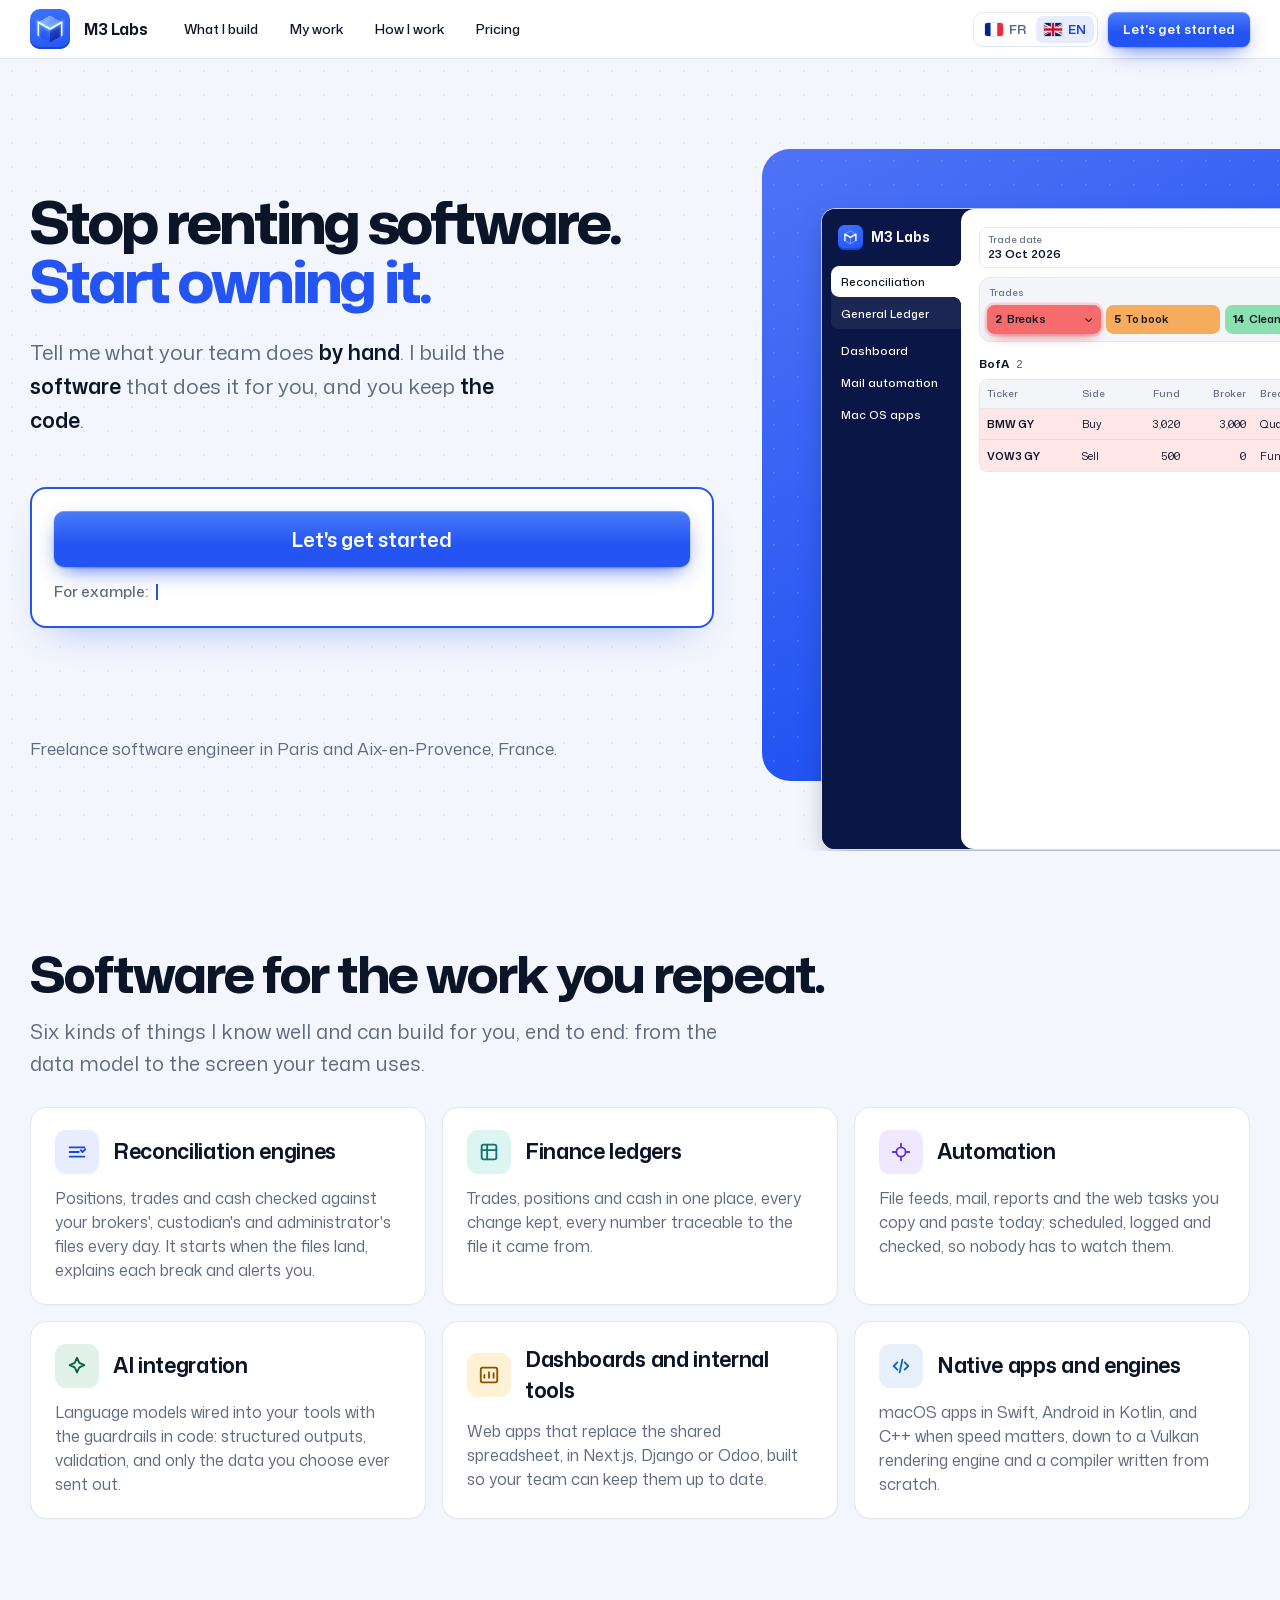
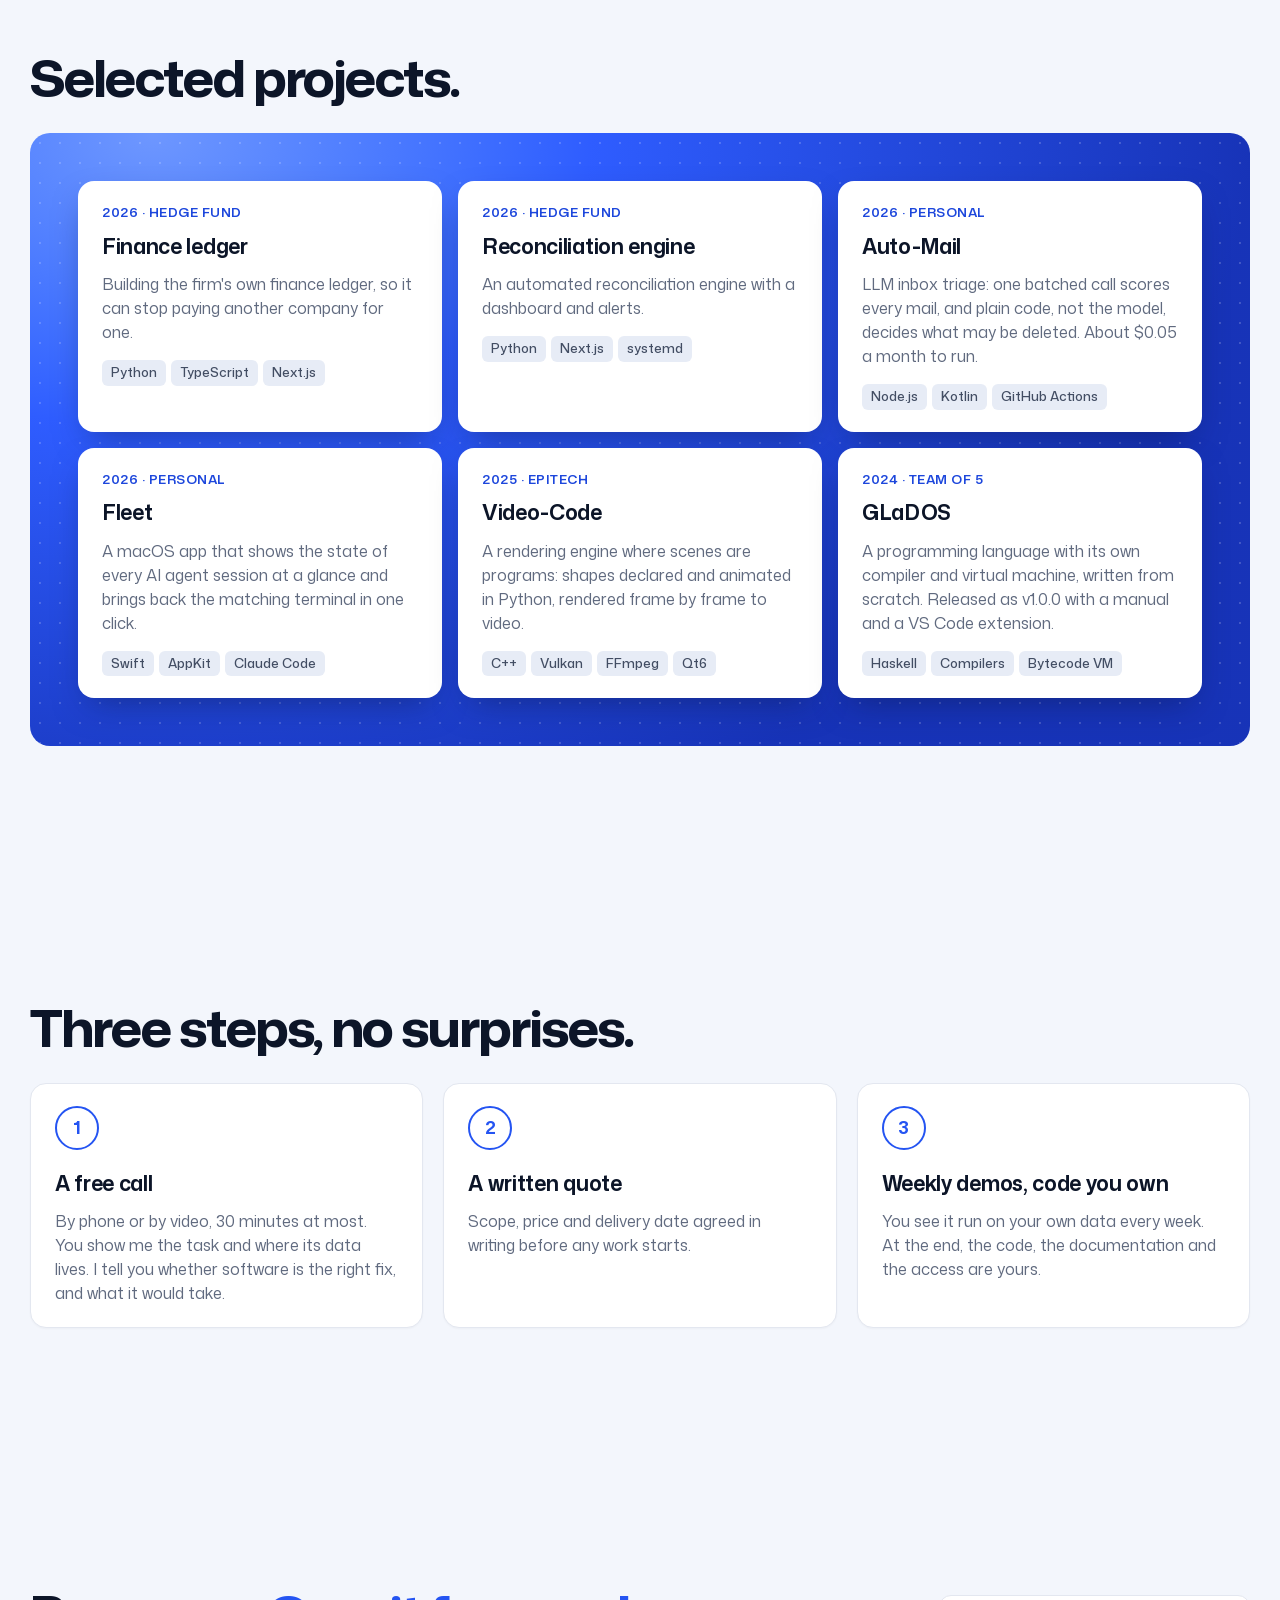
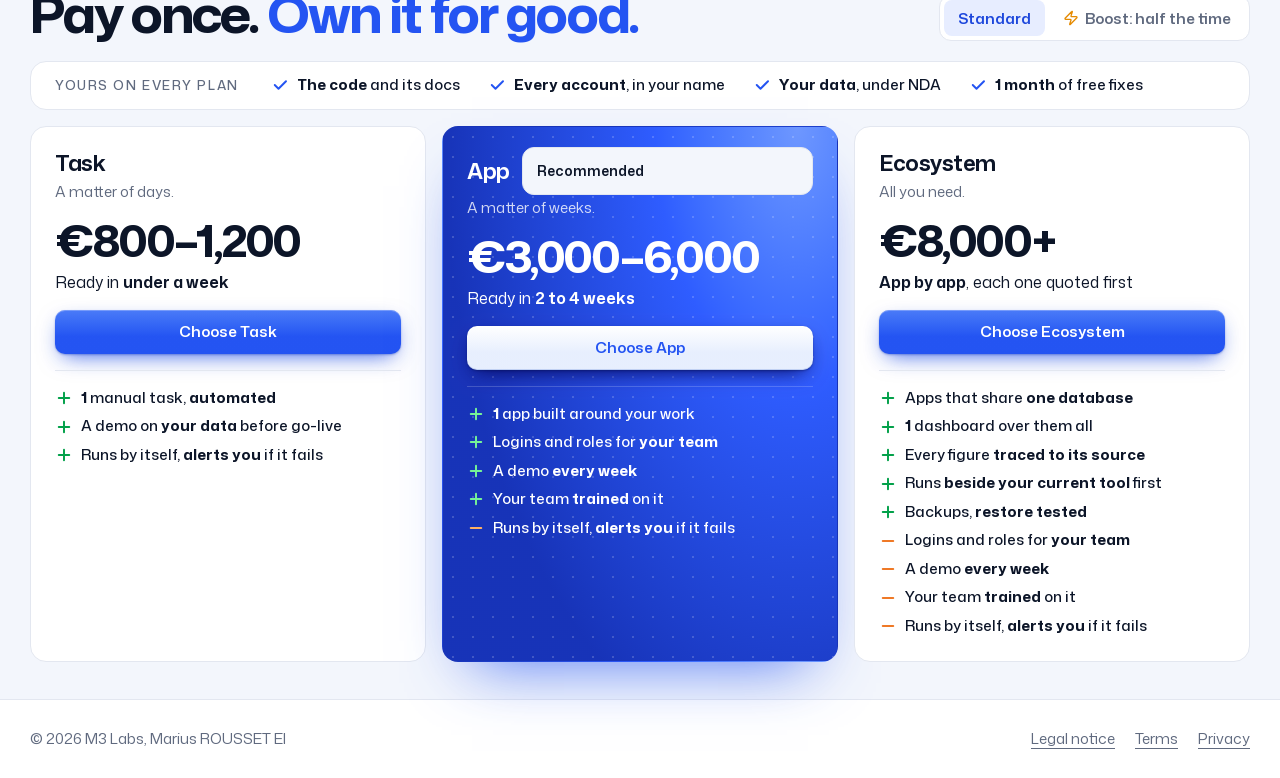
<file: index.html>
<!doctype html>
<html lang="en">
<head>
<meta charset="utf-8">
<meta name="viewport" content="width=device-width, initial-scale=1">
<title>M3 Labs | Custom software, reconciliation and automation</title>
<meta name="description" content="M3 Labs builds reconciliation engines, finance ledgers, automations and AI integrations for teams that still do it by hand. Freelance software engineer in Paris and Aix-en-Provence, France.">
<meta property="og:title" content="M3 Labs | Stop renting software. Start owning it.">
<meta property="og:description" content="Reconciliation engines, finance ledgers, automation and AI integration, built for your team.">
<meta property="og:url" content="https://m3labs.fr/">
<meta property="og:type" content="website">
<link rel="canonical" href="https://m3labs.fr/">
<link rel="icon" href="favicon.png" type="image/png">
<script type="application/ld+json">
{
  "@context": "https://schema.org",
  "@type": "ProfessionalService",
  "@id": "https://m3labs.fr/#business",
  "name": "M3 Labs",
  "url": "https://m3labs.fr/",
  "logo": "https://m3labs.fr/favicon.png",
  "description": "M3 Labs builds reconciliation engines, finance ledgers, automations and AI integrations for teams that still do it by hand. Freelance software engineer in Paris and Aix-en-Provence, France.",
  "email": "contact@m3labs.fr",
  "telephone": "+33669478754",
  "address": { "@type": "PostalAddress", "streetAddress": "8 avenue Robert Daugey", "postalCode": "13080", "addressLocality": "Aix-en-Provence", "addressCountry": "FR" },
  "areaServed": "FR",
  "founder": { "@type": "Person", "name": "Marius Rousset", "jobTitle": "Software engineer", "sameAs": ["https://www.linkedin.com/in/mariusrousset", "https://github.com/anpawo", "https://mariusrousset.com"] }
}
</script>
<link rel="preload" href="fonts/mona-sans-latin.woff2" as="font" type="font/woff2" crossorigin>
<link rel="stylesheet" href="styles.css?v=999a969">
<script>
if (!matchMedia('(prefers-reduced-motion: reduce)').matches) {
  document.documentElement.classList.add('intro-on');
  // the intro plays at the top of the page: a #section left in the address, or a reload's scroll, would play it mid-page
  if (location.hash) history.replaceState(null, '', location.pathname + location.search);
  history.scrollRestoration = 'manual';
  setTimeout(() => document.documentElement.classList.remove('intro-on'), 3000);
}
</script>
</head>
<body>
<div class="intro" aria-hidden="true">
  <div class="intro-mark"><span class="cube"><i class="t"><svg viewBox="0 0 160 160"><path d="M0 0V160H160" pathLength="1"/></svg></i><i class="l"><svg viewBox="0 0 160 160"><path d="M0 160V0H160" pathLength="1"/></svg></i><i class="f"><svg viewBox="0 0 160 160"><path d="M0 0H160V160" pathLength="1"/></svg></i><i class="b"></i><i class="r"></i></span></div>
</div>

<header class="nav">
  <div class="wrap nav-inner">
    <a class="brand" href="#top" aria-label="M3 Labs, home">
      <span class="mark" aria-hidden="true"><span class="cube"><i class="t"><svg viewBox="0 0 160 160"><path d="M0 0V160H160" pathLength="1"/></svg></i><i class="l"><svg viewBox="0 0 160 160"><path d="M0 160V0H160" pathLength="1"/></svg></i><i class="f"><svg viewBox="0 0 160 160"><path d="M0 0H160V160" pathLength="1"/></svg></i><i class="b"></i><i class="r"></i></span></span>
      M3 Labs
    </a>
    <nav class="links" aria-label="Main">
      <a href="#build">What I build</a>
      <a href="#work">My work</a>
      <a href="#process">How I work</a>
      <a href="#pricing">Pricing</a>
    </nav>
    <div class="actions">
      <div class="lang" role="group" aria-label="Language">
        <button type="button" data-lang="fr" aria-pressed="false"><svg class="flag" viewBox="0 0 3 2" preserveAspectRatio="xMidYMid slice" aria-hidden="true"><path fill="#002395" d="M0 0h1v2H0z"/><path fill="#fff" d="M1 0h1v2H1z"/><path fill="#ed2939" d="M2 0h1v2H2z"/></svg><span>FR</span></button>
        <button type="button" data-lang="en" aria-pressed="true"><svg class="flag" viewBox="0 0 60 30" preserveAspectRatio="xMidYMid slice" aria-hidden="true"><clipPath id="uk-x"><path d="M30 15h30v15zv15H0zH0V0zV0h30z"/></clipPath><path fill="#012169" d="M0 0h60v30H0z"/><path stroke="#fff" stroke-width="6" d="m0 0 60 30m0-30L0 30"/><path stroke="#c8102e" stroke-width="4" clip-path="url(#uk-x)" d="m0 0 60 30m0-30L0 30"/><path stroke="#fff" stroke-width="10" d="M30 0v30M0 15h60"/><path stroke="#c8102e" stroke-width="6" d="M30 0v30M0 15h60"/></svg><span>EN</span></button>
      </div>
      <button class="btn btn-primary aura" type="button" data-talk>Let's get started</button>
    </div>
  </div>
</header>

<main id="top">

<section class="hero">
  <div class="wrap hero-grid">
    <div class="hero-text">
      <div>
      <h1>Stop renting software.<br><span class="blue">Start owning it.</span></h1>
      <p class="lead">Tell me what your team does <strong>by hand</strong>. I build the <strong>software</strong> that does it for you, and you keep <strong>the code</strong>.</p>

      <div class="ask">
        <button class="btn btn-primary btn-wide" type="button" data-talk>Let's get started</button>
        <p class="ask-eg" aria-hidden="true"><span>For example:</span><span class="ask-idea"></span></p>
      </div>
      </div>
      <p class="fine">Freelance software engineer in Paris and Aix-en-Provence, France.</p>
    </div>

    <div class="hero-visual" aria-hidden="true">
      <div class="panel">
        <div class="app">
          <aside class="app-side">
            <div class="app-brand"><span class="logo logo-sm"><svg viewBox="10 8 44 48" fill="none" stroke="currentColor" stroke-linecap="round" stroke-linejoin="round"><path d="M14 21.5 L32 11 L50 21.5 M32 32 V53 M14 42.5 L32 53 L50 42.5" stroke-width="2.6" stroke-opacity=".45"/><path d="M14 42.5 V21.5 L32 32 L50 21.5 V42.5" stroke-width="4.6"/></svg></span>M3 Labs</div>
            <span class="app-grp"><span class="app-item on">Reconciliation</span><span class="app-item">General Ledger</span></span>
            <span class="app-item">Dashboard</span>
            <span class="app-item">Mail automation</span>
            <span class="app-item">Mac OS apps</span>
          </aside>
          <div class="app-main">
            <div class="view on">
              <span class="fld"><small>Trade date</small>23 Oct 2026</span>
              <div class="grp"><small>Trades</small><span class="tile red on"><b>2</b> Breaks</span><span class="tile orange"><b>5</b> To book</span><span class="tile green"><b>14</b> Cleaned up</span></div>
              <p class="ent">BofA <span>2</span></p>
              <table class="brk"><thead><tr><th>Ticker</th><th>Side</th><th class="r">Fund</th><th class="r">Broker</th><th>Break</th></tr></thead><tbody><tr><td>BMW GY</td><td>Buy</td><td class="r">3,020</td><td class="r">3,000</td><td>Quantity</td></tr><tr><td>VOW3 GY</td><td>Sell</td><td class="r">500</td><td class="r">0</td><td>Fund only</td></tr></tbody></table>
            </div>
            <div class="view">
              <div class="app-bar"><span class="fld"><small>Fund</small>J.P. Morgan</span><span class="fld"><small>Month</small>October 2026</span></div>
              <table class="led"><thead><tr><th>Date</th><th>Entry</th><th class="r">Amount</th><th>Source</th></tr></thead><tbody><tr><td>23 Oct</td><td>Buy ROG SW</td><td class="r">−112,480</td><td><span class="st new">Broker</span></td></tr><tr><td>23 Oct</td><td>Sell BMW GY</td><td class="r">+98,640</td><td><span class="st new">Broker</span></td></tr><tr><td>22 Oct</td><td>Dividend INGA</td><td class="r">+4,075</td><td><span class="st new">Custodian</span></td></tr><tr><td>22 Oct</td><td>Broker fee</td><td class="r">−1,250</td><td><span class="st new">Statement</span></td></tr><tr><td>21 Oct</td><td>FX forward</td><td class="r">−250,000</td><td><span class="st new">Admin</span></td></tr><tr><td>21 Oct</td><td>Subscription</td><td class="r">+500,000</td><td><span class="st new">Admin</span></td></tr><tr><td>20 Oct</td><td>Buy INGA NA</td><td class="r">−86,300</td><td><span class="st new">Broker</span></td></tr><tr><td>20 Oct</td><td>Custody fee</td><td class="r">−420</td><td><span class="st new">Statement</span></td></tr></tbody><tfoot><tr><td></td><td>Balance</td><td class="r">2,418,350</td><td></td></tr></tfoot></table>
            </div>
            <div class="view">
              <div class="app-bar"><span class="fld"><small>Firm</small>Martin &amp; Co</span><span class="fld"><small>Month</small>October 2026</span></div>
              <div class="kpis"><div><small>Clients</small><b>14</b></div><div><small>Receipts</small><b>1,126</b></div><div><small>Alerts</small><b class="red">4</b></div></div>
              <ul class="alerts">
                <li class="ko"><b>2 bank lines match no invoice</b>Dupont SARL, €1,240</li>
                <li class="warn"><b>6 receipts by mail, 2 unreadable</b>Leroy Bakery</li>
                <li class="warn"><b>VAT return due Friday</b>Garnier &amp; Fils</li>
                <li class="ok"><b>October payroll sent</b>14 clients</li>
              </ul>
            </div>
            <div class="view">
              <div class="tabs"><span class="on">For you <i>13</i></span><span>Filed <i>201</i></span></div>
              <ul class="rows mails">
                <li><span class="av">CL</span><b>Client</b><time>09:42</time><span>Fee question</span><span class="st new">Draft ready</span></li>
                <li><span class="av">AU</span><b>Auditor</b><time>09:10</time><span>Year-end audit</span><span class="st new">Draft ready</span></li>
                <li><span class="av">PB</span><b>Prime broker</b><time>08:55</time><span>Missing statement</span><span class="st warn">Chased</span></li>
                <li><span class="av">FA</span><b>Fund admin</b><time>08:30</time><span>NAV pack</span><span class="st new">Draft ready</span></li>
                <li><span class="av">EB</span><b>Exec broker</b><time>Yesterday</time><span>Trade confirm</span><span class="st ko">Break found</span></li>
              </ul>
            </div>
            <div class="view">
              <div class="tabs"><span class="on">All <i>7</i></span><span>Waiting <i>2</i></span></div>
              <ul class="rows">
                <li><b>Recon</b><span class="dot ok">Working</span><span>Ran the tests</span><time>now</time></li>
                <li><b>General Ledger</b><span class="dot ok">Working</span><span>Booked the trades</span><time>2 min</time></li>
                <li><b>Site</b><span class="dot new">Waiting</span><span>Asked a question</span><time>6 min</time></li>
                <li><b>Mail</b><span class="dot ok">Working</span><span>Sorted 40 mails</span><time>now</time></li>
                <li><b>Release</b><span class="dot new">Waiting</span><span>Built version 2.1</span><time>14 min</time></li>
                <li><b>Invoices</b><span class="dot done">Done</span><span>Chased 3 invoices</span><time>1 h</time></li>
                <li><b>Report</b><span class="dot done">Done</span><span>Sent the PDF</span><time>2 h</time></li>
              </ul>
            </div>
          </div>
        </div>
      </div>
    </div>
  </div>
</section>

<section class="section" id="build">
  <div class="wrap">
    <h2>Software for the work you repeat.</h2>
    <p class="section-lead">Six kinds of things I know well and can build for you, end to end: from the data model to the screen your team uses.</p>
    <div class="cards">
      <article class="card">
        <span class="badge b-indigo"><svg viewBox="0 0 24 24"><path d="M4 7h16M4 12h10M4 17h16"/><path d="m16 10 2 2 3-3"/></svg></span>
        <h3>Reconciliation engines</h3>
        <p>Positions, trades and cash checked against your brokers', custodian's and administrator's files every day. It starts when the files land, explains each break and alerts you.</p>
      </article>
      <article class="card">
        <span class="badge b-teal"><svg viewBox="0 0 24 24"><rect x="4" y="4" width="16" height="16" rx="2"/><path d="M4 10h16M10 4v16"/></svg></span>
        <h3>Finance ledgers</h3>
        <p>Trades, positions and cash in one place, every change kept, every number traceable to the file it came from.</p>
      </article>
      <article class="card">
        <span class="badge b-purple"><svg viewBox="0 0 24 24"><path d="M12 3v3M12 18v3M3 12h3M18 12h3"/><circle cx="12" cy="12" r="5"/></svg></span>
        <h3>Automation</h3>
        <p>File feeds, mail, reports and the web tasks you copy and paste today: scheduled, logged and checked, so nobody has to watch them.</p>
      </article>
      <article class="card">
        <span class="badge b-emerald"><svg viewBox="0 0 24 24"><path d="M12 3l2.5 5.5L20 11l-5.5 2.5L12 19l-2.5-5.5L4 11l5.5-2.5z"/></svg></span>
        <h3>AI integration</h3>
        <p>Language models wired into your tools with the guardrails in code: structured outputs, validation, and only the data you choose ever sent out.</p>
      </article>
      <article class="card">
        <span class="badge b-amber"><svg viewBox="0 0 24 24"><rect x="3" y="4" width="18" height="16" rx="2"/><path d="M7 15v-3M12 15V9M17 15v-5"/></svg></span>
        <h3>Dashboards and internal tools</h3>
        <p>Web apps that replace the shared spreadsheet, in Next.js, Django or Odoo, built so your team can keep them up to date.</p>
      </article>
      <article class="card">
        <span class="badge b-blue"><svg viewBox="0 0 24 24"><path d="m8 8-4 4 4 4M16 8l4 4-4 4M13.5 5l-3 14"/></svg></span>
        <h3>Native apps and engines</h3>
        <p>macOS apps in Swift, Android in Kotlin, and C++ when speed matters, down to a Vulkan rendering engine and a compiler written from scratch.</p>
      </article>
    </div>
  </div>
</section>

<section class="section" id="work">
  <div class="wrap">
    <h2>Selected projects.</h2>
    <div class="cards ink">
      <article class="card work">
        <p class="when">2026 · hedge fund</p>
        <h3>Finance ledger</h3>
        <p>Building the firm's own finance ledger, so it can stop paying another company for one.</p>
        <p class="stack"><span>Python</span><span>TypeScript</span><span>Next.js</span></p>
      </article>
      <article class="card work">
        <p class="when">2026 · hedge fund</p>
        <h3>Reconciliation engine</h3>
        <p>An automated reconciliation engine with a dashboard and alerts.</p>
        <p class="stack"><span>Python</span><span>Next.js</span><span>systemd</span></p>
      </article>
      <article class="card work">
        <p class="when">2026 · personal</p>
        <h3>Auto-Mail</h3>
        <p>LLM inbox triage: one batched call scores every mail, and plain code, not the model, decides what may be deleted. About $0.05 a month to run.</p>
        <p class="stack"><span>Node.js</span><span>Kotlin</span><span>GitHub Actions</span></p>
      </article>
      <article class="card work">
        <p class="when">2026 · personal</p>
        <h3>Fleet</h3>
        <p>A macOS app that shows the state of every AI agent session at a glance and brings back the matching terminal in one click.</p>
        <p class="stack"><span>Swift</span><span>AppKit</span><span>Claude Code</span></p>
      </article>
      <article class="card work">
        <p class="when">2025 · Epitech</p>
        <h3>Video-Code</h3>
        <p>A rendering engine where scenes are programs: shapes declared and animated in Python, rendered frame by frame to video.</p>
        <p class="stack"><span>C++</span><span>Vulkan</span><span>FFmpeg</span><span>Qt6</span></p>
      </article>
      <article class="card work">
        <p class="when">2024 · team of 5</p>
        <h3>GLaDOS</h3>
        <p>A programming language with its own compiler and virtual machine, written from scratch. Released as v1.0.0 with a manual and a VS Code extension.</p>
        <p class="stack"><span>Haskell</span><span>Compilers</span><span>Bytecode VM</span></p>
      </article>
    </div>
  </div>
</section>

<section class="section" id="process">
  <div class="wrap">
    <h2>Three steps, no surprises.</h2>
    <div class="steps">
      <article class="card step">
        <span class="num">1</span>
        <h3>A free call</h3>
        <p>By phone or by video, 30 minutes at most. You show me the task and where its data lives. I tell you whether software is the right fix, and what it would take.</p>
      </article>
      <article class="card step">
        <span class="num">2</span>
        <h3>A written quote</h3>
        <p>Scope, price and delivery date agreed in writing before any work starts.</p>
      </article>
      <article class="card step">
        <span class="num">3</span>
        <h3>Weekly demos, code you own</h3>
        <p>You see it run on your own data every week. At the end, the code, the documentation and the access are yours.</p>
      </article>
    </div>
  </div>
</section>

<section class="section" id="pricing">
  <div class="wrap">
    <div class="price-top">
    <h2>Pay once. <span class="blue">Own it for good.</span></h2>
    <div class="speed" role="group" aria-label="Delivery speed">
      <button type="button" aria-pressed="true">Standard</button>
      <button type="button" aria-pressed="false"><svg viewBox="0 0 24 24" aria-hidden="true"><path d="M4 14a1 1 0 0 1-.78-1.63l9.9-10.2a.5.5 0 0 1 .86.46l-1.92 6.02A1 1 0 0 0 13 10h7a1 1 0 0 1 .78 1.63l-9.9 10.2a.5.5 0 0 1-.86-.46l1.92-6.02A1 1 0 0 0 11 14z"/></svg>Boost: half the time</button>
    </div>
    </div>
    <div class="every"><h3>Yours on every plan</h3><ul><li><svg viewBox="0 0 24 24" aria-hidden="true"><path d="m5 12 5 5L20 7"/></svg><span><b>The code</b> and its docs</span></li><li><svg viewBox="0 0 24 24" aria-hidden="true"><path d="m5 12 5 5L20 7"/></svg><span><b>Every account</b>, in your name</span></li><li><svg viewBox="0 0 24 24" aria-hidden="true"><path d="m5 12 5 5L20 7"/></svg><span><b>Your data</b>, under NDA</span></li><li><svg viewBox="0 0 24 24" aria-hidden="true"><path d="m5 12 5 5L20 7"/></svg><span><b>1 month</b> of free fixes</span></li></ul></div>
    <div class="cards">
      <article class="plan">
        <div class="plan-head"><h3>Task</h3></div>
        <p class="slogan"><span class="std">A matter of days.</span><span class="fast">A matter of hours.</span></p>
        <div class="price"><p><b><span class="std">€800–1,200</span><span class="fast">€1,200–1,800</span></b></p><p>Ready in <strong><span class="std">under a week</span><span class="fast">24 to 48 hours</span></strong></p></div>
        <button class="btn btn-primary" type="button" data-talk data-plan="Task">Choose Task</button>
        <div class="feats">
          <ul><li><svg class="i-new" viewBox="0 0 24 24" aria-hidden="true"><path d="M12 5v14M5 12h14"/></svg><span><b>1</b> manual task, <b>automated</b></span></li><li><svg class="i-new" viewBox="0 0 24 24" aria-hidden="true"><path d="M12 5v14M5 12h14"/></svg><span>A demo on <b>your data</b> before go-live</span></li><li><svg class="i-new" viewBox="0 0 24 24" aria-hidden="true"><path d="M12 5v14M5 12h14"/></svg><span>Runs by itself, <b>alerts you</b> if it fails</span></li></ul>
        </div>
      </article>
      <article class="plan plan-hot">
        <div class="plan-head"><h3>App</h3><span class="pick">Recommended</span></div>
        <p class="slogan"><span class="std">A matter of weeks.</span><span class="fast">A matter of days.</span></p>
        <div class="price"><p><b><span class="std">€3,000–6,000</span><span class="fast">€4,500–9,000</span></b></p><p>Ready in <strong><span class="std">2 to 4 weeks</span><span class="fast">5 to 10 days</span></strong></p></div>
        <button class="btn" type="button" data-talk data-plan="App">Choose App</button>
        <div class="feats">
          <ul><li><svg class="i-new" viewBox="0 0 24 24" aria-hidden="true"><path d="M12 5v14M5 12h14"/></svg><span><b>1</b> app built around your work</span></li><li><svg class="i-new" viewBox="0 0 24 24" aria-hidden="true"><path d="M12 5v14M5 12h14"/></svg><span>Logins and roles for <b>your team</b></span></li><li><svg class="i-new" viewBox="0 0 24 24" aria-hidden="true"><path d="M12 5v14M5 12h14"/></svg><span>A demo <b>every week</b></span></li><li><svg class="i-new" viewBox="0 0 24 24" aria-hidden="true"><path d="M12 5v14M5 12h14"/></svg><span>Your team <b>trained</b> on it</span></li><li><svg class="i-has" viewBox="0 0 24 24" aria-hidden="true"><path d="M5 12h14"/></svg><span>Runs by itself, <b>alerts you</b> if it fails</span></li></ul>
        </div>
      </article>
      <article class="plan">
        <div class="plan-head"><h3>Ecosystem</h3></div>
        <p class="slogan">All you need.</p>
        <div class="price"><p><b>€8,000+</b></p><p><strong>App by app</strong>, each one quoted first</p></div>
        <button class="btn btn-primary" type="button" data-talk data-plan="Ecosystem">Choose Ecosystem</button>
        <div class="feats">
          <ul><li><svg class="i-new" viewBox="0 0 24 24" aria-hidden="true"><path d="M12 5v14M5 12h14"/></svg><span>Apps that share <b>one database</b></span></li><li><svg class="i-new" viewBox="0 0 24 24" aria-hidden="true"><path d="M12 5v14M5 12h14"/></svg><span><b>1</b> dashboard over them all</span></li><li><svg class="i-new" viewBox="0 0 24 24" aria-hidden="true"><path d="M12 5v14M5 12h14"/></svg><span>Every figure <b>traced to its source</b></span></li><li><svg class="i-new" viewBox="0 0 24 24" aria-hidden="true"><path d="M12 5v14M5 12h14"/></svg><span>Runs <b>beside your current tool</b> first</span></li><li><svg class="i-new" viewBox="0 0 24 24" aria-hidden="true"><path d="M12 5v14M5 12h14"/></svg><span>Backups, <b>restore tested</b></span></li><li><svg class="i-has" viewBox="0 0 24 24" aria-hidden="true"><path d="M5 12h14"/></svg><span>Logins and roles for <b>your team</b></span></li><li><svg class="i-has" viewBox="0 0 24 24" aria-hidden="true"><path d="M5 12h14"/></svg><span>A demo <b>every week</b></span></li><li><svg class="i-has" viewBox="0 0 24 24" aria-hidden="true"><path d="M5 12h14"/></svg><span>Your team <b>trained</b> on it</span></li><li><svg class="i-has" viewBox="0 0 24 24" aria-hidden="true"><path d="M5 12h14"/></svg><span>Runs by itself, <b>alerts you</b> if it fails</span></li></ul>
        </div>
      </article>
    </div>
  </div>
</section>

</main>

<footer class="foot">
  <div class="wrap foot-inner">
    <span>© 2026 M3 Labs, Marius ROUSSET EI</span>
    <span class="foot-links"><a href="legal.html">Legal notice</a> <a href="terms.html">Terms</a> <a href="privacy.html">Privacy</a></span>
  </div>
</footer>

<dialog class="talk" aria-labelledby="talk-h">
  <div class="talk-in" tabindex="-1" autofocus>
    <button class="talk-x" type="button" aria-label="Close" data-m="x"><svg viewBox="0 0 24 24" aria-hidden="true"><path d="M6 6l12 12M18 6 6 18"/></svg></button>
    <div class="pane" data-pane="start">
      <h2 id="talk-h" data-m="title">Let's talk about your project.</h2>
      <div class="reach">
        <a class="reach-row" href="https://www.linkedin.com/in/mariusrousset" target="_blank" rel="noopener" data-m="in">
          <span class="ico in"><svg class="fill" viewBox="0 0 24 24" aria-hidden="true"><path fill-rule="evenodd" d="M22.22 0H1.77C.79 0 0 .77 0 1.73v20.54C0 23.23.79 24 1.77 24h20.45c.98 0 1.78-.77 1.78-1.73V1.73C24 .77 23.2 0 22.22 0zM20.45 20.45h-3.56v-5.57c0-1.33-.02-3.04-1.85-3.04-1.85 0-2.14 1.45-2.14 2.94v5.67H9.35V9h3.41v1.56h.05c.48-.9 1.64-1.85 3.37-1.85 3.6 0 4.27 2.37 4.27 5.46v6.28zM5.34 7.43a2.06 2.06 0 1 1 0-4.13 2.06 2.06 0 0 1 0 4.13zM7.12 20.45H3.56V9h3.56v11.45z"/></svg></span>
          <span><b>Message me on LinkedIn</b></span>
          <svg class="go" viewBox="0 0 24 24" aria-hidden="true"><path d="M7 17 17 7M8 7h9v9"/></svg>
        </a>
        <button class="reach-row copy" type="button" title="Copy the address" data-m="mail">
          <span class="ico mail"><svg class="fill" viewBox="0 0 24 24" aria-hidden="true"><path fill-rule="evenodd" d="M20 4H4c-1.1 0-2 .9-2 2v12c0 1.1.9 2 2 2h16c1.1 0 2-.9 2-2V6c0-1.1-.9-2-2-2zm0 4-8 5-8-5V6l8 5 8-5v2z"/></svg></span>
          <span><b>Email me at contact@m3labs.fr</b><b hidden>Address copied</b></span>
          <svg class="go" viewBox="0 0 24 24" aria-hidden="true"><rect x="9" y="9" width="13" height="13" rx="2"/><path d="M5 15H4a2 2 0 0 1-2-2V4a2 2 0 0 1 2-2h9a2 2 0 0 1 2 2v1"/></svg>
          <svg class="go" viewBox="0 0 24 24" aria-hidden="true" hidden><path d="M20 6 9 17l-5-5"/></svg>
        </button>
        <button class="reach-row" type="button" data-book data-m="when">
          <span class="ico"><svg class="fill" viewBox="0 0 24 24" aria-hidden="true"><path d="M17 12h-5v5h5v-5zM16 1v2H8V1H6v2H5c-1.11 0-1.99.9-1.99 2L3 19c0 1.1.89 2 2 2h14c1.1 0 2-.9 2-2V5c0-1.1-.9-2-2-2h-1V1h-2zm3 18H5V8h14v11z"/></svg></span>
          <span><b>Book a call</b></span>
          <svg class="go" viewBox="0 0 24 24" aria-hidden="true"><path d="m9 18 6-6-6-6"/></svg>
        </button>
      </div>
    </div>
    <div class="pane sched" data-pane="book" hidden>
      <div class="talk-top" data-m="title">
        <button class="talk-back" type="button" aria-label="Back"><svg viewBox="0 0 24 24" aria-hidden="true"><path d="m15 18-6-6 6-6"/></svg></button>
        <h2>Book a call</h2>
      </div>
      <button class="pick" type="button" data-row="when" hidden><svg viewBox="0 0 24 24" aria-hidden="true"><rect x="3" y="4" width="18" height="18" rx="2"/><path d="M16 2v4M8 2v4M3 10h18"/></svg><span></span><svg class="chev" viewBox="0 0 24 24" aria-hidden="true"><path d="m6 9 6 6 6-6"/></svg></button>
      <div class="when" data-step="when">
        <div class="cal">
          <div class="cal-head">
            <button class="cal-prev" type="button" aria-label="Previous month"><svg viewBox="0 0 24 24" aria-hidden="true"><path d="m15 18-6-6 6-6"/></svg></button>
            <p class="cal-month"></p>
            <button class="cal-next" type="button" aria-label="Next month"><svg viewBox="0 0 24 24" aria-hidden="true"><path d="m9 18 6-6-6-6"/></svg></button>
          </div>
          <div class="cal-grid"></div>
        </div>
        <div class="day">
          <p class="day-title"><span class="slots-day"></span><small class="tz"></small></p>
          <div class="times"></div>
        </div>
        <p class="talk-state" aria-live="polite"></p>
      </div>
      <button class="pick" type="button" data-row="kind" hidden><svg data-for="voice" viewBox="0 0 24 24" aria-hidden="true"><path d="M22 16.92v3a2 2 0 0 1-2.18 2 19.8 19.8 0 0 1-8.63-3.07 19.5 19.5 0 0 1-6-6 19.8 19.8 0 0 1-3.07-8.67A2 2 0 0 1 4.11 2h3a2 2 0 0 1 2 1.72c.13.96.36 1.9.7 2.81a2 2 0 0 1-.45 2.11L8.09 9.91a16 16 0 0 0 6 6l1.27-1.27a2 2 0 0 1 2.11-.45c.91.34 1.85.57 2.81.7A2 2 0 0 1 22 16.92z"/></svg><svg data-for="video" viewBox="0 0 24 24" aria-hidden="true"><path d="m16 13 5.22 3.48a.5.5 0 0 0 .78-.42V7.87a.5.5 0 0 0-.75-.43L16 10.5"/><rect x="2" y="6" width="14" height="12" rx="2"/></svg><span></span><svg class="chev" viewBox="0 0 24 24" aria-hidden="true"><path d="m6 9 6 6 6-6"/></svg></button>
      <div data-step="kind" hidden>
        <h3>Kind of call</h3>
        <div class="opts">
          <button type="button" data-kind="voice"><svg viewBox="0 0 24 24" aria-hidden="true"><path d="M22 16.92v3a2 2 0 0 1-2.18 2 19.8 19.8 0 0 1-8.63-3.07 19.5 19.5 0 0 1-6-6 19.8 19.8 0 0 1-3.07-8.67A2 2 0 0 1 4.11 2h3a2 2 0 0 1 2 1.72c.13.96.36 1.9.7 2.81a2 2 0 0 1-.45 2.11L8.09 9.91a16 16 0 0 0 6 6l1.27-1.27a2 2 0 0 1 2.11-.45c.91.34 1.85.57 2.81.7A2 2 0 0 1 22 16.92z"/></svg><span><b>Audio</b><small>I call you</small></span></button>
          <button type="button" data-kind="video"><svg viewBox="0 0 24 24" aria-hidden="true"><path d="m16 13 5.22 3.48a.5.5 0 0 0 .78-.42V7.87a.5.5 0 0 0-.75-.43L16 10.5"/><rect x="2" y="6" width="14" height="12" rx="2"/></svg><span><b>Video</b><small>Google Meet</small></span></button>
        </div>
      </div>
      <button class="pick" type="button" data-row="len" hidden><svg viewBox="0 0 24 24" aria-hidden="true"><circle cx="12" cy="12" r="9"/><path d="M12 7v5l3 2"/></svg><span></span><svg class="chev" viewBox="0 0 24 24" aria-hidden="true"><path d="m6 9 6 6 6-6"/></svg></button>
      <div data-step="len" hidden>
        <h3>Duration</h3>
        <div class="opts">
          <button type="button" data-len="5">5 min</button>
          <button type="button" data-len="15">15 min</button>
          <button type="button" data-len="30">30 min</button>
        </div>
      </div>
      <form class="who" data-step="who" hidden>
        <div class="two">
          <label>Name<input name="name" autocomplete="name" required></label>
          <label>Email<input name="email" type="email" autocomplete="email" required></label>
        </div>
        <label class="tel">Phone<input name="phone" type="tel" autocomplete="tel" required></label>
        <label><span>What is it about? <small>Optional</small></span><textarea name="note" rows="2"></textarea></label>
        <button class="btn btn-primary" type="submit">Book this call</button>
        <p class="talk-state" aria-live="polite"></p>
      </form>
    </div>
    <div class="pane" data-pane="done" hidden>
      <h2 data-m="title">Booked.</h2>
      <p class="talk-sub done-text" data-m="done"></p>
    </div>
  </div>
</dialog>

<script src="lang.js?v=999a969"></script>
<script>
const intro = document.querySelector('.intro');
if (document.documentElement.classList.contains('intro-on')) {
  const to = document.querySelector('.nav .mark').getBoundingClientRect(), from = intro.querySelector('.intro-mark').getBoundingClientRect();
  intro.style.setProperty('--dx', to.left + to.width / 2 - (from.left + from.width / 2) + 'px');
  intro.style.setProperty('--dy', to.top + to.height / 2 - (from.top + from.height / 2) + 'px');
  intro.addEventListener('animationend', e => { if (e.animationName === 'intro-out') document.documentElement.classList.remove('intro-on', 'intro-go'); });
  document.documentElement.classList.add('intro-go');
  // the shine: one band of light crossing the turning cube left to right on screen, tilted as the buttons' is.
  // Where a face's point lands along the band's direction is linear in the face's own coordinates (A, B per px,
  // C at its centre), so on each face the band is a linear gradient, redrawn every frame from the cube's matrix
  const cube = intro.querySelector('.cube'), turn = cube.getAnimations()[0];
  const faces = { t: (X, Y, Z) => [X, Z, -80 * Y], l: (X, Y, Z) => [Z, Y, -80 * X], f: (X, Y, Z) => [X, Y, 80 * Z],
    b: (X, Y, Z) => [-X, Y, -80 * Z], r: (X, Y, Z) => [-Z, Y, 80 * X] };
  const shine = () => {
    const k = (turn.currentTime - 100) / 800;
    if (k > 1) { for (const i of cube.children) i.style.removeProperty('--shine'); return; }
    const e = k < .5 ? 4 * k ** 3 : 1 - (2 - 2 * k) ** 3 / 2, p = 380 * Math.max(0, e) - 190;
    const m = new DOMMatrix(getComputedStyle(cube).transform);
    const X = .906 * m.m11 + .423 * m.m12, Y = .906 * m.m21 + .423 * m.m22, Z = .906 * m.m31 + .423 * m.m32;
    for (const i of cube.children) {
      const [A, B, C] = faces[i.className](X, Y, Z), g = Math.hypot(A, B), t = (p - C) / g + 80 * (Math.abs(A) + Math.abs(B)) / g, h = 45 / g;
      i.style.setProperty('--shine', g < .05 ? 'none' : `linear-gradient(${Math.atan2(A, -B)}rad, transparent ${t - h}px, oklch(100% 0 0 / .55) ${t}px, transparent ${t + h}px)`);
    }
    requestAnimationFrame(shine);
  };
  shine();
}
// the sidebar's selection, and the view beside it, move on every 5 s, and to whichever item the pointer is on
const items = [...document.querySelectorAll('.app-item')], views = [...document.querySelectorAll('.view')];
let on = 0, timer;
const pick = i => { for (const l of [items, views]) { l[on].classList.remove('on'); l[i].classList.add('on'); } on = i; };
const cycle = () => { clearInterval(timer); if (!matchMedia('(prefers-reduced-motion: reduce)').matches) timer = setInterval(() => pick((on + 1) % items.length), 5000); };
items.forEach((el, i) => {
  el.addEventListener('mouseenter', () => { clearInterval(timer); pick(i); });
  el.addEventListener('mouseleave', cycle);
});
cycle();
// the example under the button types an idea, holds it, erases it and moves on; with reduced motion the first one stays.
// Each run of the loop has an id, and a newer one stops it
const ideas = [
  'Read, sort and answer my emails for me.',
  'Build me a dashboard made for my business.',
  'Create my invoices and chase the unpaid ones.',
  'Plan my week ahead in my calendar.',
  'Track my spending and prep my books for the accountant.',
  'Sort my photos into albums for me.',
];
const idea = document.querySelector('.ask-idea'), still = matchMedia('(prefers-reduced-motion: reduce)').matches;
const wait = ms => new Promise(r => setTimeout(r, ms));
let shown = 0, run = 0;
const play = async (id, n) => {
  for (;; n = (n + 1) % ideas.length) {
    if (id !== run) return;
    shown = n;
    for (const c of t(ideas[n])) { if (id !== run) return; idea.textContent += c; await wait(45); }
    await wait(2000);
    while (idea.textContent) { if (id !== run) return; idea.textContent = idea.textContent.slice(0, -1); await wait(18); }
    await wait(400);
  }
};
if (still) idea.textContent = t(ideas[0]);
else wait(document.documentElement.classList.contains('intro-on') ? 3000 : 0).then(() => run || play(0, 0));
// a change of language types the idea on the line again, in the new one
document.addEventListener('langchange', () => {
  run++;
  if (still) idea.textContent = t(ideas[shown]);
  else { idea.textContent = ''; play(run, shown); }
});
// Boost shows each plan's prices and delays at half the time; the cards hold both and CSS shows one
const speed = [...document.querySelectorAll('.speed button')];
speed.forEach((el, i) => el.addEventListener('click', () => {
  speed.forEach(b => b.setAttribute('aria-pressed', b === el));
  document.getElementById('pricing').classList.toggle('boost', i === 1);
}));
// the contact popup, opened by the Let's get started buttons and the plans'. Book a call opens the booking on Marius's
// free times, which API, the Apps Script web app of booking/, gives and books; while it is empty the button opens his
// Google Calendar booking page instead
const API = 'https://script.google.com/macros/s/AKfycbyW7du4pNVJjG3nECt9Dj5oiOE5KbTq-iaqpHCTQD8r1KRCUfmWOF6qvkF_H2I9Q7o/exec', CAL = 'https://calendar.app.google/a1ZZEqtDEEhwA8Tp7';
const talk = document.querySelector('.talk'), panes = [...talk.querySelectorAll('.pane')], sched = talk.querySelector('.sched');
const state = sched.querySelector('[data-step="when"] .talk-state'), wstate = sched.querySelector('.who .talk-state');
const grid = talk.querySelector('.cal-grid'), times = talk.querySelector('.times'), prev = talk.querySelector('.cal-prev'), next = talk.querySelector('.cal-next');
const who = talk.querySelector('.who'), field = n => who.querySelector(`[name=${n}]`);
const rows = Object.fromEntries([...sched.querySelectorAll('[data-row]')].map(r => [r.dataset.row, r]));
const msg = (en, fr) => lang === 'fr' ? fr : en, loc = () => lang === 'fr' ? 'fr-FR' : 'en-GB';
const post = body => fetch(API, { method: 'POST', body: JSON.stringify(body) }).then(r => r.json());
let plan = '', kind = '', len = 0, day = '', at = 0, free = [], cur = 'when';
// every length's free times in one call, asked for as the popup opens, so they are in by the time Book a call is
// clicked (the web app takes one to five seconds), and again once five minutes old. Not before the popup opens: the
// privacy page says Google gets the visitor's IP address when the popup asks. slots is undefined until the first
// answer, null when it failed
let slots, asking, asked = 0;
const ask = () => {
  if (!asking || Date.now() - asked > 3e5) {
    asked = Date.now();
    if (slots === null) slots = undefined;
    asking = fetch(API).then(r => r.json()).then(r => { if (!r.slots) throw r; slots = r.slots; }).catch(() => { slots = null; asking = null; });
  }
  return asking;
};
const show = name => { for (const p of panes) p.hidden = p.dataset.pane !== name; talk.classList.toggle('wide', name === 'book'); };
const dkey = d => d.toLocaleDateString('en-CA'), long = { weekday: 'long', day: 'numeric', month: 'long' }, hm = { hour: '2-digit', minute: '2-digit' };
// the steps in order: the day and time, the kind of call, its length, then the visitor's details. Each one chosen
// shrinks to a row at the top, which opens it again in its place; the open step is the row clicked, else the first not
// chosen yet
const chosen = { when: () => at, kind: () => kind, len: () => len };
// a change of pane or step morphs instead of jumping: the popup's box goes from its old size and place to its new one,
// and each block (a step and its row, Book a call and the day step, the titles) moves and changes shape from where it was
// to where it lands, over a fading copy of what it was; a block with no counterpart fades. Not a view transition: in WebKit
// the modal popup and its backdrop vanish while one runs
const ease = { duration: 380, easing: 'cubic-bezier(.2, .8, .2, 1)' };
const blocks = () => new Map([...talk.querySelectorAll('[data-m], [data-row], [data-step]')].filter(e => !e.closest('.ghosts') && e.getClientRects().length)
  .map(e => [e.dataset.m || e.dataset.row || e.dataset.step, e]));
const morph = change => {
  if (still || !talk.open) return change();
  const inner = talk.firstElementChild, clip = (w, h) => `inset(0 ${Math.max(0, w)}px ${Math.max(0, h)}px 0 round 12px)`;
  const place = (e, box) => { const r = e.getBoundingClientRect(); return { x: r.left - box.left, y: r.top - box.top, w: r.width, h: r.height }; };
  const box0 = talk.getBoundingClientRect(), before = blocks(), from = new Map([...before].map(([k, e]) => [k, place(e, box0)]));
  const copies = new Map([...before].map(([k, e]) => [k, e.cloneNode(true)]));
  for (const a of talk.getAnimations({ subtree: true })) a.cancel();
  talk.querySelector('.ghosts')?.remove();
  inner.style.width = '';
  change();
  const box1 = talk.getBoundingClientRect(), after = blocks(), to = new Map([...after].map(([k, e]) => [k, place(e, box1)]));
  // the new content keeps its final width while the box grows or shrinks around it
  inner.style.width = box1.width + 'px';
  talk.style.overflow = 'hidden';
  const layer = Object.assign(document.createElement('div'), { className: 'ghosts sched', inert: true });
  inner.append(layer);
  for (const [k, a] of from) {
    if (after.get(k) === before.get(k)) continue;
    const g = copies.get(k), b = to.get(k);
    g.removeAttribute('id');
    Object.assign(g.style, { position: 'absolute', left: a.x + 'px', top: a.y + 'px', width: a.w + 'px', margin: 0 });
    layer.append(g);
    g.animate({ opacity: [1, 0] }, { duration: 180, fill: 'forwards' });
    if (b) g.animate({ transform: ['none', `translate(${b.x - a.x}px, ${b.y - a.y}px)`], clipPath: [clip(0, 0), clip(a.w - b.w, a.h - b.h)] }, ease);
  }
  for (const [k, e] of after) {
    const a = from.get(k), b = to.get(k);
    if (e !== before.get(k)) e.animate({ opacity: [0, 1] }, { delay: 90, duration: 290, easing: 'ease-out', fill: 'backwards' });
    if (!a || a.x === b.x && a.y === b.y && a.w === b.w && a.h === b.h) continue;
    e.animate({ transform: [`translate(${a.x - b.x}px, ${a.y - b.y}px)`, 'none'] }, ease);
    if (a.w !== b.w || a.h !== b.h) e.animate({ clipPath: [clip(b.w - a.w, b.h - a.h), clip(0, 0)] }, ease);
  }
  talk.animate({ width: [box0.width + 'px', box1.width + 'px'], height: [box0.height + 'px', box1.height + 'px'],
    marginTop: [box0.top + 'px', box1.top + 'px'], marginBottom: ['auto', 'auto'] }, ease)
    .onfinish = () => { inner.style.width = talk.style.overflow = ''; layer.remove(); };
};
const go = name => {
  const d = new Date(at);
  cur = name || Object.keys(chosen).find(s => !chosen[s]()) || 'who';
  for (const s of sched.querySelectorAll('[data-step]')) s.hidden = s.dataset.step !== cur;
  for (const [s, r] of Object.entries(rows)) r.hidden = s === cur || !chosen[s]();
  rows.when.querySelector('span').textContent = `${d.toLocaleDateString(loc(), long)}, ${d.toLocaleTimeString(loc(), hm)}`;
  rows.kind.querySelector('span').textContent = kind === 'voice' ? msg('Audio call, I call you', 'Appel audio, je vous appelle') : msg('Video call on Google Meet', 'Appel vidéo sur Google Meet');
  for (const i of rows.kind.querySelectorAll('[data-for]')) i.toggleAttribute('hidden', i.dataset.for !== kind); // an svg has no hidden property
  rows.len.querySelector('span').textContent = `${len} min`;
  for (const b of sched.querySelectorAll('[data-kind]')) b.setAttribute('aria-pressed', b.dataset.kind === kind);
  // a time free for a short call may not be for a longer one
  for (const b of sched.querySelectorAll('[data-len]')) { b.setAttribute('aria-pressed', +b.dataset.len === len); b.disabled = !slots?.[b.dataset.len]?.includes(at); }
  field('phone').closest('label').hidden = field('phone').disabled = kind !== 'voice';
  if (cur === 'when') render();
  if (cur === 'who') { wstate.textContent = ''; if (!field('name').value) field('name').focus(); }
};
for (const el of document.querySelectorAll('[data-talk]')) el.addEventListener('click', e => {
  e.preventDefault();
  if (el.dataset.plan) plan = el.dataset.plan;
  ask();
  show('start');
  if (!talk.open) talk.showModal();
});
talk.querySelector('.talk-x').addEventListener('click', () => talk.close());
talk.addEventListener('click', e => { if (e.target === talk) talk.close(); });
sched.querySelector('.talk-back').addEventListener('click', () => morph(() => show('start')));
// the svgs have no hidden property, so the attribute is toggled
const copy = talk.querySelector('.copy'), [label, done, icon, tick] = copy.querySelectorAll('b, .go');
const copied = on => { for (const el of [label, icon]) el.toggleAttribute('hidden', on); for (const el of [done, tick]) el.toggleAttribute('hidden', !on); };
copy.addEventListener('click', () => navigator.clipboard?.writeText('contact@m3labs.fr').then(() => {
  copied(true);
  setTimeout(() => copied(false), 1500);
}));
talk.querySelector('[data-book]').addEventListener('click', () => {
  if (!API) return void open(CAL, '_blank', 'noopener');
  morph(() => { go(); show('book'); });
  ask().then(() => { if (cur === 'when') morph(render); });
});
for (const [s, r] of Object.entries(rows)) r.addEventListener('click', () => morph(() => go(s)));
for (const b of sched.querySelectorAll('[data-kind]')) b.addEventListener('click', () => morph(() => { kind = b.dataset.kind; go(); }));
for (const b of sched.querySelectorAll('[data-len]')) b.addEventListener('click', () => morph(() => { len = +b.dataset.len; go(); }));
// the visitor's own time zone, which the times are shown in: "GMT+1", "UTC+1" in French
const zone = () => new Intl.DateTimeFormat(loc(), { timeZoneName: 'shortOffset' }).formatToParts(new Date(day + 'T12:00')).find(p => p.type === 'timeZoneName').value;
// the month of the picked day, its free days lit, and that day's times beside it; the arrows go to the first free day of
// the month before or after. The 5-minute times hold every longer call's, whose lengths the next steps check
const render = keep => {
  const days = new Map();
  for (const ms of slots?.[5] || []) { const k = dkey(new Date(ms)); days.set(k, [...days.get(k) || [], ms]); }
  free = [...days.keys()];
  if (!days.has(day)) day = free[0] || '';
  const shown = day ? new Date(day + 'T12:00') : new Date(), y = shown.getFullYear(), m = shown.getMonth(), month = day.slice(0, 7), today = dkey(new Date());
  prev.disabled = !free.some(k => k.slice(0, 7) < month);
  next.disabled = !free.some(k => k.slice(0, 7) > month);
  talk.querySelector('.cal-month').textContent = shown.toLocaleDateString(loc(), { month: 'long', year: 'numeric' });
  grid.replaceChildren(
    ...Array.from({ length: 7 }, (_, i) => Object.assign(document.createElement('small'), { textContent: new Date(2026, 0, 5 + i).toLocaleDateString(loc(), { weekday: 'short' }) })),
    ...Array.from({ length: (new Date(y, m, 1).getDay() + 6) % 7 }, () => document.createElement('span')),
    ...Array.from({ length: new Date(y, m + 1, 0).getDate() }, (_, i) => {
      const d = new Date(y, m, i + 1, 12), k = dkey(d), b = Object.assign(document.createElement('button'), { type: 'button', textContent: i + 1, disabled: !days.has(k) });
      b.classList.toggle('today', k === today);
      b.setAttribute('aria-pressed', k === day);
      b.setAttribute('aria-label', d.toLocaleDateString(loc(), long));
      b.addEventListener('click', () => { day = k; render(true); });
      return b;
    }));
  if (keep) grid.querySelector('[aria-pressed="true"]').focus();
  talk.querySelector('.slots-day').textContent = day && shown.toLocaleDateString(loc(), long);
  talk.querySelector('.tz').textContent = day && zone();
  times.replaceChildren(...(days.get(day) || []).map(ms => {
    const b = Object.assign(document.createElement('button'), { type: 'button', textContent: new Date(ms).toLocaleTimeString(loc(), hm) });
    b.setAttribute('aria-pressed', ms === at);
    b.addEventListener('click', () => morph(() => { at = ms; if (len && !slots[len].includes(at)) len = 0; go(); }));
    return b;
  }));
  state.textContent = slots === undefined ? msg('Loading the free times…', 'Chargement des créneaux libres…')
    : !slots ? msg('The free times did not load. Write to me at contact@m3labs.fr.', 'Les créneaux n’ont pas pu charger. Écrivez-moi à contact@m3labs.fr.')
    : !days.size ? msg('No free time in the next two weeks. Write to me at contact@m3labs.fr.', 'Aucun créneau libre dans les deux semaines. Écrivez-moi à contact@m3labs.fr.') : '';
};
prev.addEventListener('click', () => { day = free.find(k => k.slice(0, 7) < day.slice(0, 7)); render(true); });
next.addEventListener('click', () => { day = free.find(k => k.slice(0, 7) > day.slice(0, 7)); render(true); });
who.addEventListener('submit', async e => {
  e.preventDefault();
  const f = Object.fromEntries(new FormData(who)), when = at, button = who.querySelector('[type=submit]');
  button.disabled = true;
  wstate.textContent = msg('Booking…', 'Réservation…');
  const r = await post({ ...f, kind, len, at, plan, lang }).catch(() => ({ error: 'network' }));
  button.disabled = false;
  wstate.textContent = '';
  if (r.ok) {
    const w = new Date(when).toLocaleString(loc(), { ...long, hour: '2-digit', minute: '2-digit' });
    talk.querySelector('.done-text').textContent = kind === 'voice'
      ? msg(`${w}, ${len} minutes: I call you at ${f.phone}. The invite is on its way to ${f.email}.`, `${w}, ${len} minutes : je vous appelle au ${f.phone}. L’invitation part à ${f.email}.`)
      : msg(`${w}, ${len} minutes on Google Meet. The invite, with the link, is on its way to ${f.email}.`, `${w}, ${len} minutes sur Google Meet. L’invitation, avec le lien, part à ${f.email}.`);
    asking = null;
    at = len = 0;
    kind = '';
    return morph(() => show('done'));
  }
  if (r.error === 'taken') {
    asking = null;
    at = 0;
    morph(() => go());
    await ask();
    render();
    return state.textContent = msg('That time was just taken. Pick another one.', 'Ce créneau vient d’être pris. Choisissez-en un autre.');
  }
  wstate.textContent = r.error === 'fields' ? msg('Check the name, the email and the phone number.', 'Vérifiez le nom, l’email et le numéro.')
    : r.error === 'full' ? msg('My calendar is full for now. Write to me at contact@m3labs.fr.', 'Mon agenda est plein pour l’instant. Écrivez-moi à contact@m3labs.fr.')
    : msg('The booking did not go through. Write to me at contact@m3labs.fr.', 'La réservation n’a pas abouti. Écrivez-moi à contact@m3labs.fr.');
});
document.addEventListener('langchange', () => {
  if (talk.open && !sched.hidden) go(cur);
});
// findmylead.fr's trial button: the header's button rings on load, and again after each jump to a part of the page
const cta = document.querySelector('.nav .aura');
for (const a of document.querySelectorAll('.nav a[href^="#"]')) a.addEventListener('click', () => {
  cta.classList.remove('aura');
  void cta.offsetWidth;
  cta.classList.add('aura');
});
</script>
</body>
</html>
</file>
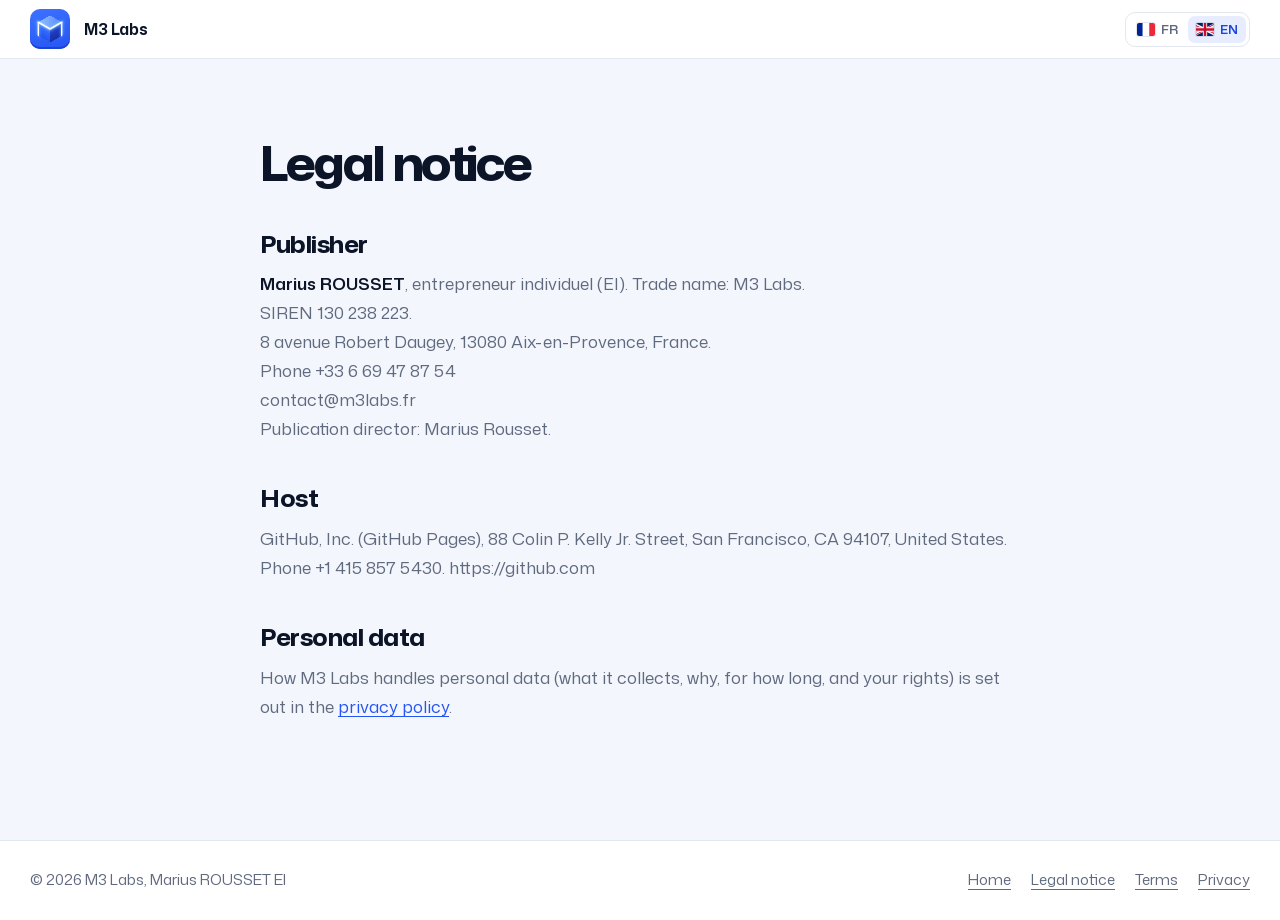
<file: legal.html>
<!doctype html>
<html lang="en">
<head>
<meta charset="utf-8">
<meta name="viewport" content="width=device-width, initial-scale=1">
<title>Legal notice | M3 Labs</title>
<link rel="canonical" href="https://m3labs.fr/legal.html">
<link rel="icon" href="favicon.png" type="image/png">
<link rel="stylesheet" href="styles.css?v=999a969">
</head>
<body>
<header class="nav">
  <div class="wrap nav-inner">
    <a class="brand" href="./" aria-label="M3 Labs, home">
      <span class="mark" aria-hidden="true"><span class="cube"><i class="t"><svg viewBox="0 0 160 160"><path d="M0 0V160H160" pathLength="1"/></svg></i><i class="l"><svg viewBox="0 0 160 160"><path d="M0 160V0H160" pathLength="1"/></svg></i><i class="f"><svg viewBox="0 0 160 160"><path d="M0 0H160V160" pathLength="1"/></svg></i><i class="b"></i><i class="r"></i></span></span>
      M3 Labs
    </a>
    <div class="actions">
      <div class="lang" role="group" aria-label="Language">
        <button type="button" data-lang="fr" aria-pressed="false"><svg class="flag" viewBox="0 0 3 2" preserveAspectRatio="xMidYMid slice" aria-hidden="true"><path fill="#002395" d="M0 0h1v2H0z"/><path fill="#fff" d="M1 0h1v2H1z"/><path fill="#ed2939" d="M2 0h1v2H2z"/></svg><span>FR</span></button>
        <button type="button" data-lang="en" aria-pressed="true"><svg class="flag" viewBox="0 0 60 30" preserveAspectRatio="xMidYMid slice" aria-hidden="true"><clipPath id="uk-x"><path d="M30 15h30v15zv15H0zH0V0zV0h30z"/></clipPath><path fill="#012169" d="M0 0h60v30H0z"/><path stroke="#fff" stroke-width="6" d="m0 0 60 30m0-30L0 30"/><path stroke="#c8102e" stroke-width="4" clip-path="url(#uk-x)" d="m0 0 60 30m0-30L0 30"/><path stroke="#fff" stroke-width="10" d="M30 0v30M0 15h60"/><path stroke="#c8102e" stroke-width="6" d="M30 0v30M0 15h60"/></svg><span>EN</span></button>
      </div>
    </div>
  </div>
</header>
<main class="legal">
  <div class="wrap">
    <h1>Legal notice</h1>

    <h2>Publisher</h2>
    <p><strong>Marius ROUSSET</strong>, entrepreneur individuel (EI). Trade name: M3 Labs.<br>
    SIREN 130 238 223.<br>
    8 avenue Robert Daugey, 13080 Aix-en-Provence, France.<br>
    Phone +33 6 69 47 87 54<br>
    contact@m3labs.fr<br>
    Publication director: Marius Rousset.</p>

    <h2>Host</h2>
    <p>GitHub, Inc. (GitHub Pages), 88 Colin P. Kelly Jr. Street, San Francisco, CA 94107, United States. Phone +1 415 857 5430. https://github.com</p>

    <h2>Personal data</h2>
    <p>How M3 Labs handles personal data (what it collects, why, for how long, and your rights) is set out in the <a href="privacy.html">privacy policy</a>.</p>
  </div>
</main>
<footer class="foot">
  <div class="wrap foot-inner">
    <span>© 2026 M3 Labs, Marius ROUSSET EI</span>
    <span class="foot-links"><a href="./">Home</a> <a href="legal.html">Legal notice</a> <a href="terms.html">Terms</a> <a href="privacy.html">Privacy</a></span>
  </div>
</footer>
<script src="lang.js?v=999a969"></script>
</body>
</html>
</file>
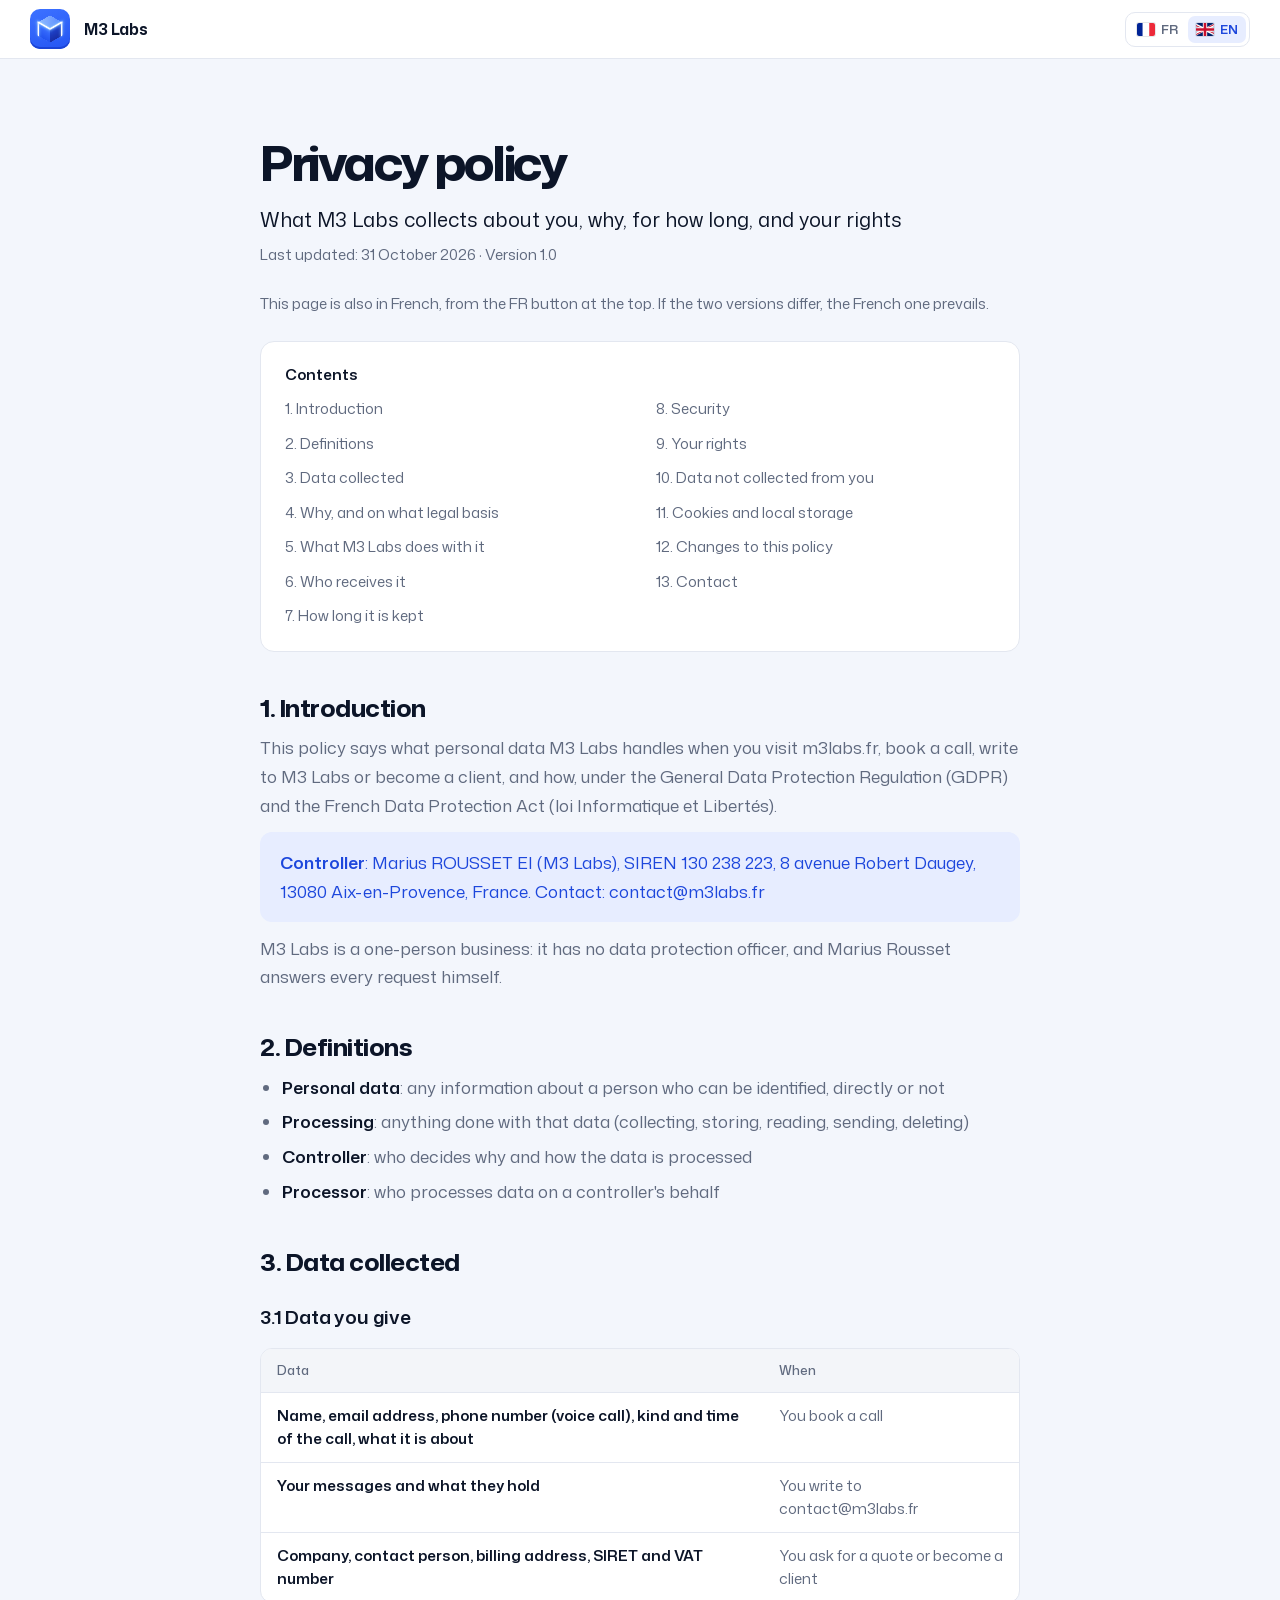
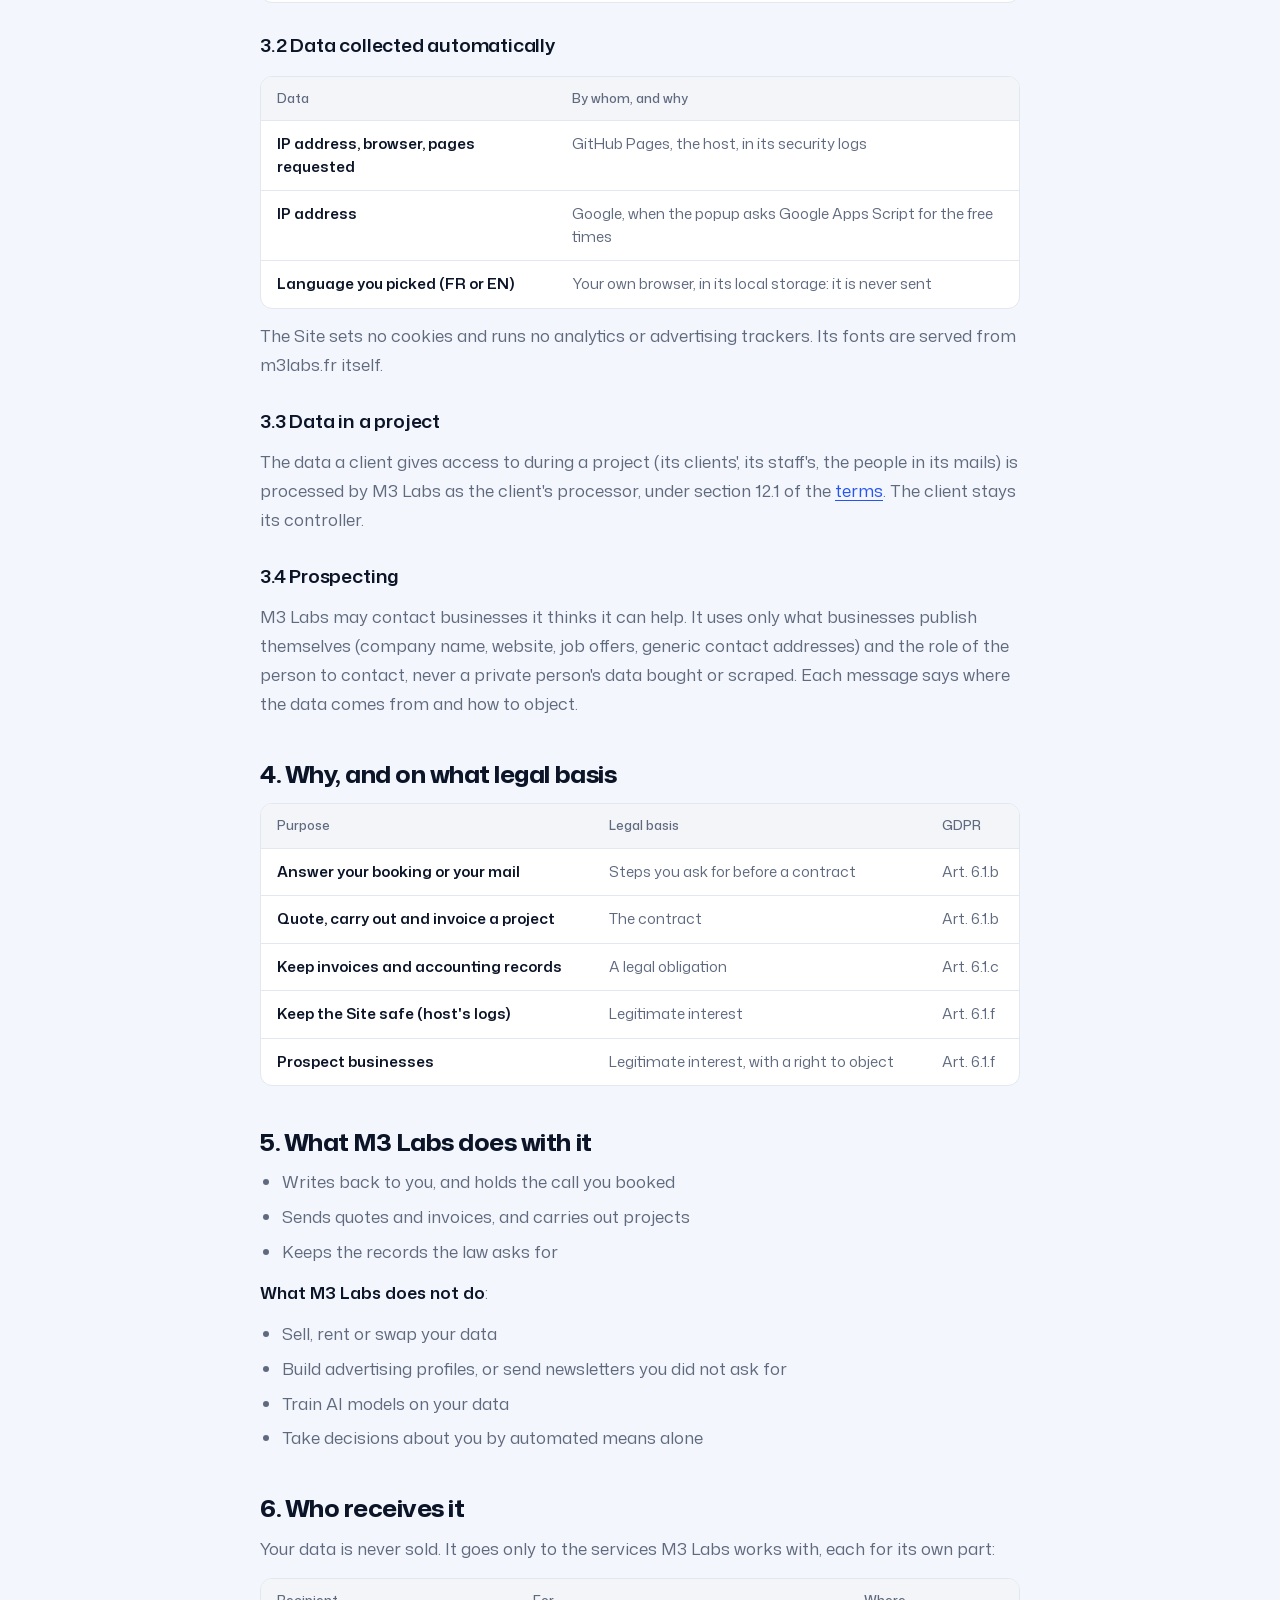
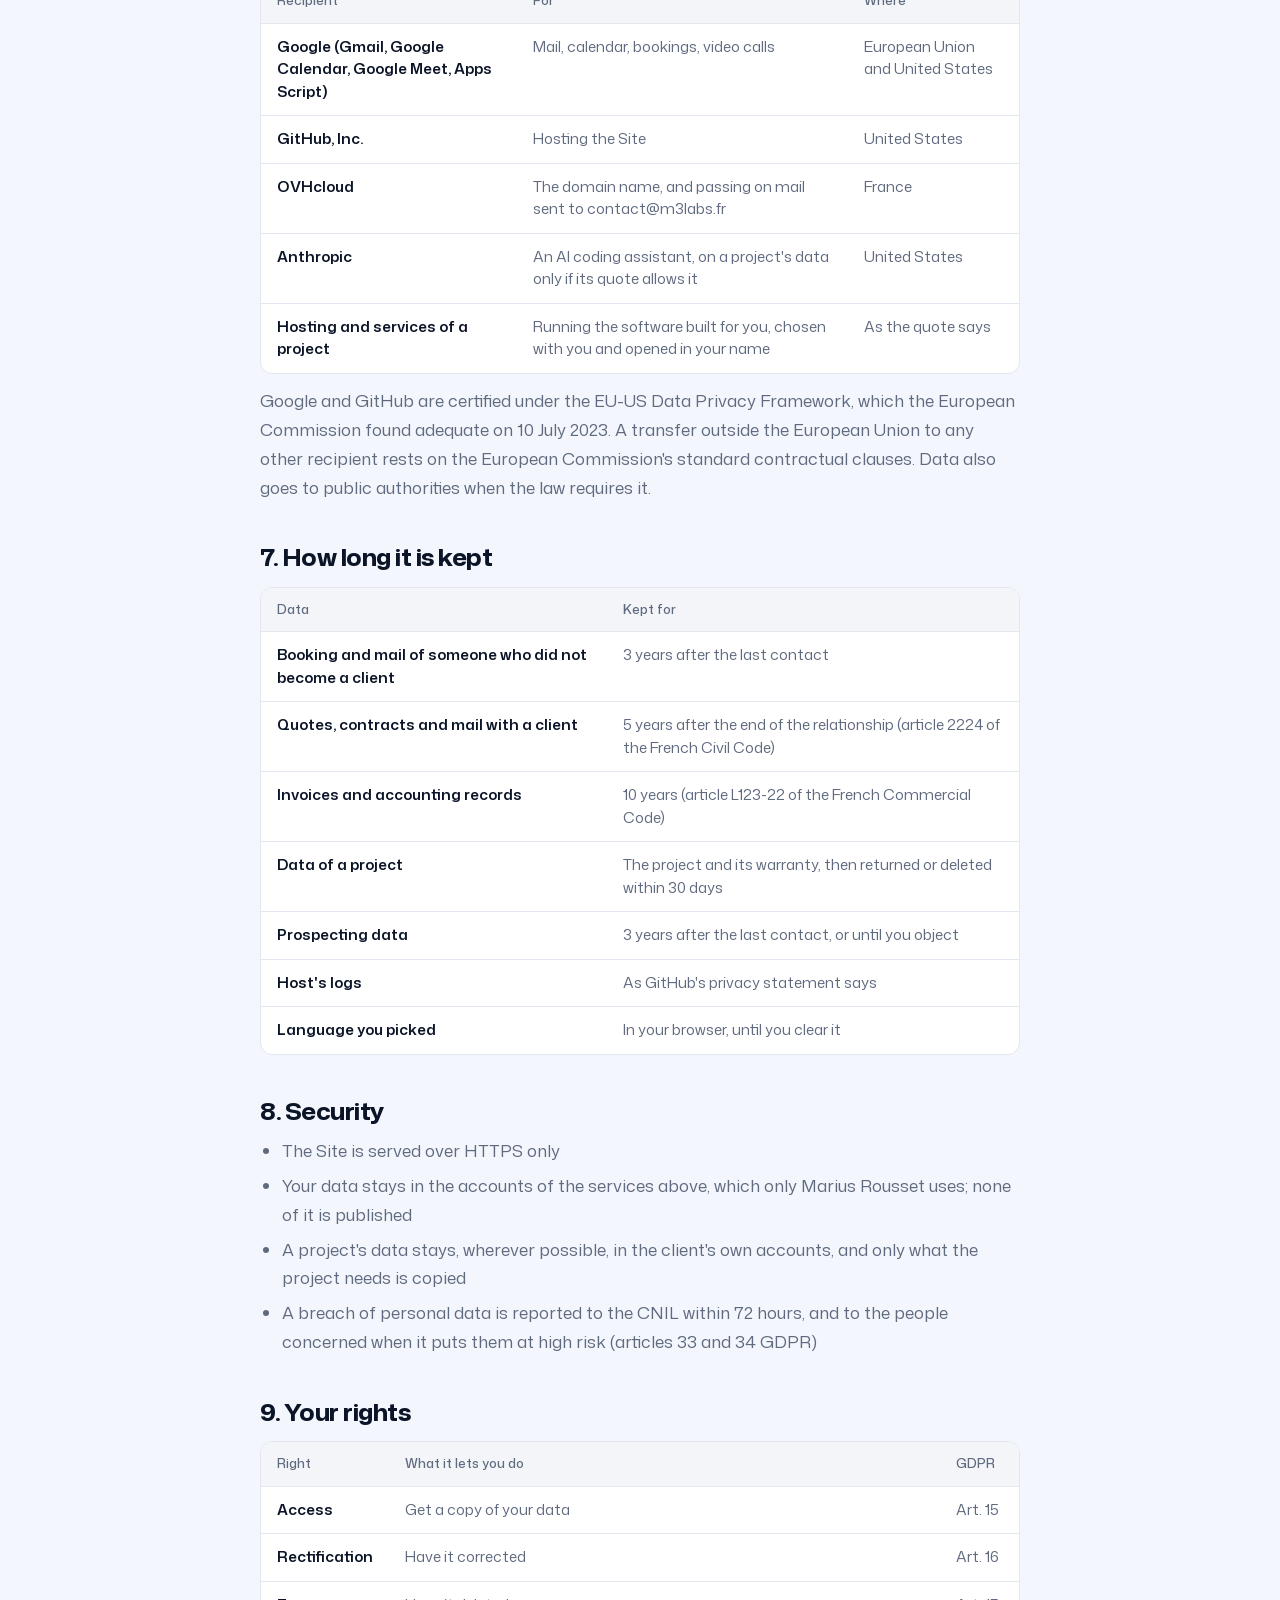
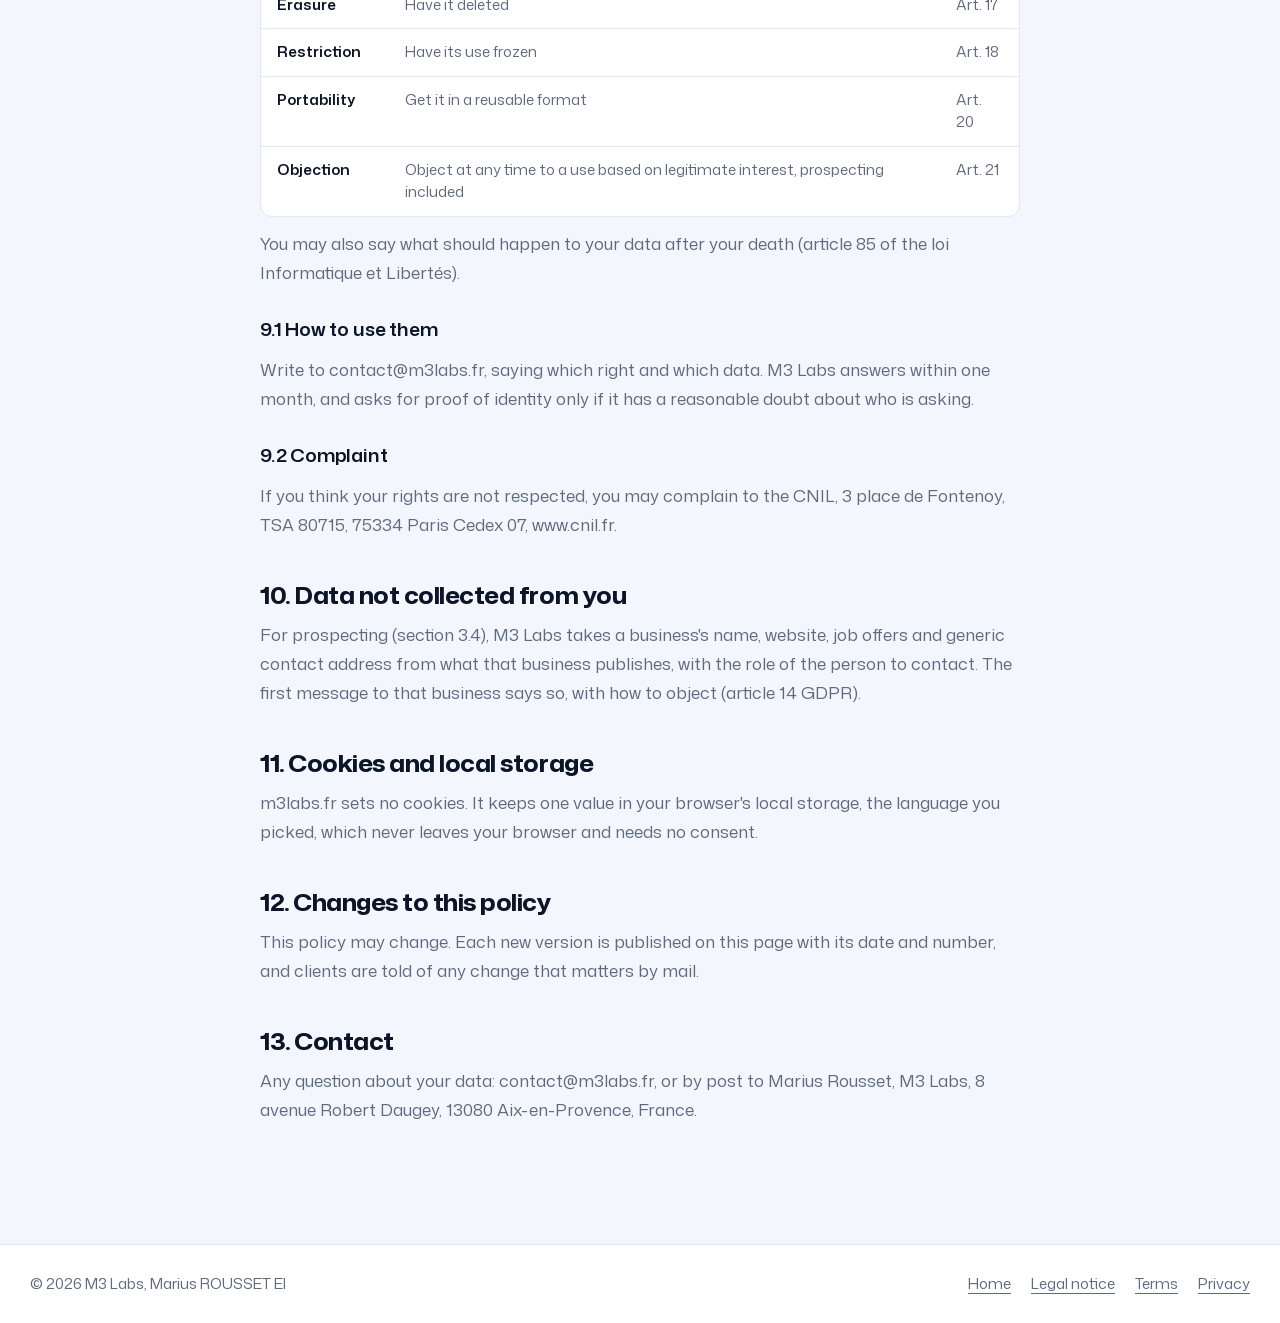
<file: privacy.html>
<!doctype html>
<html lang="en">
<head>
<meta charset="utf-8">
<meta name="viewport" content="width=device-width, initial-scale=1">
<title>Privacy policy | M3 Labs</title>
<link rel="canonical" href="https://m3labs.fr/privacy.html">
<link rel="icon" href="favicon.png" type="image/png">
<link rel="stylesheet" href="styles.css?v=999a969">
</head>
<body>
<header class="nav">
  <div class="wrap nav-inner">
    <a class="brand" href="./" aria-label="M3 Labs, home">
      <span class="mark" aria-hidden="true"><span class="cube"><i class="t"><svg viewBox="0 0 160 160"><path d="M0 0V160H160" pathLength="1"/></svg></i><i class="l"><svg viewBox="0 0 160 160"><path d="M0 160V0H160" pathLength="1"/></svg></i><i class="f"><svg viewBox="0 0 160 160"><path d="M0 0H160V160" pathLength="1"/></svg></i><i class="b"></i><i class="r"></i></span></span>
      M3 Labs
    </a>
    <div class="actions">
      <div class="lang" role="group" aria-label="Language">
        <button type="button" data-lang="fr" aria-pressed="false"><svg class="flag" viewBox="0 0 3 2" preserveAspectRatio="xMidYMid slice" aria-hidden="true"><path fill="#002395" d="M0 0h1v2H0z"/><path fill="#fff" d="M1 0h1v2H1z"/><path fill="#ed2939" d="M2 0h1v2H2z"/></svg><span>FR</span></button>
        <button type="button" data-lang="en" aria-pressed="true"><svg class="flag" viewBox="0 0 60 30" preserveAspectRatio="xMidYMid slice" aria-hidden="true"><clipPath id="uk-x"><path d="M30 15h30v15zv15H0zH0V0zV0h30z"/></clipPath><path fill="#012169" d="M0 0h60v30H0z"/><path stroke="#fff" stroke-width="6" d="m0 0 60 30m0-30L0 30"/><path stroke="#c8102e" stroke-width="4" clip-path="url(#uk-x)" d="m0 0 60 30m0-30L0 30"/><path stroke="#fff" stroke-width="10" d="M30 0v30M0 15h60"/><path stroke="#c8102e" stroke-width="6" d="M30 0v30M0 15h60"/></svg><span>EN</span></button>
      </div>
    </div>
  </div>
</header>
<main class="legal">
  <div class="wrap">
    <h1>Privacy policy</h1>
    <p class="legal-sub">What M3 Labs collects about you, why, for how long, and your rights</p>
    <p class="legal-meta">Last updated: 31 October 2026 · Version 1.0</p>
    <p class="legal-note">This page is also in French, from the FR button at the top. If the two versions differ, the French one prevails.</p>
    <nav class="toc" aria-label="Contents"><p>Contents</p><ol><li><a href="#intro">1. Introduction</a></li><li><a href="#definitions">2. Definitions</a></li><li><a href="#collected">3. Data collected</a></li><li><a href="#bases">4. Why, and on what legal basis</a></li><li><a href="#use">5. What M3 Labs does with it</a></li><li><a href="#sharing">6. Who receives it</a></li><li><a href="#retention">7. How long it is kept</a></li><li><a href="#security">8. Security</a></li><li><a href="#rights">9. Your rights</a></li><li><a href="#indirect">10. Data not collected from you</a></li><li><a href="#cookies">11. Cookies and local storage</a></li><li><a href="#changes">12. Changes to this policy</a></li><li><a href="#contact">13. Contact</a></li></ol></nav>

    <h2 id="intro">1. Introduction</h2>
    <p>This policy says what personal data M3 Labs handles when you visit m3labs.fr, book a call, write to M3 Labs or become a client, and how, under the General Data Protection Regulation (GDPR) and the French Data Protection Act (loi Informatique et Libertés).</p>
    <p class="legal-box"><strong>Controller</strong>: Marius ROUSSET EI (M3 Labs), SIREN 130 238 223, 8 avenue Robert Daugey, 13080 Aix-en-Provence, France. Contact: contact@m3labs.fr</p>
    <p>M3 Labs is a one-person business: it has no data protection officer, and Marius Rousset answers every request himself.</p>

    <h2 id="definitions">2. Definitions</h2>
    <ul>
      <li><strong>Personal data</strong>: any information about a person who can be identified, directly or not</li>
      <li><strong>Processing</strong>: anything done with that data (collecting, storing, reading, sending, deleting)</li>
      <li><strong>Controller</strong>: who decides why and how the data is processed</li>
      <li><strong>Processor</strong>: who processes data on a controller's behalf</li>
    </ul>

    <h2 id="collected">3. Data collected</h2>
    <h3>3.1 Data you give</h3>
    <div class="legal-table"><table><thead><tr><th>Data</th><th>When</th></tr></thead><tbody><tr><td>Name, email address, phone number (voice call), kind and time of the call, what it is about</td><td>You book a call</td></tr><tr><td>Your messages and what they hold</td><td>You write to contact@m3labs.fr</td></tr><tr><td>Company, contact person, billing address, SIRET and VAT number</td><td>You ask for a quote or become a client</td></tr></tbody></table></div>
    <h3>3.2 Data collected automatically</h3>
    <div class="legal-table"><table><thead><tr><th>Data</th><th>By whom, and why</th></tr></thead><tbody><tr><td>IP address, browser, pages requested</td><td>GitHub Pages, the host, in its security logs</td></tr><tr><td>IP address</td><td>Google, when the popup asks Google Apps Script for the free times</td></tr><tr><td>Language you picked (FR or EN)</td><td>Your own browser, in its local storage: it is never sent</td></tr></tbody></table></div>
    <p>The Site sets no cookies and runs no analytics or advertising trackers. Its fonts are served from m3labs.fr itself.</p>
    <h3>3.3 Data in a project</h3>
    <p>The data a client gives access to during a project (its clients', its staff's, the people in its mails) is processed by M3 Labs as the client's processor, under section 12.1 of the <a href="terms.html">terms</a>. The client stays its controller.</p>
    <h3>3.4 Prospecting</h3>
    <p>M3 Labs may contact businesses it thinks it can help. It uses only what businesses publish themselves (company name, website, job offers, generic contact addresses) and the role of the person to contact, never a private person's data bought or scraped. Each message says where the data comes from and how to object.</p>

    <h2 id="bases">4. Why, and on what legal basis</h2>
    <div class="legal-table"><table><thead><tr><th>Purpose</th><th>Legal basis</th><th>GDPR</th></tr></thead><tbody><tr><td>Answer your booking or your mail</td><td>Steps you ask for before a contract</td><td>Art. 6.1.b</td></tr><tr><td>Quote, carry out and invoice a project</td><td>The contract</td><td>Art. 6.1.b</td></tr><tr><td>Keep invoices and accounting records</td><td>A legal obligation</td><td>Art. 6.1.c</td></tr><tr><td>Keep the Site safe (host's logs)</td><td>Legitimate interest</td><td>Art. 6.1.f</td></tr><tr><td>Prospect businesses</td><td>Legitimate interest, with a right to object</td><td>Art. 6.1.f</td></tr></tbody></table></div>

    <h2 id="use">5. What M3 Labs does with it</h2>
    <ul>
      <li>Writes back to you, and holds the call you booked</li>
      <li>Sends quotes and invoices, and carries out projects</li>
      <li>Keeps the records the law asks for</li>
    </ul>
    <p><strong>What M3 Labs does not do</strong>:</p>
    <ul>
      <li>Sell, rent or swap your data</li>
      <li>Build advertising profiles, or send newsletters you did not ask for</li>
      <li>Train AI models on your data</li>
      <li>Take decisions about you by automated means alone</li>
    </ul>

    <h2 id="sharing">6. Who receives it</h2>
    <p>Your data is never sold. It goes only to the services M3 Labs works with, each for its own part:</p>
    <div class="legal-table"><table><thead><tr><th>Recipient</th><th>For</th><th>Where</th></tr></thead><tbody><tr><td>Google (Gmail, Google Calendar, Google Meet, Apps Script)</td><td>Mail, calendar, bookings, video calls</td><td>European Union and United States</td></tr><tr><td>GitHub, Inc.</td><td>Hosting the Site</td><td>United States</td></tr><tr><td>OVHcloud</td><td>The domain name, and passing on mail sent to contact@m3labs.fr</td><td>France</td></tr><tr><td>Anthropic</td><td>An AI coding assistant, on a project's data only if its quote allows it</td><td>United States</td></tr><tr><td>Hosting and services of a project</td><td>Running the software built for you, chosen with you and opened in your name</td><td>As the quote says</td></tr></tbody></table></div>
    <p>Google and GitHub are certified under the EU-US Data Privacy Framework, which the European Commission found adequate on 10 July 2023. A transfer outside the European Union to any other recipient rests on the European Commission's standard contractual clauses. Data also goes to public authorities when the law requires it.</p>

    <h2 id="retention">7. How long it is kept</h2>
    <div class="legal-table"><table><thead><tr><th>Data</th><th>Kept for</th></tr></thead><tbody><tr><td>Booking and mail of someone who did not become a client</td><td>3 years after the last contact</td></tr><tr><td>Quotes, contracts and mail with a client</td><td>5 years after the end of the relationship (article 2224 of the French Civil Code)</td></tr><tr><td>Invoices and accounting records</td><td>10 years (article L123-22 of the French Commercial Code)</td></tr><tr><td>Data of a project</td><td>The project and its warranty, then returned or deleted within 30 days</td></tr><tr><td>Prospecting data</td><td>3 years after the last contact, or until you object</td></tr><tr><td>Host's logs</td><td>As GitHub's privacy statement says</td></tr><tr><td>Language you picked</td><td>In your browser, until you clear it</td></tr></tbody></table></div>

    <h2 id="security">8. Security</h2>
    <ul>
      <li>The Site is served over HTTPS only</li>
      <li>Your data stays in the accounts of the services above, which only Marius Rousset uses; none of it is published</li>
      <li>A project's data stays, wherever possible, in the client's own accounts, and only what the project needs is copied</li>
      <li>A breach of personal data is reported to the CNIL within 72 hours, and to the people concerned when it puts them at high risk (articles 33 and 34 GDPR)</li>
    </ul>

    <h2 id="rights">9. Your rights</h2>
    <div class="legal-table"><table><thead><tr><th>Right</th><th>What it lets you do</th><th>GDPR</th></tr></thead><tbody><tr><td>Access</td><td>Get a copy of your data</td><td>Art. 15</td></tr><tr><td>Rectification</td><td>Have it corrected</td><td>Art. 16</td></tr><tr><td>Erasure</td><td>Have it deleted</td><td>Art. 17</td></tr><tr><td>Restriction</td><td>Have its use frozen</td><td>Art. 18</td></tr><tr><td>Portability</td><td>Get it in a reusable format</td><td>Art. 20</td></tr><tr><td>Objection</td><td>Object at any time to a use based on legitimate interest, prospecting included</td><td>Art. 21</td></tr></tbody></table></div>
    <p>You may also say what should happen to your data after your death (article 85 of the loi Informatique et Libertés).</p>
    <h3>9.1 How to use them</h3>
    <p>Write to contact@m3labs.fr, saying which right and which data. M3 Labs answers within one month, and asks for proof of identity only if it has a reasonable doubt about who is asking.</p>
    <h3>9.2 Complaint</h3>
    <p>If you think your rights are not respected, you may complain to the CNIL, 3 place de Fontenoy, TSA 80715, 75334 Paris Cedex 07, www.cnil.fr.</p>

    <h2 id="indirect">10. Data not collected from you</h2>
    <p>For prospecting (section 3.4), M3 Labs takes a business's name, website, job offers and generic contact address from what that business publishes, with the role of the person to contact. The first message to that business says so, with how to object (article 14 GDPR).</p>

    <h2 id="cookies">11. Cookies and local storage</h2>
    <p>m3labs.fr sets no cookies. It keeps one value in your browser's local storage, the language you picked, which never leaves your browser and needs no consent.</p>

    <h2 id="changes">12. Changes to this policy</h2>
    <p>This policy may change. Each new version is published on this page with its date and number, and clients are told of any change that matters by mail.</p>

    <h2 id="contact">13. Contact</h2>
    <p>Any question about your data: contact@m3labs.fr, or by post to Marius Rousset, M3 Labs, 8 avenue Robert Daugey, 13080 Aix-en-Provence, France.</p>
  </div>
</main>
<footer class="foot">
  <div class="wrap foot-inner">
    <span>© 2026 M3 Labs, Marius ROUSSET EI</span>
    <span class="foot-links"><a href="./">Home</a> <a href="legal.html">Legal notice</a> <a href="terms.html">Terms</a> <a href="privacy.html">Privacy</a></span>
  </div>
</footer>
<script>self.FR_PAGE = {
  "Privacy policy | M3 Labs": "Politique de confidentialité | M3 Labs",
  "Privacy policy": "Politique de confidentialité",
  "What M3 Labs collects about you, why, for how long, and your rights": "Ce que M3 Labs recueille sur vous, pourquoi, combien de temps, et vos droits",
  "Last updated: 31 October 2026 · Version 1.0": "Dernière mise à jour : 31 octobre 2026 · Version 1.0",
  "This page is also in French, from the FR button at the top. If the two versions differ, the French one prevails.": "Cette page existe aussi en anglais, par le bouton EN en haut. En cas d’écart entre les deux versions, la version française prévaut.",
  "This policy says what personal data M3 Labs handles when you visit m3labs.fr, book a call, write to M3 Labs or become a client, and how, under the General Data Protection Regulation (GDPR) and the French Data Protection Act (loi Informatique et Libertés).": "Cette politique dit quelles données personnelles M3 Labs traite quand vous visitez m3labs.fr, réservez un appel, écrivez à M3 Labs ou devenez client, et comment, selon le Règlement général sur la protection des données (RGPD) et la loi Informatique et Libertés.",
  "<strong>Controller</strong>: Marius ROUSSET EI (M3 Labs), SIREN 130 238 223, 8 avenue Robert Daugey, 13080 Aix-en-Provence, France. Contact: contact@m3labs.fr": "<strong>Responsable du traitement</strong> : Marius ROUSSET EI (M3 Labs), SIREN 130 238 223, 8 avenue Robert Daugey, 13080 Aix-en-Provence. Contact : contact@m3labs.fr",
  "M3 Labs is a one-person business: it has no data protection officer, and Marius Rousset answers every request himself.": "M3 Labs est une entreprise individuelle : elle n’a pas de délégué à la protection des données, et Marius Rousset répond lui-même à chaque demande.",
  "2. Definitions": "2. Définitions",
  "<strong>Personal data</strong>: any information about a person who can be identified, directly or not": "<strong>Donnée personnelle</strong> : toute information sur une personne identifiable, directement ou non",
  "<strong>Processing</strong>: anything done with that data (collecting, storing, reading, sending, deleting)": "<strong>Traitement</strong> : toute opération sur ces données (collecte, conservation, lecture, envoi, suppression)",
  "<strong>Controller</strong>: who decides why and how the data is processed": "<strong>Responsable du traitement</strong> : celui qui décide pourquoi et comment les données sont traitées",
  "<strong>Processor</strong>: who processes data on a controller's behalf": "<strong>Sous-traitant</strong> : celui qui traite des données pour le compte d’un responsable du traitement",
  "3. Data collected": "3. Données recueillies",
  "3.1 Data you give": "3.1 Données que vous donnez",
  "Data": "Donnée",
  "When": "Quand",
  "Name, email address, phone number (voice call), kind and time of the call, what it is about": "Nom, adresse mail, téléphone (appel vocal), type et heure de l’appel, son sujet",
  "You book a call": "Vous réservez un appel",
  "Your messages and what they hold": "Vos messages et leur contenu",
  "You write to contact@m3labs.fr": "Vous écrivez à contact@m3labs.fr",
  "Company, contact person, billing address, SIRET and VAT number": "Société, interlocuteur, adresse de facturation, SIRET et numéro de TVA",
  "You ask for a quote or become a client": "Vous demandez un devis ou devenez client",
  "3.2 Data collected automatically": "3.2 Données recueillies automatiquement",
  "By whom, and why": "Par qui, et pourquoi",
  "IP address, browser, pages requested": "Adresse IP, navigateur, pages demandées",
  "GitHub Pages, the host, in its security logs": "GitHub Pages, l’hébergeur, dans ses journaux de sécurité",
  "IP address": "Adresse IP",
  "Google, when the popup asks Google Apps Script for the free times": "Google, quand la fenêtre demande les créneaux libres à Google Apps Script",
  "Language you picked (FR or EN)": "Langue choisie (FR ou EN)",
  "Your own browser, in its local storage: it is never sent": "Votre propre navigateur, dans son stockage local : elle n’est jamais envoyée",
  "The Site sets no cookies and runs no analytics or advertising trackers. Its fonts are served from m3labs.fr itself.": "Le Site ne dépose aucun cookie et n’utilise aucun outil de mesure d’audience ni traceur publicitaire. Ses polices sont servies par m3labs.fr lui-même.",
  "3.3 Data in a project": "3.3 Données d’un projet",
  "The data a client gives access to during a project (its clients', its staff's, the people in its mails) is processed by M3 Labs as the client's processor, under section 12.1 of the <a href=\"terms.html\">terms</a>. The client stays its controller.": "Les données auxquelles un client donne accès pendant un projet (celles de ses clients, de son équipe, des personnes de ses mails) sont traitées par M3 Labs en tant que sous-traitant du client, selon la section 12.1 des <a href=\"terms.html\">conditions générales</a>. Le client en reste responsable du traitement.",
  "3.4 Prospecting": "3.4 Prospection",
  "M3 Labs may contact businesses it thinks it can help. It uses only what businesses publish themselves (company name, website, job offers, generic contact addresses) and the role of the person to contact, never a private person's data bought or scraped. Each message says where the data comes from and how to object.": "M3 Labs peut contacter des entreprises qu’il pense pouvoir aider. Il n’utilise que ce que les entreprises publient elles-mêmes (nom, site, offres d’emploi, adresses de contact génériques) et la fonction de la personne à contacter, jamais des données de particuliers achetées ou aspirées. Chaque message dit d’où viennent les données et comment s’y opposer.",
  "4. Why, and on what legal basis": "4. Pourquoi, et sur quelle base légale",
  "Purpose": "Finalité",
  "Legal basis": "Base légale",
  "GDPR": "RGPD",
  "Answer your booking or your mail": "Répondre à votre réservation ou à votre mail",
  "Steps you ask for before a contract": "Mesures précontractuelles à votre demande",
  "Quote, carry out and invoice a project": "Chiffrer, réaliser et facturer un projet",
  "The contract": "Le contrat",
  "Keep invoices and accounting records": "Conserver factures et pièces comptables",
  "A legal obligation": "Une obligation légale",
  "Keep the Site safe (host's logs)": "Sécuriser le Site (journaux de l’hébergeur)",
  "Legitimate interest": "Intérêt légitime",
  "Prospect businesses": "Prospecter des entreprises",
  "Legitimate interest, with a right to object": "Intérêt légitime, avec droit d’opposition",
  "5. What M3 Labs does with it": "5. Ce que M3 Labs en fait",
  "Writes back to you, and holds the call you booked": "Vous répond, et tient l’appel que vous avez réservé",
  "Sends quotes and invoices, and carries out projects": "Envoie devis et factures, et réalise les projets",
  "Keeps the records the law asks for": "Tient les registres que la loi demande",
  "<strong>What M3 Labs does not do</strong>:": "<strong>Ce que M3 Labs ne fait pas</strong> :",
  "Sell, rent or swap your data": "Vendre, louer ou échanger vos données",
  "Build advertising profiles, or send newsletters you did not ask for": "Construire des profils publicitaires, ou envoyer des newsletters non demandées",
  "Train AI models on your data": "Entraîner des modèles d’IA sur vos données",
  "Take decisions about you by automated means alone": "Prendre des décisions vous concernant par des moyens uniquement automatisés",
  "6. Who receives it": "6. Qui la reçoit",
  "Your data is never sold. It goes only to the services M3 Labs works with, each for its own part:": "Vos données ne sont jamais vendues. Elles ne vont qu’aux services avec lesquels M3 Labs travaille, chacun pour sa part :",
  "Recipient": "Destinataire",
  "For": "Pour",
  "Where": "Où",
  "Google (Gmail, Google Calendar, Google Meet, Apps Script)": "Google (Gmail, Google Agenda, Google Meet, Apps Script)",
  "Mail, calendar, bookings, video calls": "Mails, agenda, réservations, appels vidéo",
  "European Union and United States": "Union européenne et États-Unis",
  "Hosting the Site": "Hébergement du Site",
  "United States": "États-Unis",
  "The domain name, and passing on mail sent to contact@m3labs.fr": "Le nom de domaine, et la transmission des mails envoyés à contact@m3labs.fr",
  "An AI coding assistant, on a project's data only if its quote allows it": "Un assistant de programmation par IA, sur les données d’un projet seulement si son devis le permet",
  "Hosting and services of a project": "Hébergement et services d’un projet",
  "Running the software built for you, chosen with you and opened in your name": "Faire tourner le logiciel créé pour vous, choisis avec vous et ouverts à votre nom",
  "As the quote says": "Selon le devis",
  "Google and GitHub are certified under the EU-US Data Privacy Framework, which the European Commission found adequate on 10 July 2023. A transfer outside the European Union to any other recipient rests on the European Commission's standard contractual clauses. Data also goes to public authorities when the law requires it.": "Google et GitHub sont certifiés au titre du Data Privacy Framework UE-États-Unis, jugé adéquat par la Commission européenne le 10 juillet 2023. Un transfert hors de l’Union européenne vers tout autre destinataire repose sur les clauses contractuelles types de la Commission européenne. Les données vont aussi aux autorités publiques quand la loi l’exige.",
  "7. How long it is kept": "7. Durée de conservation",
  "Kept for": "Conservée",
  "Booking and mail of someone who did not become a client": "Réservation et mails d’une personne qui n’est pas devenue cliente",
  "3 years after the last contact": "3 ans après le dernier contact",
  "Quotes, contracts and mail with a client": "Devis, contrats et mails avec un client",
  "5 years after the end of the relationship (article 2224 of the French Civil Code)": "5 ans après la fin de la relation (article 2224 du Code civil)",
  "Invoices and accounting records": "Factures et pièces comptables",
  "10 years (article L123-22 of the French Commercial Code)": "10 ans (article L123-22 du Code de commerce)",
  "Data of a project": "Données d’un projet",
  "The project and its warranty, then returned or deleted within 30 days": "Le projet et sa garantie, puis rendues ou supprimées sous 30 jours",
  "Prospecting data": "Données de prospection",
  "3 years after the last contact, or until you object": "3 ans après le dernier contact, ou jusqu’à votre opposition",
  "Host's logs": "Journaux de l’hébergeur",
  "As GitHub's privacy statement says": "Selon la déclaration de confidentialité de GitHub",
  "Language you picked": "Langue choisie",
  "In your browser, until you clear it": "Dans votre navigateur, jusqu’à ce que vous l’effaciez",
  "8. Security": "8. Sécurité",
  "The Site is served over HTTPS only": "Le Site n’est servi qu’en HTTPS",
  "Your data stays in the accounts of the services above, which only Marius Rousset uses; none of it is published": "Vos données restent dans les comptes des services ci-dessus, que seul Marius Rousset utilise ; rien n’en est publié",
  "A project's data stays, wherever possible, in the client's own accounts, and only what the project needs is copied": "Les données d’un projet restent, autant que possible, dans les propres comptes du client, et seul ce dont le projet a besoin est copié",
  "A breach of personal data is reported to the CNIL within 72 hours, and to the people concerned when it puts them at high risk (articles 33 and 34 GDPR)": "Une violation de données personnelles est notifiée à la CNIL sous 72 heures, et aux personnes concernées quand elle les expose à un risque élevé (articles 33 et 34 du RGPD)",
  "9. Your rights": "9. Vos droits",
  "Right": "Droit",
  "What it lets you do": "Ce qu’il vous permet",
  "Access": "Accès",
  "Get a copy of your data": "Obtenir une copie de vos données",
  "Have it corrected": "La faire corriger",
  "Erasure": "Effacement",
  "Have it deleted": "La faire supprimer",
  "Restriction": "Limitation",
  "Have its use frozen": "En faire geler l’usage",
  "Portability": "Portabilité",
  "Get it in a reusable format": "La recevoir dans un format réutilisable",
  "Objection": "Opposition",
  "Object at any time to a use based on legitimate interest, prospecting included": "Vous opposer à tout moment à un usage fondé sur l’intérêt légitime, prospection comprise",
  "You may also say what should happen to your data after your death (article 85 of the loi Informatique et Libertés).": "Vous pouvez aussi dire ce que deviennent vos données après votre décès (article 85 de la loi Informatique et Libertés).",
  "9.1 How to use them": "9.1 Comment les exercer",
  "Write to contact@m3labs.fr, saying which right and which data. M3 Labs answers within one month, and asks for proof of identity only if it has a reasonable doubt about who is asking.": "Écrivez à contact@m3labs.fr, en précisant le droit et les données visés. M3 Labs répond sous un mois, et ne demande une preuve d’identité qu’en cas de doute raisonnable sur l’auteur de la demande.",
  "9.2 Complaint": "9.2 Réclamation",
  "If you think your rights are not respected, you may complain to the CNIL, 3 place de Fontenoy, TSA 80715, 75334 Paris Cedex 07, www.cnil.fr.": "Si vous estimez que vos droits ne sont pas respectés, vous pouvez saisir la CNIL, 3 place de Fontenoy, TSA 80715, 75334 Paris Cedex 07, www.cnil.fr.",
  "10. Data not collected from you": "10. Données non recueillies auprès de vous",
  "For prospecting (section 3.4), M3 Labs takes a business's name, website, job offers and generic contact address from what that business publishes, with the role of the person to contact. The first message to that business says so, with how to object (article 14 GDPR).": "Pour la prospection (section 3.4), M3 Labs reprend le nom, le site, les offres d’emploi et l’adresse de contact générique d’une entreprise dans ce qu’elle publie, avec la fonction de la personne à contacter. Le premier message à cette entreprise le dit, avec la façon de s’y opposer (article 14 du RGPD).",
  "11. Cookies and local storage": "11. Cookies et stockage local",
  "m3labs.fr sets no cookies. It keeps one value in your browser's local storage, the language you picked, which never leaves your browser and needs no consent.": "m3labs.fr ne dépose aucun cookie. Il garde une seule valeur dans le stockage local de votre navigateur, la langue choisie, qui ne quitte jamais votre navigateur et ne demande pas de consentement.",
  "12. Changes to this policy": "12. Modification de cette politique",
  "This policy may change. Each new version is published on this page with its date and number, and clients are told of any change that matters by mail.": "Cette politique peut évoluer. Chaque nouvelle version est publiée sur cette page avec sa date et son numéro, et les clients sont prévenus par mail de tout changement important.",
  "Any question about your data: contact@m3labs.fr, or by post to Marius Rousset, M3 Labs, 8 avenue Robert Daugey, 13080 Aix-en-Provence, France.": "Une question sur vos données : contact@m3labs.fr, ou par courrier à Marius Rousset, M3 Labs, 8 avenue Robert Daugey, 13080 Aix-en-Provence.",
  "Contents": "Sommaire"
};</script>
<script src="lang.js?v=999a969"></script>
</body>
</html>
</file>
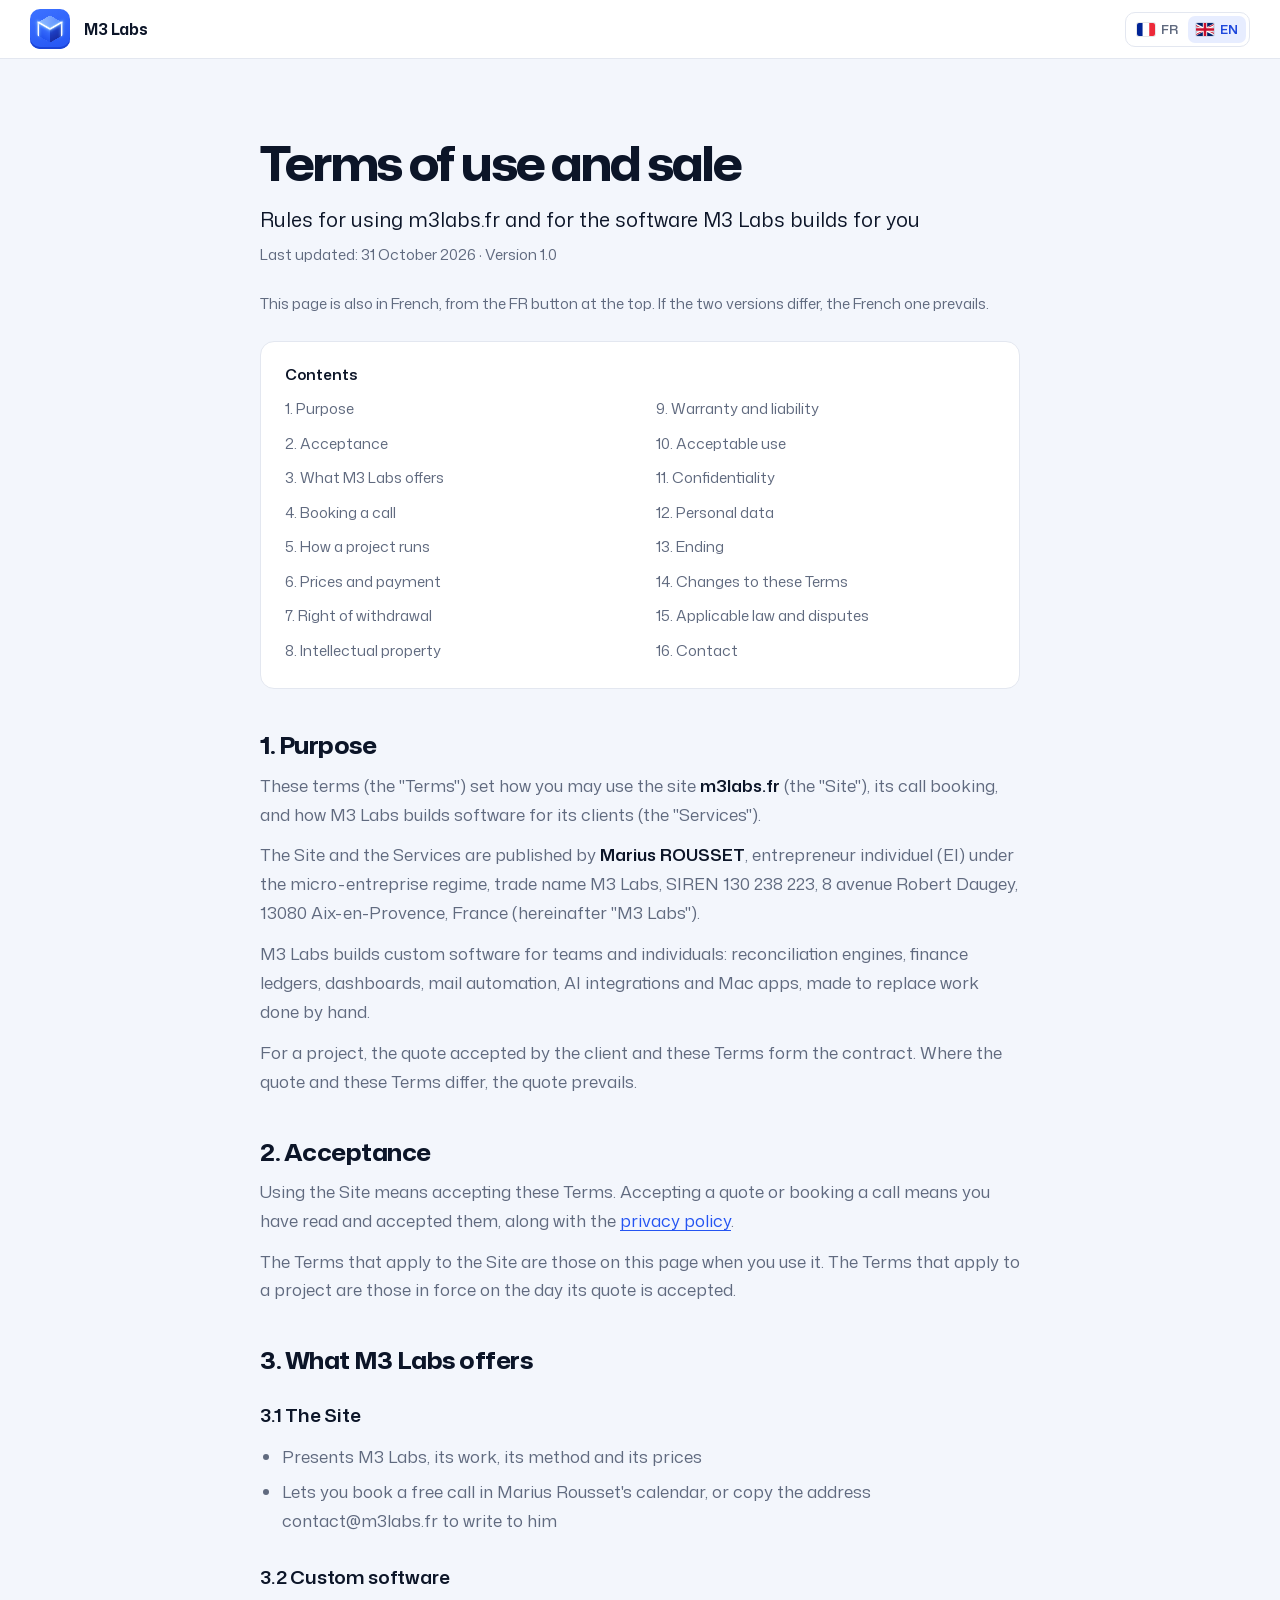
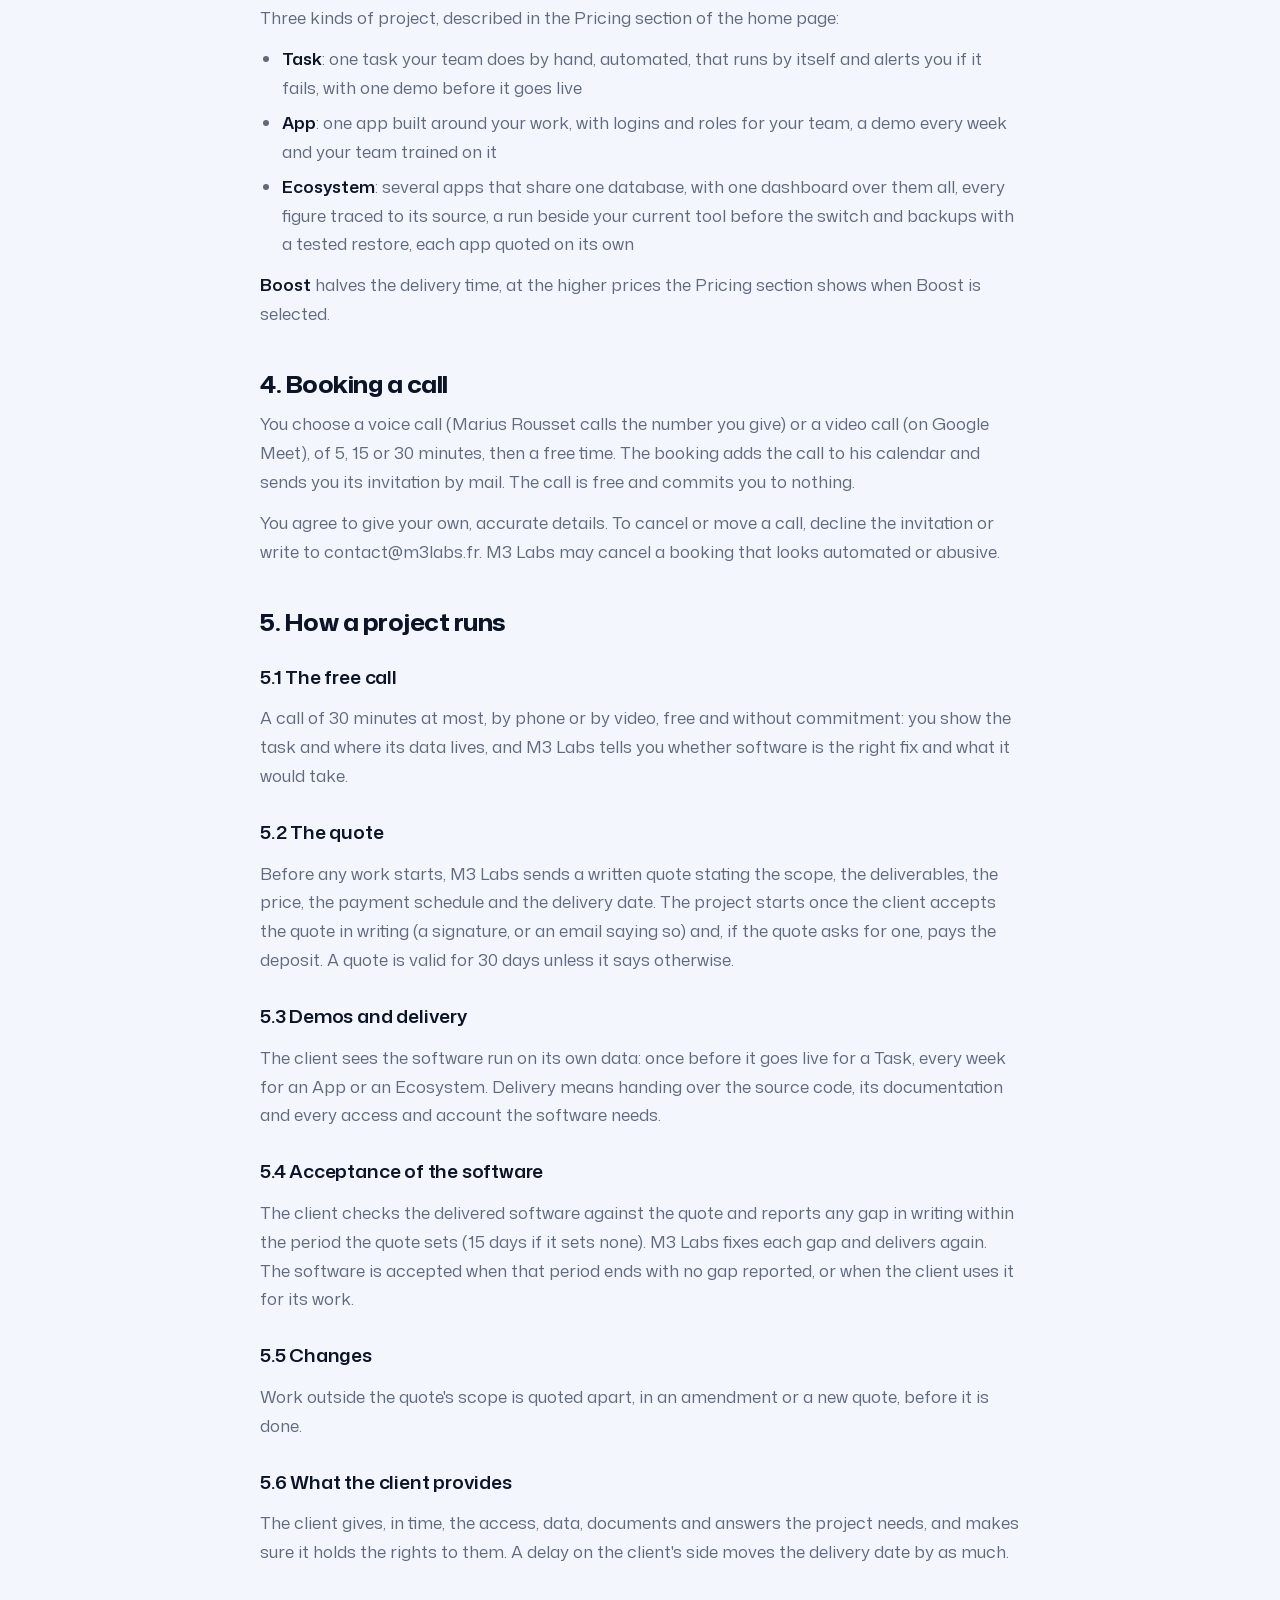
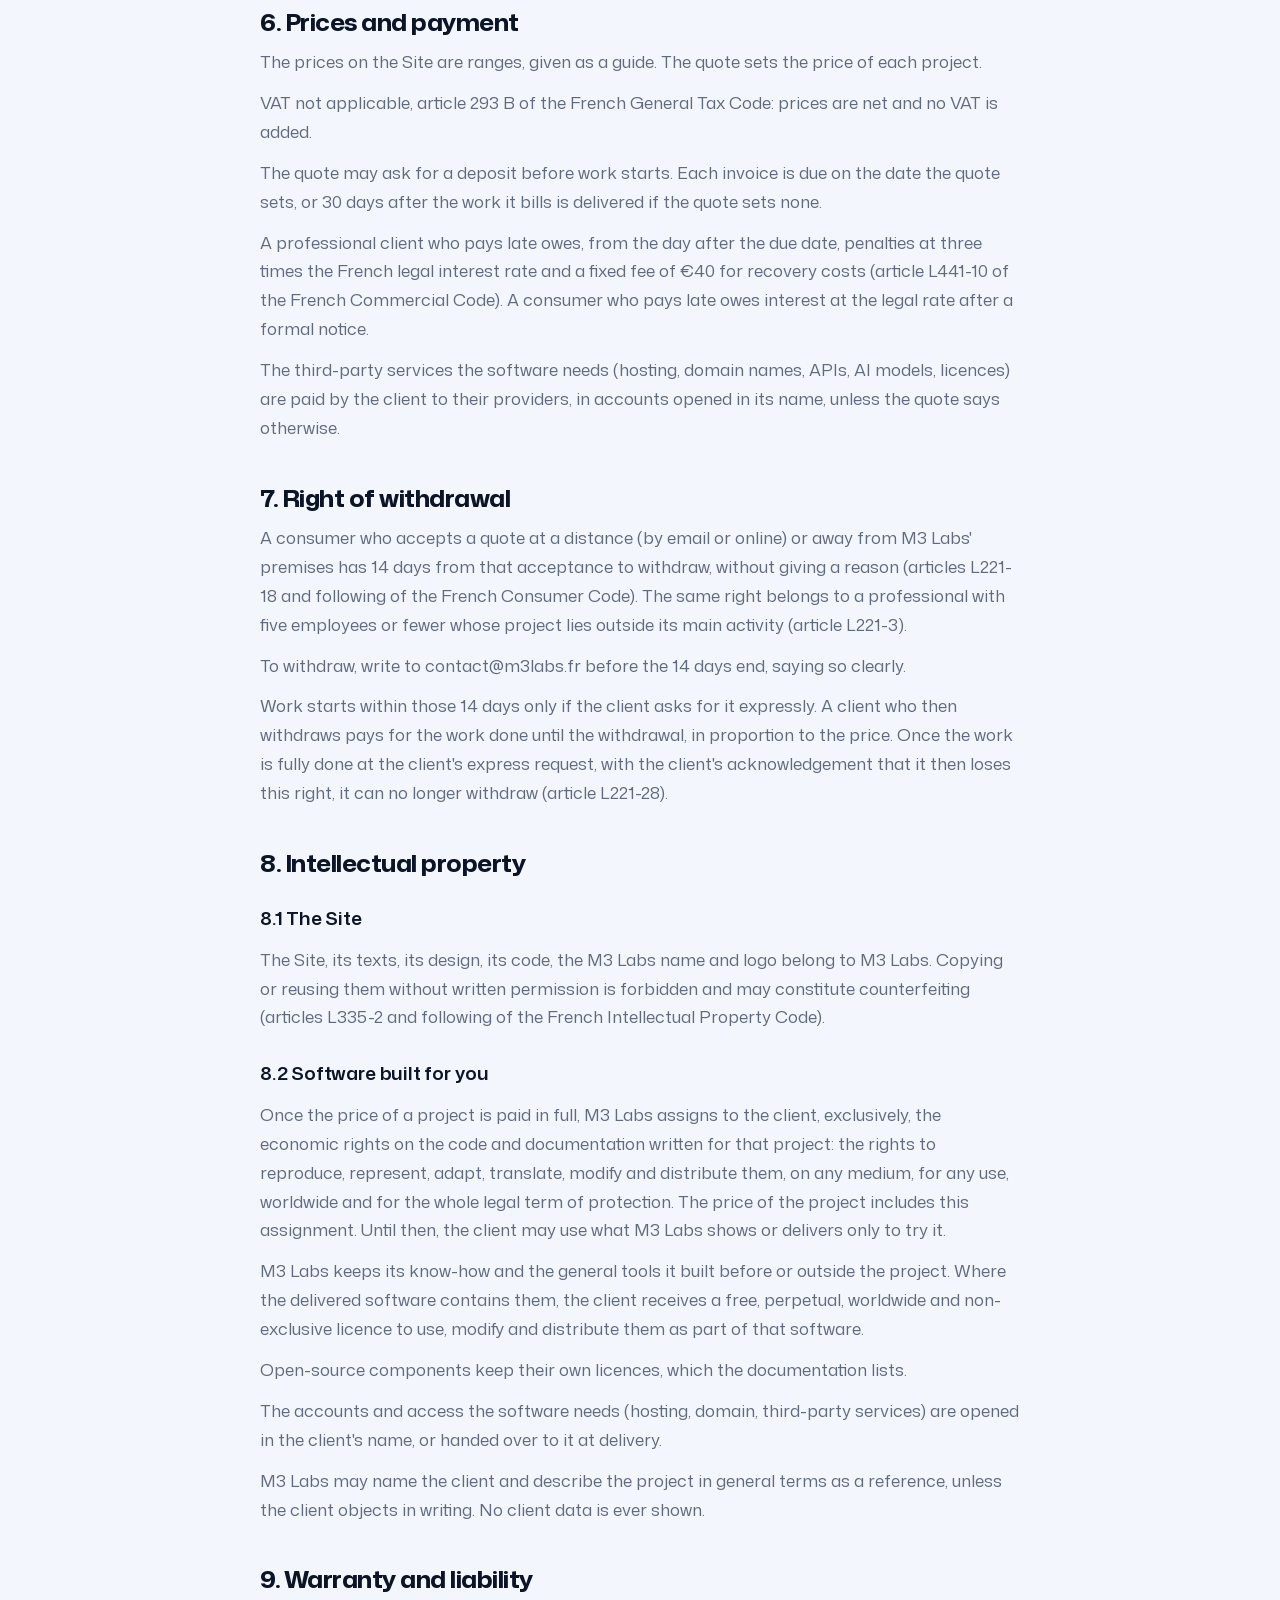
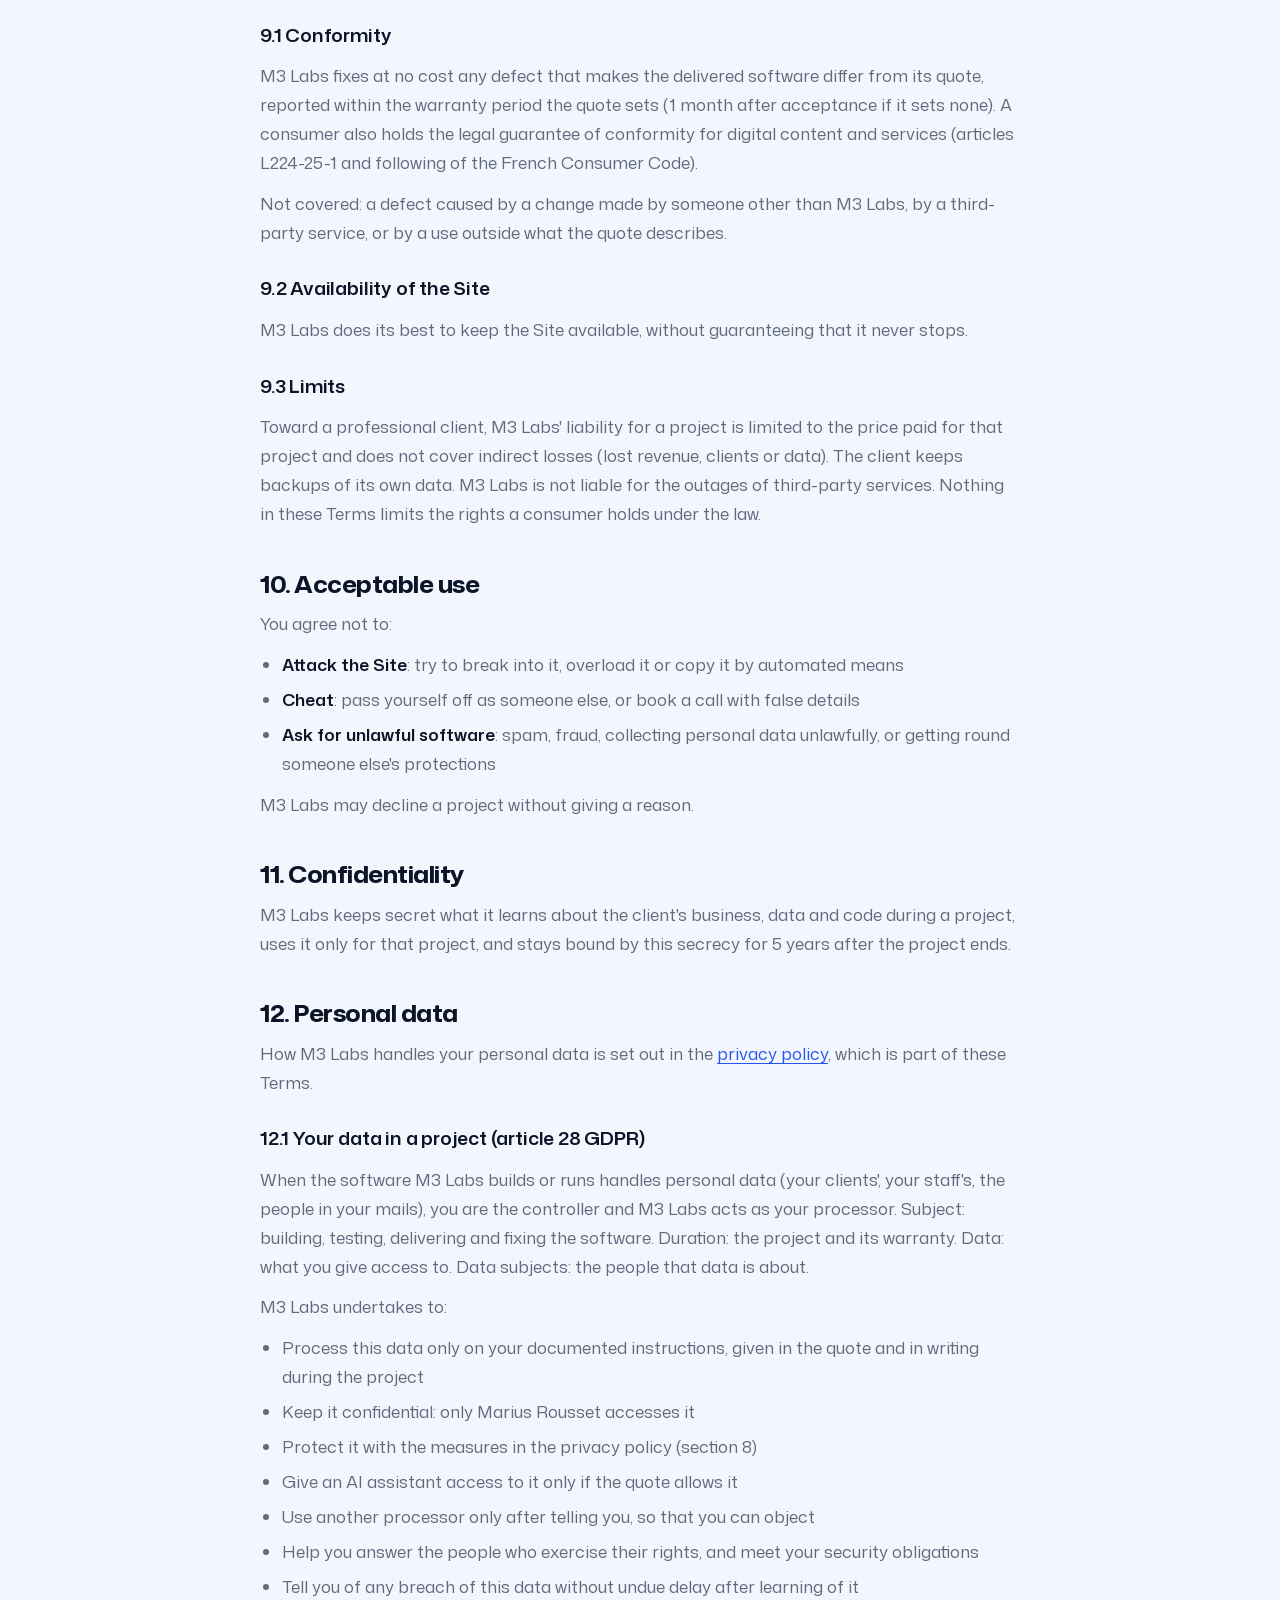
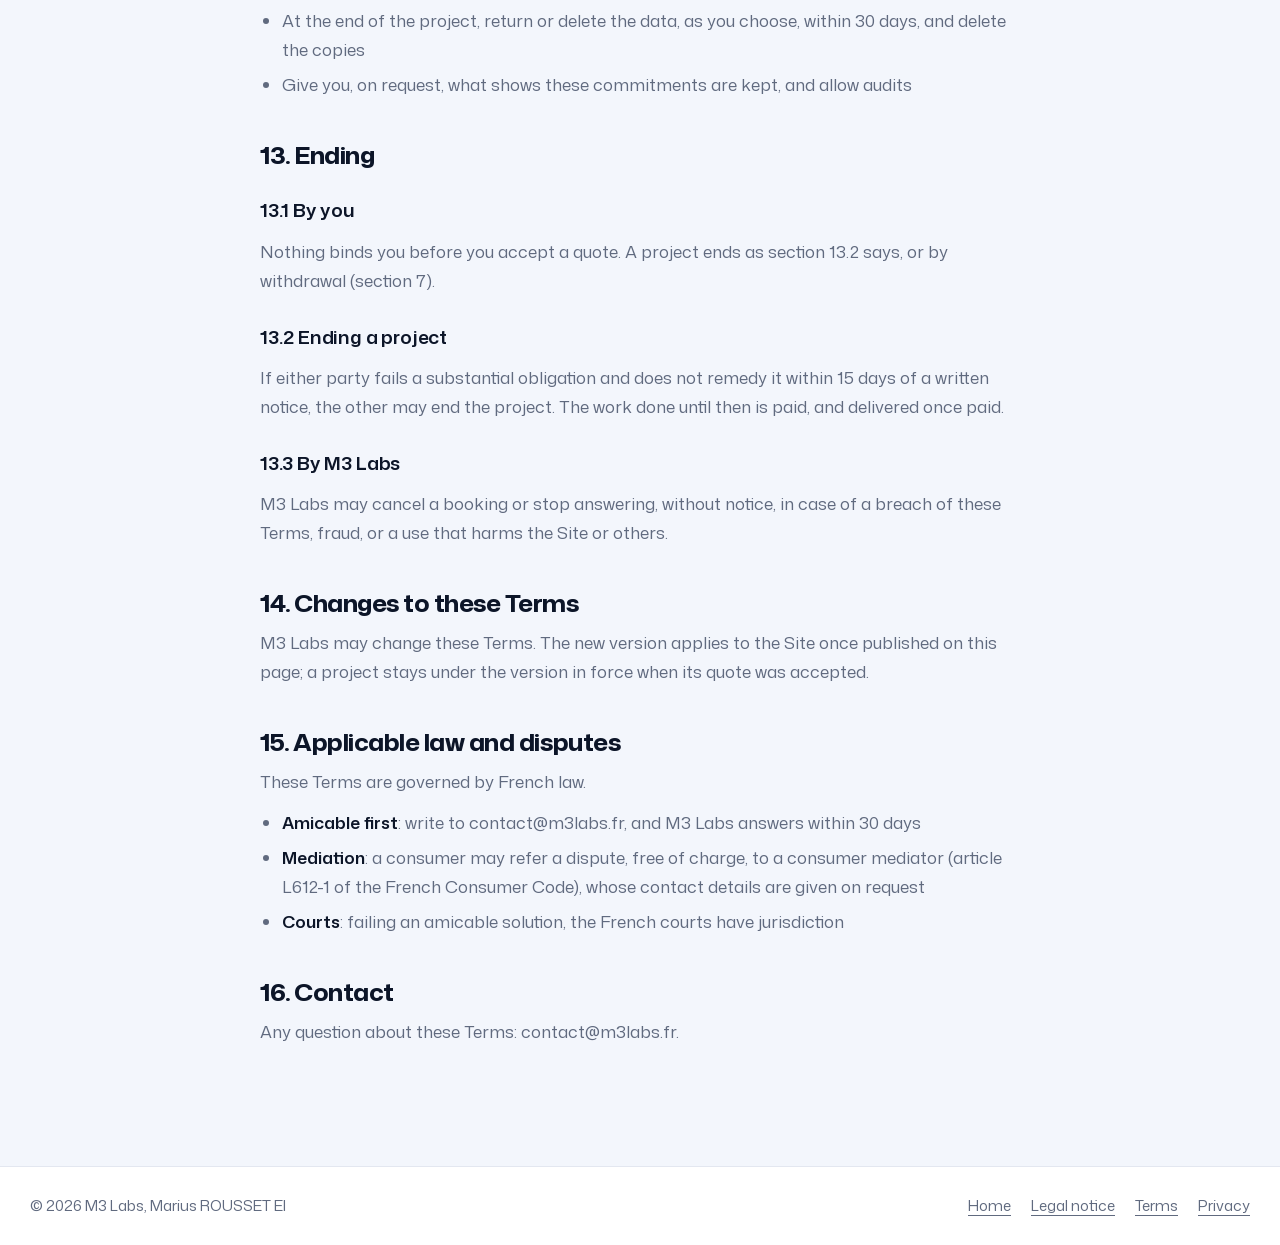
<file: terms.html>
<!doctype html>
<html lang="en">
<head>
<meta charset="utf-8">
<meta name="viewport" content="width=device-width, initial-scale=1">
<title>Terms of use and sale | M3 Labs</title>
<link rel="canonical" href="https://m3labs.fr/terms.html">
<link rel="icon" href="favicon.png" type="image/png">
<link rel="stylesheet" href="styles.css?v=999a969">
</head>
<body>
<header class="nav">
  <div class="wrap nav-inner">
    <a class="brand" href="./" aria-label="M3 Labs, home">
      <span class="mark" aria-hidden="true"><span class="cube"><i class="t"><svg viewBox="0 0 160 160"><path d="M0 0V160H160" pathLength="1"/></svg></i><i class="l"><svg viewBox="0 0 160 160"><path d="M0 160V0H160" pathLength="1"/></svg></i><i class="f"><svg viewBox="0 0 160 160"><path d="M0 0H160V160" pathLength="1"/></svg></i><i class="b"></i><i class="r"></i></span></span>
      M3 Labs
    </a>
    <div class="actions">
      <div class="lang" role="group" aria-label="Language">
        <button type="button" data-lang="fr" aria-pressed="false"><svg class="flag" viewBox="0 0 3 2" preserveAspectRatio="xMidYMid slice" aria-hidden="true"><path fill="#002395" d="M0 0h1v2H0z"/><path fill="#fff" d="M1 0h1v2H1z"/><path fill="#ed2939" d="M2 0h1v2H2z"/></svg><span>FR</span></button>
        <button type="button" data-lang="en" aria-pressed="true"><svg class="flag" viewBox="0 0 60 30" preserveAspectRatio="xMidYMid slice" aria-hidden="true"><clipPath id="uk-x"><path d="M30 15h30v15zv15H0zH0V0zV0h30z"/></clipPath><path fill="#012169" d="M0 0h60v30H0z"/><path stroke="#fff" stroke-width="6" d="m0 0 60 30m0-30L0 30"/><path stroke="#c8102e" stroke-width="4" clip-path="url(#uk-x)" d="m0 0 60 30m0-30L0 30"/><path stroke="#fff" stroke-width="10" d="M30 0v30M0 15h60"/><path stroke="#c8102e" stroke-width="6" d="M30 0v30M0 15h60"/></svg><span>EN</span></button>
      </div>
    </div>
  </div>
</header>
<main class="legal">
  <div class="wrap">
    <h1>Terms of use and sale</h1>
    <p class="legal-sub">Rules for using m3labs.fr and for the software M3 Labs builds for you</p>
    <p class="legal-meta">Last updated: 31 October 2026 · Version 1.0</p>
    <p class="legal-note">This page is also in French, from the FR button at the top. If the two versions differ, the French one prevails.</p>
    <nav class="toc" aria-label="Contents"><p>Contents</p><ol><li><a href="#purpose">1. Purpose</a></li><li><a href="#acceptance">2. Acceptance</a></li><li><a href="#services">3. What M3 Labs offers</a></li><li><a href="#account">4. Booking a call</a></li><li><a href="#project">5. How a project runs</a></li><li><a href="#prices">6. Prices and payment</a></li><li><a href="#withdrawal">7. Right of withdrawal</a></li><li><a href="#ip">8. Intellectual property</a></li><li><a href="#liability">9. Warranty and liability</a></li><li><a href="#use">10. Acceptable use</a></li><li><a href="#confidentiality">11. Confidentiality</a></li><li><a href="#data">12. Personal data</a></li><li><a href="#termination">13. Ending</a></li><li><a href="#changes">14. Changes to these Terms</a></li><li><a href="#law">15. Applicable law and disputes</a></li><li><a href="#contact">16. Contact</a></li></ol></nav>

    <h2 id="purpose">1. Purpose</h2>
    <p>These terms (the "Terms") set how you may use the site <strong>m3labs.fr</strong> (the "Site"), its call booking, and how M3 Labs builds software for its clients (the "Services").</p>
    <p>The Site and the Services are published by <strong>Marius ROUSSET</strong>, entrepreneur individuel (EI) under the micro-entreprise regime, trade name M3 Labs, SIREN 130 238 223, 8 avenue Robert Daugey, 13080 Aix-en-Provence, France (hereinafter "M3 Labs").</p>
    <p>M3 Labs builds custom software for teams and individuals: reconciliation engines, finance ledgers, dashboards, mail automation, AI integrations and Mac apps, made to replace work done by hand.</p>
    <p>For a project, the quote accepted by the client and these Terms form the contract. Where the quote and these Terms differ, the quote prevails.</p>

    <h2 id="acceptance">2. Acceptance</h2>
    <p>Using the Site means accepting these Terms. Accepting a quote or booking a call means you have read and accepted them, along with the <a href="privacy.html">privacy policy</a>.</p>
    <p>The Terms that apply to the Site are those on this page when you use it. The Terms that apply to a project are those in force on the day its quote is accepted.</p>

    <h2 id="services">3. What M3 Labs offers</h2>
    <h3>3.1 The Site</h3>
    <ul>
      <li>Presents M3 Labs, its work, its method and its prices</li>
      <li>Lets you book a free call in Marius Rousset's calendar, or copy the address contact@m3labs.fr to write to him</li>
    </ul>
    <h3>3.2 Custom software</h3>
    <p>Three kinds of project, described in the Pricing section of the home page:</p>
    <ul>
      <li><strong>Task</strong>: one task your team does by hand, automated, that runs by itself and alerts you if it fails, with one demo before it goes live</li>
      <li><strong>App</strong>: one app built around your work, with logins and roles for your team, a demo every week and your team trained on it</li>
      <li><strong>Ecosystem</strong>: several apps that share one database, with one dashboard over them all, every figure traced to its source, a run beside your current tool before the switch and backups with a tested restore, each app quoted on its own</li>
    </ul>
    <p><strong>Boost</strong> halves the delivery time, at the higher prices the Pricing section shows when Boost is selected.</p>

    <h2 id="account">4. Booking a call</h2>
    <p>You choose a voice call (Marius Rousset calls the number you give) or a video call (on Google Meet), of 5, 15 or 30 minutes, then a free time. The booking adds the call to his calendar and sends you its invitation by mail. The call is free and commits you to nothing.</p>
    <p>You agree to give your own, accurate details. To cancel or move a call, decline the invitation or write to contact@m3labs.fr. M3 Labs may cancel a booking that looks automated or abusive.</p>

    <h2 id="project">5. How a project runs</h2>
    <h3>5.1 The free call</h3>
    <p>A call of 30 minutes at most, by phone or by video, free and without commitment: you show the task and where its data lives, and M3 Labs tells you whether software is the right fix and what it would take.</p>
    <h3>5.2 The quote</h3>
    <p>Before any work starts, M3 Labs sends a written quote stating the scope, the deliverables, the price, the payment schedule and the delivery date. The project starts once the client accepts the quote in writing (a signature, or an email saying so) and, if the quote asks for one, pays the deposit. A quote is valid for 30 days unless it says otherwise.</p>
    <h3>5.3 Demos and delivery</h3>
    <p>The client sees the software run on its own data: once before it goes live for a Task, every week for an App or an Ecosystem. Delivery means handing over the source code, its documentation and every access and account the software needs.</p>
    <h3>5.4 Acceptance of the software</h3>
    <p>The client checks the delivered software against the quote and reports any gap in writing within the period the quote sets (15 days if it sets none). M3 Labs fixes each gap and delivers again. The software is accepted when that period ends with no gap reported, or when the client uses it for its work.</p>
    <h3>5.5 Changes</h3>
    <p>Work outside the quote's scope is quoted apart, in an amendment or a new quote, before it is done.</p>
    <h3>5.6 What the client provides</h3>
    <p>The client gives, in time, the access, data, documents and answers the project needs, and makes sure it holds the rights to them. A delay on the client's side moves the delivery date by as much.</p>

    <h2 id="prices">6. Prices and payment</h2>
    <p>The prices on the Site are ranges, given as a guide. The quote sets the price of each project.</p>
    <p>VAT not applicable, article 293 B of the French General Tax Code: prices are net and no VAT is added.</p>
    <p>The quote may ask for a deposit before work starts. Each invoice is due on the date the quote sets, or 30 days after the work it bills is delivered if the quote sets none.</p>
    <p>A professional client who pays late owes, from the day after the due date, penalties at three times the French legal interest rate and a fixed fee of €40 for recovery costs (article L441-10 of the French Commercial Code). A consumer who pays late owes interest at the legal rate after a formal notice.</p>
    <p>The third-party services the software needs (hosting, domain names, APIs, AI models, licences) are paid by the client to their providers, in accounts opened in its name, unless the quote says otherwise.</p>

    <h2 id="withdrawal">7. Right of withdrawal</h2>
    <p>A consumer who accepts a quote at a distance (by email or online) or away from M3 Labs' premises has 14 days from that acceptance to withdraw, without giving a reason (articles L221-18 and following of the French Consumer Code). The same right belongs to a professional with five employees or fewer whose project lies outside its main activity (article L221-3).</p>
    <p>To withdraw, write to contact@m3labs.fr before the 14 days end, saying so clearly.</p>
    <p>Work starts within those 14 days only if the client asks for it expressly. A client who then withdraws pays for the work done until the withdrawal, in proportion to the price. Once the work is fully done at the client's express request, with the client's acknowledgement that it then loses this right, it can no longer withdraw (article L221-28).</p>

    <h2 id="ip">8. Intellectual property</h2>
    <h3>8.1 The Site</h3>
    <p>The Site, its texts, its design, its code, the M3 Labs name and logo belong to M3 Labs. Copying or reusing them without written permission is forbidden and may constitute counterfeiting (articles L335-2 and following of the French Intellectual Property Code).</p>
    <h3>8.2 Software built for you</h3>
    <p>Once the price of a project is paid in full, M3 Labs assigns to the client, exclusively, the economic rights on the code and documentation written for that project: the rights to reproduce, represent, adapt, translate, modify and distribute them, on any medium, for any use, worldwide and for the whole legal term of protection. The price of the project includes this assignment. Until then, the client may use what M3 Labs shows or delivers only to try it.</p>
    <p>M3 Labs keeps its know-how and the general tools it built before or outside the project. Where the delivered software contains them, the client receives a free, perpetual, worldwide and non-exclusive licence to use, modify and distribute them as part of that software.</p>
    <p>Open-source components keep their own licences, which the documentation lists.</p>
    <p>The accounts and access the software needs (hosting, domain, third-party services) are opened in the client's name, or handed over to it at delivery.</p>
    <p>M3 Labs may name the client and describe the project in general terms as a reference, unless the client objects in writing. No client data is ever shown.</p>

    <h2 id="liability">9. Warranty and liability</h2>
    <h3>9.1 Conformity</h3>
    <p>M3 Labs fixes at no cost any defect that makes the delivered software differ from its quote, reported within the warranty period the quote sets (1 month after acceptance if it sets none). A consumer also holds the legal guarantee of conformity for digital content and services (articles L224-25-1 and following of the French Consumer Code).</p>
    <p>Not covered: a defect caused by a change made by someone other than M3 Labs, by a third-party service, or by a use outside what the quote describes.</p>
    <h3>9.2 Availability of the Site</h3>
    <p>M3 Labs does its best to keep the Site available, without guaranteeing that it never stops.</p>
    <h3>9.3 Limits</h3>
    <p>Toward a professional client, M3 Labs' liability for a project is limited to the price paid for that project and does not cover indirect losses (lost revenue, clients or data). The client keeps backups of its own data. M3 Labs is not liable for the outages of third-party services. Nothing in these Terms limits the rights a consumer holds under the law.</p>

    <h2 id="use">10. Acceptable use</h2>
    <p>You agree not to:</p>
    <ul>
      <li><strong>Attack the Site</strong>: try to break into it, overload it or copy it by automated means</li>
      <li><strong>Cheat</strong>: pass yourself off as someone else, or book a call with false details</li>
      <li><strong>Ask for unlawful software</strong>: spam, fraud, collecting personal data unlawfully, or getting round someone else's protections</li>
    </ul>
    <p>M3 Labs may decline a project without giving a reason.</p>

    <h2 id="confidentiality">11. Confidentiality</h2>
    <p>M3 Labs keeps secret what it learns about the client's business, data and code during a project, uses it only for that project, and stays bound by this secrecy for 5 years after the project ends.</p>

    <h2 id="data">12. Personal data</h2>
    <p>How M3 Labs handles your personal data is set out in the <a href="privacy.html">privacy policy</a>, which is part of these Terms.</p>
    <h3>12.1 Your data in a project (article 28 GDPR)</h3>
    <p>When the software M3 Labs builds or runs handles personal data (your clients', your staff's, the people in your mails), you are the controller and M3 Labs acts as your processor. Subject: building, testing, delivering and fixing the software. Duration: the project and its warranty. Data: what you give access to. Data subjects: the people that data is about.</p>
    <p>M3 Labs undertakes to:</p>
    <ul>
      <li>Process this data only on your documented instructions, given in the quote and in writing during the project</li>
      <li>Keep it confidential: only Marius Rousset accesses it</li>
      <li>Protect it with the measures in the privacy policy (section 8)</li>
      <li>Give an AI assistant access to it only if the quote allows it</li>
      <li>Use another processor only after telling you, so that you can object</li>
      <li>Help you answer the people who exercise their rights, and meet your security obligations</li>
      <li>Tell you of any breach of this data without undue delay after learning of it</li>
      <li>At the end of the project, return or delete the data, as you choose, within 30 days, and delete the copies</li>
      <li>Give you, on request, what shows these commitments are kept, and allow audits</li>
    </ul>

    <h2 id="termination">13. Ending</h2>
    <h3>13.1 By you</h3>
    <p>Nothing binds you before you accept a quote. A project ends as section 13.2 says, or by withdrawal (section 7).</p>
    <h3>13.2 Ending a project</h3>
    <p>If either party fails a substantial obligation and does not remedy it within 15 days of a written notice, the other may end the project. The work done until then is paid, and delivered once paid.</p>
    <h3>13.3 By M3 Labs</h3>
    <p>M3 Labs may cancel a booking or stop answering, without notice, in case of a breach of these Terms, fraud, or a use that harms the Site or others.</p>

    <h2 id="changes">14. Changes to these Terms</h2>
    <p>M3 Labs may change these Terms. The new version applies to the Site once published on this page; a project stays under the version in force when its quote was accepted.</p>

    <h2 id="law">15. Applicable law and disputes</h2>
    <p>These Terms are governed by French law.</p>
    <ul>
      <li><strong>Amicable first</strong>: write to contact@m3labs.fr, and M3 Labs answers within 30 days</li>
      <li><strong>Mediation</strong>: a consumer may refer a dispute, free of charge, to a consumer mediator (article L612-1 of the French Consumer Code), whose contact details are given on request</li>
      <li><strong>Courts</strong>: failing an amicable solution, the French courts have jurisdiction</li>
    </ul>

    <h2 id="contact">16. Contact</h2>
    <p>Any question about these Terms: contact@m3labs.fr.</p>
  </div>
</main>
<footer class="foot">
  <div class="wrap foot-inner">
    <span>© 2026 M3 Labs, Marius ROUSSET EI</span>
    <span class="foot-links"><a href="./">Home</a> <a href="legal.html">Legal notice</a> <a href="terms.html">Terms</a> <a href="privacy.html">Privacy</a></span>
  </div>
</footer>
<script>self.FR_PAGE = {
  "Terms of use and sale | M3 Labs": "Conditions générales | M3 Labs",
  "Terms of use and sale": "Conditions générales d’utilisation et de vente",
  "Rules for using m3labs.fr and for the software M3 Labs builds for you": "Les règles d’usage de m3labs.fr et des logiciels que M3 Labs crée pour vous",
  "Last updated: 31 October 2026 · Version 1.0": "Dernière mise à jour : 31 octobre 2026 · Version 1.0",
  "This page is also in French, from the FR button at the top. If the two versions differ, the French one prevails.": "Cette page existe aussi en anglais, par le bouton EN en haut. En cas d’écart entre les deux versions, la version française prévaut.",
  "1. Purpose": "1. Objet",
  "These terms (the \"Terms\") set how you may use the site <strong>m3labs.fr</strong> (the \"Site\"), its call booking, and how M3 Labs builds software for its clients (the \"Services\").": "Les présentes conditions (les « Conditions ») fixent l’usage du site <strong>m3labs.fr</strong> (le « Site »), de sa prise de rendez-vous, et la façon dont M3 Labs crée des logiciels pour ses clients (les « Services »).",
  "The Site and the Services are published by <strong>Marius ROUSSET</strong>, entrepreneur individuel (EI) under the micro-entreprise regime, trade name M3 Labs, SIREN 130 238 223, 8 avenue Robert Daugey, 13080 Aix-en-Provence, France (hereinafter \"M3 Labs\").": "Le Site et les Services sont édités par <strong>Marius ROUSSET</strong>, entrepreneur individuel (EI) au régime de la micro-entreprise, nom commercial M3 Labs, SIREN 130 238 223, 8 avenue Robert Daugey, 13080 Aix-en-Provence (ci-après « M3 Labs »).",
  "M3 Labs builds custom software for teams and individuals: reconciliation engines, finance ledgers, dashboards, mail automation, AI integrations and Mac apps, made to replace work done by hand.": "M3 Labs crée des logiciels sur mesure pour des équipes et des particuliers : moteurs de réconciliation, journaux comptables, tableaux de bord, mails automatisés, intégrations d’IA et apps Mac, faits pour remplacer un travail fait à la main.",
  "For a project, the quote accepted by the client and these Terms form the contract. Where the quote and these Terms differ, the quote prevails.": "Pour un projet, le devis accepté par le client et les présentes Conditions forment le contrat. Si le devis et les Conditions diffèrent, le devis prévaut.",
  "2. Acceptance": "2. Acceptation",
  "Using the Site means accepting these Terms. Accepting a quote or booking a call means you have read and accepted them, along with the <a href=\"privacy.html\">privacy policy</a>.": "Utiliser le Site vaut acceptation des présentes Conditions. Accepter un devis ou réserver un appel vaut lecture et acceptation de celles-ci et de la <a href=\"privacy.html\">politique de confidentialité</a>.",
  "The Terms that apply to the Site are those on this page when you use it. The Terms that apply to a project are those in force on the day its quote is accepted.": "Les Conditions applicables au Site sont celles de cette page au moment où vous l’utilisez. Celles applicables à un projet sont celles en vigueur le jour où son devis est accepté.",
  "3. What M3 Labs offers": "3. Ce que propose M3 Labs",
  "3.1 The Site": "3.1 Le Site",
  "Presents M3 Labs, its work, its method and its prices": "Présente M3 Labs, ses projets, sa méthode et ses tarifs",
  "Lets you book a free call in Marius Rousset's calendar, or copy the address contact@m3labs.fr to write to him": "Vous permet de réserver un appel gratuit dans l’agenda de Marius Rousset, ou de copier l’adresse contact@m3labs.fr pour lui écrire",
  "3.2 Custom software": "3.2 Logiciels sur mesure",
  "Three kinds of project, described in the Pricing section of the home page:": "Trois types de projet, décrits dans la section Tarifs de la page d’accueil :",
  "<strong>Task</strong>: one task your team does by hand, automated, that runs by itself and alerts you if it fails, with one demo before it goes live": "<strong>Tâche</strong> : une tâche que votre équipe fait à la main, automatisée, qui tourne seule et vous alerte en cas de panne, avec une démo avant la mise en service",
  "<strong>App</strong>: one app built around your work, with logins and roles for your team, a demo every week and your team trained on it": "<strong>App</strong> : une app construite autour de votre travail, avec connexions et rôles pour votre équipe, une démo chaque semaine et votre équipe formée",
  "<strong>Ecosystem</strong>: several apps that share one database, with one dashboard over them all, every figure traced to its source, a run beside your current tool before the switch and backups with a tested restore, each app quoted on its own": "<strong>Écosystème</strong> : plusieurs apps sur une base commune, avec un tableau de bord commun, chaque chiffre relié à sa source, une période en parallèle de votre outil actuel avant la bascule et des sauvegardes dont la restauration est testée, chaque app chiffrée à part",
  "<strong>Boost</strong> halves the delivery time, at the higher prices the Pricing section shows when Boost is selected.": "<strong>Boost</strong> divise le délai par deux, aux prix plus élevés qu’affiche la section Tarifs quand Boost est choisi.",
  "4. Booking a call": "4. Prise de rendez-vous",
  "You choose a voice call (Marius Rousset calls the number you give) or a video call (on Google Meet), of 5, 15 or 30 minutes, then a free time. The booking adds the call to his calendar and sends you its invitation by mail. The call is free and commits you to nothing.": "Vous choisissez un appel vocal (Marius Rousset appelle le numéro que vous donnez) ou un appel vidéo (sur Google Meet), de 5, 15 ou 30 minutes, puis un créneau libre. La réservation ajoute l’appel à son agenda et vous envoie son invitation par mail. L’appel est gratuit et ne vous engage à rien.",
  "You agree to give your own, accurate details. To cancel or move a call, decline the invitation or write to contact@m3labs.fr. M3 Labs may cancel a booking that looks automated or abusive.": "Vous vous engagez à donner vos propres coordonnées, exactes. Pour annuler ou déplacer un appel, déclinez l’invitation ou écrivez à contact@m3labs.fr. M3 Labs peut annuler une réservation qui semble automatisée ou abusive.",
  "5. How a project runs": "5. Déroulement d’un projet",
  "5.1 The free call": "5.1 L’appel gratuit",
  "A call of 30 minutes at most, by phone or by video, free and without commitment: you show the task and where its data lives, and M3 Labs tells you whether software is the right fix and what it would take.": "Un appel de 30 minutes au plus, par téléphone ou en vidéo, gratuit et sans engagement : vous montrez la tâche et où vivent ses données, et M3 Labs vous dit si un logiciel est la bonne réponse et ce qu’il faudrait.",
  "5.2 The quote": "5.2 Le devis",
  "Before any work starts, M3 Labs sends a written quote stating the scope, the deliverables, the price, the payment schedule and the delivery date. The project starts once the client accepts the quote in writing (a signature, or an email saying so) and, if the quote asks for one, pays the deposit. A quote is valid for 30 days unless it says otherwise.": "Avant tout travail, M3 Labs envoie un devis écrit qui précise le périmètre, les livrables, le prix, l’échéancier de paiement et la date de livraison. Le projet commence quand le client accepte le devis par écrit (une signature, ou un mail qui le dit) et, si le devis en demande un, verse l’acompte. Un devis est valable 30 jours, sauf mention contraire.",
  "5.3 Demos and delivery": "5.3 Démos et livraison",
  "The client sees the software run on its own data: once before it goes live for a Task, every week for an App or an Ecosystem. Delivery means handing over the source code, its documentation and every access and account the software needs.": "Le client voit le logiciel tourner sur ses propres données : une fois avant la mise en service pour une Tâche, chaque semaine pour une App ou un Écosystème. Livrer, c’est remettre le code source, sa documentation et tous les accès et comptes dont le logiciel a besoin.",
  "5.4 Acceptance of the software": "5.4 Recette",
  "The client checks the delivered software against the quote and reports any gap in writing within the period the quote sets (15 days if it sets none). M3 Labs fixes each gap and delivers again. The software is accepted when that period ends with no gap reported, or when the client uses it for its work.": "Le client vérifie le logiciel livré par rapport au devis et signale par écrit tout écart dans le délai que fixe le devis (15 jours s’il n’en fixe pas). M3 Labs corrige chaque écart et livre à nouveau. Le logiciel est accepté quand ce délai passe sans écart signalé, ou quand le client s’en sert pour son activité.",
  "5.5 Changes": "5.5 Modifications",
  "Work outside the quote's scope is quoted apart, in an amendment or a new quote, before it is done.": "Un travail hors du périmètre du devis est chiffré à part, dans un avenant ou un nouveau devis, avant d’être fait.",
  "5.6 What the client provides": "5.6 Ce que fournit le client",
  "The client gives, in time, the access, data, documents and answers the project needs, and makes sure it holds the rights to them. A delay on the client's side moves the delivery date by as much.": "Le client fournit à temps les accès, données, documents et réponses dont le projet a besoin, et s’assure d’en détenir les droits. Un retard de son côté décale d’autant la date de livraison.",
  "6. Prices and payment": "6. Prix et paiement",
  "The prices on the Site are ranges, given as a guide. The quote sets the price of each project.": "Les prix du Site sont des fourchettes, données à titre indicatif. Le devis fixe le prix de chaque projet.",
  "VAT not applicable, article 293 B of the French General Tax Code: prices are net and no VAT is added.": "TVA non applicable, article 293 B du Code général des impôts : les prix sont nets, sans TVA.",
  "The quote may ask for a deposit before work starts. Each invoice is due on the date the quote sets, or 30 days after the work it bills is delivered if the quote sets none.": "Le devis peut demander un acompte avant le début du travail. Chaque facture est payable à la date que fixe le devis, ou 30 jours après la livraison du travail qu’elle facture s’il n’en fixe pas.",
  "A professional client who pays late owes, from the day after the due date, penalties at three times the French legal interest rate and a fixed fee of €40 for recovery costs (article L441-10 of the French Commercial Code). A consumer who pays late owes interest at the legal rate after a formal notice.": "Un client professionnel qui paie en retard doit, dès le lendemain de l’échéance, des pénalités au taux de trois fois le taux d’intérêt légal et une indemnité forfaitaire de 40 € pour frais de recouvrement (article L441-10 du Code de commerce). Un consommateur qui paie en retard doit des intérêts au taux légal après mise en demeure.",
  "The third-party services the software needs (hosting, domain names, APIs, AI models, licences) are paid by the client to their providers, in accounts opened in its name, unless the quote says otherwise.": "Les services tiers dont le logiciel a besoin (hébergement, noms de domaine, API, modèles d’IA, licences) sont payés par le client à leurs fournisseurs, sur des comptes ouverts à son nom, sauf mention contraire du devis.",
  "7. Right of withdrawal": "7. Droit de rétractation",
  "A consumer who accepts a quote at a distance (by email or online) or away from M3 Labs' premises has 14 days from that acceptance to withdraw, without giving a reason (articles L221-18 and following of the French Consumer Code). The same right belongs to a professional with five employees or fewer whose project lies outside its main activity (article L221-3).": "Un consommateur qui accepte un devis à distance (par mail ou en ligne) ou hors des locaux de M3 Labs dispose de 14 jours à compter de cette acceptation pour se rétracter, sans avoir à se justifier (articles L221-18 et suivants du Code de la consommation). Le même droit appartient au professionnel employant cinq salariés au plus dont le projet n’entre pas dans le champ de son activité principale (article L221-3).",
  "To withdraw, write to contact@m3labs.fr before the 14 days end, saying so clearly.": "Pour se rétracter, il suffit d’écrire à contact@m3labs.fr avant la fin des 14 jours, en le disant clairement.",
  "Work starts within those 14 days only if the client asks for it expressly. A client who then withdraws pays for the work done until the withdrawal, in proportion to the price. Once the work is fully done at the client's express request, with the client's acknowledgement that it then loses this right, it can no longer withdraw (article L221-28).": "Le travail ne commence pendant ces 14 jours que si le client le demande expressément. Un client qui se rétracte ensuite paie le travail fait jusqu’à sa rétractation, en proportion du prix. Une fois le travail entièrement fait à la demande expresse du client, qui a reconnu perdre alors ce droit, la rétractation n’est plus possible (article L221-28).",
  "8. Intellectual property": "8. Propriété intellectuelle",
  "8.1 The Site": "8.1 Le Site",
  "The Site, its texts, its design, its code, the M3 Labs name and logo belong to M3 Labs. Copying or reusing them without written permission is forbidden and may constitute counterfeiting (articles L335-2 and following of the French Intellectual Property Code).": "Le Site, ses textes, son design, son code, le nom et le logo M3 Labs appartiennent à M3 Labs. Les copier ou les réutiliser sans accord écrit est interdit et peut constituer une contrefaçon (articles L335-2 et suivants du Code de la propriété intellectuelle).",
  "8.2 Software built for you": "8.2 Le logiciel créé pour vous",
  "Once the price of a project is paid in full, M3 Labs assigns to the client, exclusively, the economic rights on the code and documentation written for that project: the rights to reproduce, represent, adapt, translate, modify and distribute them, on any medium, for any use, worldwide and for the whole legal term of protection. The price of the project includes this assignment. Until then, the client may use what M3 Labs shows or delivers only to try it.": "Une fois le prix d’un projet payé en entier, M3 Labs cède au client, à titre exclusif, les droits patrimoniaux sur le code et la documentation écrits pour ce projet : droits de reproduction, de représentation, d’adaptation, de traduction, de modification et de distribution, sur tout support, pour tout usage, dans le monde entier et pour toute la durée légale de protection. Le prix du projet comprend cette cession. Jusque-là, le client ne peut utiliser ce que M3 Labs lui montre ou lui livre que pour l’essayer.",
  "M3 Labs keeps its know-how and the general tools it built before or outside the project. Where the delivered software contains them, the client receives a free, perpetual, worldwide and non-exclusive licence to use, modify and distribute them as part of that software.": "M3 Labs garde son savoir-faire et les outils généraux qu’il a créés avant ou en dehors du projet. Quand le logiciel livré en contient, le client reçoit une licence gratuite, perpétuelle, mondiale et non exclusive pour les utiliser, les modifier et les distribuer avec ce logiciel.",
  "Open-source components keep their own licences, which the documentation lists.": "Les composants open source gardent leur propre licence, que la documentation liste.",
  "The accounts and access the software needs (hosting, domain, third-party services) are opened in the client's name, or handed over to it at delivery.": "Les comptes et accès dont le logiciel a besoin (hébergement, domaine, services tiers) sont ouverts au nom du client, ou lui sont remis à la livraison.",
  "M3 Labs may name the client and describe the project in general terms as a reference, unless the client objects in writing. No client data is ever shown.": "M3 Labs peut citer le client et décrire le projet en termes généraux comme référence, sauf refus écrit du client. Aucune donnée du client n’est jamais montrée.",
  "9. Warranty and liability": "9. Garantie et responsabilité",
  "9.1 Conformity": "9.1 Conformité",
  "M3 Labs fixes at no cost any defect that makes the delivered software differ from its quote, reported within the warranty period the quote sets (1 month after acceptance if it sets none). A consumer also holds the legal guarantee of conformity for digital content and services (articles L224-25-1 and following of the French Consumer Code).": "M3 Labs corrige sans frais tout défaut qui écarte le logiciel livré de son devis, signalé pendant la durée de garantie que fixe le devis (1 mois après la recette s’il n’en fixe pas). Un consommateur bénéficie en outre de la garantie légale de conformité des contenus et services numériques (articles L224-25-1 et suivants du Code de la consommation).",
  "Not covered: a defect caused by a change made by someone other than M3 Labs, by a third-party service, or by a use outside what the quote describes.": "Ne sont pas couverts les défauts causés par une modification faite par un autre que M3 Labs, par un service tiers, ou par un usage hors de ce que décrit le devis.",
  "9.2 Availability of the Site": "9.2 Disponibilité du Site",
  "M3 Labs does its best to keep the Site available, without guaranteeing that it never stops.": "M3 Labs fait de son mieux pour que le Site reste accessible, sans garantir qu’il ne s’interrompt jamais.",
  "9.3 Limits": "9.3 Limites",
  "Toward a professional client, M3 Labs' liability for a project is limited to the price paid for that project and does not cover indirect losses (lost revenue, clients or data). The client keeps backups of its own data. M3 Labs is not liable for the outages of third-party services. Nothing in these Terms limits the rights a consumer holds under the law.": "Envers un client professionnel, la responsabilité de M3 Labs pour un projet est limitée au prix payé pour ce projet et ne couvre pas les pertes indirectes (chiffre d’affaires, clients ou données perdus). Le client garde des sauvegardes de ses propres données. M3 Labs ne répond pas des pannes des services tiers. Rien dans ces Conditions ne limite les droits qu’un consommateur tient de la loi.",
  "10. Acceptable use": "10. Usage autorisé",
  "You agree not to:": "Vous vous engagez à ne pas :",
  "<strong>Attack the Site</strong>: try to break into it, overload it or copy it by automated means": "<strong>Attaquer le Site</strong> : tenter d’y entrer, de le surcharger ou de le copier par des moyens automatisés",
  "<strong>Cheat</strong>: pass yourself off as someone else, or book a call with false details": "<strong>Tricher</strong> : vous faire passer pour un autre, ou réserver un appel avec de fausses informations",
  "<strong>Ask for unlawful software</strong>: spam, fraud, collecting personal data unlawfully, or getting round someone else's protections": "<strong>Demander un logiciel illicite</strong> : spam, fraude, collecte illicite de données personnelles, ou contournement des protections d’un tiers",
  "M3 Labs may decline a project without giving a reason.": "M3 Labs peut refuser un projet sans avoir à se justifier.",
  "11. Confidentiality": "11. Confidentialité",
  "M3 Labs keeps secret what it learns about the client's business, data and code during a project, uses it only for that project, and stays bound by this secrecy for 5 years after the project ends.": "M3 Labs garde secret ce qu’il apprend de l’activité, des données et du code du client au cours d’un projet, ne s’en sert que pour ce projet, et reste tenu à ce secret 5 ans après la fin du projet.",
  "12. Personal data": "12. Données personnelles",
  "How M3 Labs handles your personal data is set out in the <a href=\"privacy.html\">privacy policy</a>, which is part of these Terms.": "La façon dont M3 Labs traite vos données personnelles est décrite dans la <a href=\"privacy.html\">politique de confidentialité</a>, qui fait partie de ces Conditions.",
  "12.1 Your data in a project (article 28 GDPR)": "12.1 Vos données dans un projet (article 28 du RGPD)",
  "When the software M3 Labs builds or runs handles personal data (your clients', your staff's, the people in your mails), you are the controller and M3 Labs acts as your processor. Subject: building, testing, delivering and fixing the software. Duration: the project and its warranty. Data: what you give access to. Data subjects: the people that data is about.": "Quand le logiciel que M3 Labs crée ou fait tourner traite des données personnelles (celles de vos clients, de votre équipe, des personnes de vos mails), vous êtes le responsable de traitement et M3 Labs votre sous-traitant. Objet : créer, tester, livrer et corriger le logiciel. Durée : le projet et sa garantie. Données : celles auxquelles vous donnez accès. Personnes concernées : celles que ces données décrivent.",
  "M3 Labs undertakes to:": "M3 Labs s’engage à :",
  "Process this data only on your documented instructions, given in the quote and in writing during the project": "Ne traiter ces données que sur vos instructions documentées, données dans le devis et par écrit pendant le projet",
  "Keep it confidential: only Marius Rousset accesses it": "Les garder confidentielles : seul Marius Rousset y accède",
  "Protect it with the measures in the privacy policy (section 8)": "Les protéger par les mesures de la politique de confidentialité (section 8)",
  "Give an AI assistant access to it only if the quote allows it": "N’y donner accès à un assistant d’IA que si le devis le permet",
  "Use another processor only after telling you, so that you can object": "Ne recourir à un autre sous-traitant qu’après vous en avoir informé, pour que vous puissiez vous y opposer",
  "Help you answer the people who exercise their rights, and meet your security obligations": "Vous aider à répondre aux personnes qui exercent leurs droits, et à remplir vos obligations de sécurité",
  "Tell you of any breach of this data without undue delay after learning of it": "Vous signaler toute violation de ces données dans les meilleurs délais après en avoir eu connaissance",
  "At the end of the project, return or delete the data, as you choose, within 30 days, and delete the copies": "En fin de projet, vous rendre ou supprimer ces données, à votre choix, sous 30 jours, et en supprimer les copies",
  "Give you, on request, what shows these commitments are kept, and allow audits": "Vous fournir sur demande ce qui montre que ces engagements sont tenus, et permettre des audits",
  "13. Ending": "13. Fin de la relation",
  "13.1 By you": "13.1 Par vous",
  "Nothing binds you before you accept a quote. A project ends as section 13.2 says, or by withdrawal (section 7).": "Rien ne vous engage avant l’acceptation d’un devis. Un projet prend fin comme le dit la section 13.2, ou par rétractation (section 7).",
  "13.2 Ending a project": "13.2 Fin d’un projet",
  "If either party fails a substantial obligation and does not remedy it within 15 days of a written notice, the other may end the project. The work done until then is paid, and delivered once paid.": "Si l’une des parties manque à une obligation essentielle et n’y remédie pas dans les 15 jours d’une mise en demeure écrite, l’autre peut mettre fin au projet. Le travail fait jusque-là est payé, puis livré une fois payé.",
  "13.3 By M3 Labs": "13.3 Par M3 Labs",
  "M3 Labs may cancel a booking or stop answering, without notice, in case of a breach of these Terms, fraud, or a use that harms the Site or others.": "M3 Labs peut annuler une réservation ou cesser de répondre, sans préavis, en cas de manquement aux présentes Conditions, de fraude, ou d’un usage qui nuit au Site ou à d’autres.",
  "14. Changes to these Terms": "14. Modification des Conditions",
  "M3 Labs may change these Terms. The new version applies to the Site once published on this page; a project stays under the version in force when its quote was accepted.": "M3 Labs peut modifier ces Conditions. La nouvelle version s’applique au Site dès sa publication sur cette page ; un projet reste régi par la version en vigueur quand son devis a été accepté.",
  "15. Applicable law and disputes": "15. Droit applicable et litiges",
  "These Terms are governed by French law.": "Ces Conditions sont régies par le droit français.",
  "<strong>Amicable first</strong>: write to contact@m3labs.fr, and M3 Labs answers within 30 days": "<strong>D’abord à l’amiable</strong> : écrivez à contact@m3labs.fr, M3 Labs répond sous 30 jours",
  "<strong>Mediation</strong>: a consumer may refer a dispute, free of charge, to a consumer mediator (article L612-1 of the French Consumer Code), whose contact details are given on request": "<strong>Médiation</strong> : un consommateur peut soumettre un litige, gratuitement, à un médiateur de la consommation (article L612-1 du Code de la consommation), dont les coordonnées sont données sur demande",
  "<strong>Courts</strong>: failing an amicable solution, the French courts have jurisdiction": "<strong>Tribunaux</strong> : à défaut de solution amiable, les tribunaux français sont compétents",
  "Any question about these Terms: contact@m3labs.fr.": "Une question sur ces Conditions : contact@m3labs.fr.",
  "Contents": "Sommaire"
};</script>
<script src="lang.js?v=999a969"></script>
</body>
</html>
</file>
<file: styles.css>
@font-face {
  font-family: "Mona Sans";
  src: url(fonts/mona-sans-latin.woff2) format("woff2");
  font-weight: 200 900;
  font-stretch: 75% 125%;
  font-display: swap;
}

/* Palette taken from findmylead.fr's own tokens */
:root {
  --background: oklch(97.3% .009 265);
  --foreground: oklch(19.8% .041 265);
  --muted-foreground: oklch(52.3% .036 265);
  --border: oklch(92.7% .013 265);
  --input: oklch(86.5% .023 265);
  --sheet: oklch(100% 0 0);
  --primary: oklch(52.5% .241 265.2);
  --primary-edge: oklch(46.6% .227 265.2);
  --brand-tint: oklch(94.7% .025 271.1);
  --brand-tint-fg: oklch(48% .23 265.3);
  --ink: oklch(22.6% .09 267.5);
  --ink-text: oklch(83.2% .057 274.1);
  --ink-link: oklch(78.5% .108 269.3);
  --shadow-float: 0 0 0 1px var(--border), 0 16px 36px -14px oklch(20% .04 265 / .3);
  --shadow-ink: 0 14px 34px -12px oklch(22.6% .09 267.5 / .5);
  --font: "Mona Sans", system-ui, -apple-system, sans-serif;
  --nav-h: 59px;
  /* the screen-tall parts stop at the height Marius's MacBook Air gives the page in Firefox (1470×811), so a taller
     screen keeps the spacing he sees */
  --screen: min(100svh, 811px);
  /* the nav draws the 160px cube at this scale; the intro lands it at the same one */
  --mark-scale: calc(40 / 384);
}

* { box-sizing: border-box; }
html { scroll-behavior: smooth; scroll-padding-top: var(--nav-h); }
body {
  margin: 0;
  font-family: var(--font);
  color: var(--foreground);
  background: var(--background);
  -webkit-font-smoothing: antialiased;
  line-height: 1.5;
}
a { color: inherit; }
p, h1, h2, h3 { margin: 0; }
.wrap { width: min(1220px, 100% - 48px); margin: 0 auto; }
.sr { position: absolute; width: 1px; height: 1px; overflow: hidden; clip: rect(0 0 0 0); }
svg { fill: none; stroke: currentColor; stroke-width: 2; stroke-linecap: round; stroke-linejoin: round; }

/* Buttons */
.btn {
  display: inline-flex; align-items: center; justify-content: center;
  height: 44px; padding: 0 20px; border-radius: 10px; border: 0;
  font: 600 17px/1 var(--font); text-decoration: none; cursor: pointer;
  transition: background .15s, transform .15s;
}
.btn-primary {
  color: #fff;
  /* the colour under the gradient is what the hover fades from; without it the button starts the fade transparent, a white flash */
  background: linear-gradient(oklch(61.5% .195 265.2), var(--primary) 60%) var(--primary);
  box-shadow: inset 0 1px 0 oklch(100% 0 0 / .25), 0 1px 2px oklch(40% .2 265 / .35), 0 8px 20px -10px oklch(52.5% .241 265.2 / .7), 0 8px 24px -8px oklch(46.6% .227 265.2 / .5);
  transition: background .15s, box-shadow .16s, transform .16s cubic-bezier(.16, 1, .3, 1);
}
/* findmylead.fr's hover: the lower half darkens, the button lifts 1px and its shadow grows */
.btn-primary:hover { background: linear-gradient(oklch(61.5% .195 265.2), oklch(46.6% .227 265.2) 70%) var(--primary); transform: translateY(-1px);
  box-shadow: inset 0 1px 0 oklch(100% 0 0 / .25), 0 1px 2px oklch(40% .2 265 / .35), 0 8px 20px -10px oklch(52.5% .241 265.2 / .7), 0 16px 34px -10px oklch(46.6% .227 265.2 / .58); }
.btn-tint { color: var(--brand-tint-fg); background: var(--brand-tint); }
.btn-tint:hover { background: oklch(90.9% .044 271.3); }
.btn-wide { width: 100%; height: 56px; font-size: 20px; }
.btn-lg { height: 52px; padding: 0 24px; font-size: 18px; }

/* Nav */
.nav { position: sticky; top: 0; z-index: 10; background: var(--sheet); border-bottom: 1px solid var(--border); }
.nav-inner { display: flex; align-items: center; gap: clamp(20px, 2.8vw, 40px); height: 58px; }
.brand { display: flex; align-items: center; gap: 14px; font-weight: 650; font-size: 16px; text-decoration: none; letter-spacing: -.01em; }
.logo, .mark { display: grid; place-items: center; width: 40px; height: 40px; border-radius: 10px; color: #fff;
  background: linear-gradient(160deg, oklch(60% .22 265), var(--primary)); box-shadow: inset 0 -2px 0 var(--primary-edge); }
.logo svg { width: 28px; height: 28px; stroke-width: 15; }
.logo-sm { width: 30px; height: 30px; border-radius: 8px; }
.logo-sm svg { width: 18px; height: 18px; }
.links { display: flex; gap: clamp(16px, 2.5vw, 36px); font-weight: 500; font-size: 13.5px; }
.links a { text-decoration: none; }
.links a:hover { color: var(--primary); }
.actions { margin-left: auto; display: flex; gap: 10px; }
.nav .btn { height: 35px; padding: 0 15px; border-radius: 8px; font-size: 13px; }
/* findmylead.fr's trial button: a ring swells out of the button and fades, three times */
@keyframes aura { 0% { box-shadow: 0 0 0 0 color-mix(in oklab, var(--primary) 55%, transparent); } 75%, to { box-shadow: 0 0 0 11px #0000; } }
.nav .btn-primary { position: relative; }
.aura::after { content: ""; position: absolute; inset: 0; border-radius: inherit; pointer-events: none; animation: aura 2s cubic-bezier(.16, 1, .3, 1) 3; }
@media (prefers-reduced-motion: reduce) { .aura::after { animation: none; } }
.lang { display: flex; gap: 2px; padding: 3px; border-radius: 10px; border: 1px solid var(--border); }
.lang button { display: inline-flex; align-items: center; gap: 6px; height: 27px; padding: 0 8px; border: 0; border-radius: 7px; background: none;
  font: 600 12.5px/1 var(--font); color: var(--muted-foreground); cursor: pointer; transition: background .15s, color .15s; }
.lang button[aria-pressed="true"] { background: var(--brand-tint); color: var(--brand-tint-fg); }
.flag { width: 18px; height: 13px; border-radius: 2px; stroke: none; box-shadow: 0 0 0 1px oklch(19.8% .041 265 / .1); }

/* Hero */
.hero { position: relative; overflow: hidden; padding: 90px 0 110px;
  background-image: radial-gradient(oklch(52.5% .241 265.2 / .10) 1px, transparent 1.2px); background-size: 24px 24px; }
.hero-grid { display: grid; grid-template-columns: minmax(0, 1.4fr) minmax(0, 1fr); gap: 48px; align-items: center; }
h1 { font-size: clamp(44px, 4.5vw, 62px); line-height: 1.02; font-weight: 750; font-stretch: 110%; letter-spacing: -.05em; }
/* the title, its lead and the ask box start a little under the blue panel's top; the fine print sits at its bottom, 40px under the row */
.hero-text { align-self: stretch; display: flex; flex-direction: column; justify-content: space-between; gap: 30px; padding: 44px 0 20px; margin-bottom: -40px; }
.blue { color: var(--primary); }
.lead { margin-top: 26px; font-size: 21px; line-height: 1.6; color: var(--muted-foreground); max-width: 40ch; }
.lead strong { color: var(--foreground); font-weight: 600; }
.ask { margin-top: 50px; padding: 22px; background: var(--sheet); border: 2px solid var(--primary); border-radius: 16px;
  box-shadow: 0 18px 40px -22px oklch(52.5% .241 265.2 / .45); }
.ask-idea::after { content: ""; display: inline-block; width: 2px; height: 1.1em; margin-left: 2px; vertical-align: -.2em;
  background: var(--primary); animation: blink 1s step-end infinite; }
@keyframes blink { 50% { opacity: 0; } }
@media (prefers-reduced-motion: reduce) { .ask-idea::after { display: none; } }
/* the cube's shine, swept across on hover and back on leave; z-index -1 keeps it under the label. At 93% and 7% the
   band just touches the button's left and right edges, so it is on the button from the first frame */
.ask .btn { position: relative; overflow: hidden; isolation: isolate; gap: 12px; }
.ask .btn::after { content: ""; position: absolute; inset: 0; z-index: -1; transition: background-position .6s ease-out;
  background: linear-gradient(115deg, transparent 38%, oklch(100% 0 0 / .55) 50%, transparent 62%) 93% 0 / 300% 100% no-repeat; }
.ask .btn:hover::after { background-position: 7% 0; }
@media (prefers-reduced-motion: reduce) { .ask .btn::after { transition: none; } }
/* the example typed in the box, under the button */
.ask-eg { display: flex; align-items: baseline; gap: 6px; margin-top: 14px; font-size: 15px; font-weight: 500; line-height: 1.5; color: var(--muted-foreground); }
.ask-eg > span:first-child { flex: none; }
.ask-idea { min-height: 1.5em; font-weight: 600; color: var(--foreground); }
.fine { font-size: 17px; color: var(--muted-foreground); }

/* the panel takes what the screen leaves under the nav, so the fine print at its bottom stays above the fold */
.hero-visual { position: relative; align-self: stretch; min-height: clamp(500px, var(--screen) - var(--nav-h) - 160px, 640px); }
/* the app starts 60px into the blue and runs 60px past its right edge, as it runs past its bottom */
.panel { position: absolute; left: 0; top: 0; bottom: -40px; width: max-content; border-radius: 28px; padding: 60px 0 0 60px;
  background: linear-gradient(150deg, oklch(60% .2 268), var(--primary) 55%, oklch(46% .23 265));
  background-image: radial-gradient(oklch(100% 0 0 / .14) 1px, transparent 1.3px), linear-gradient(150deg, oklch(60% .2 268), var(--primary) 55%, oklch(46% .23 265));
  background-size: 24px 24px, auto; }
/* framed as findmylead.fr frames its own app: a 1px light ring, the white page rounded over the sidebar, and the
   sidebar curving into the selected tab above and below it */
/* wide enough that the panel and the app run off the right of a laptop screen (his is 1470px) and end in view on wider
   ones; the height makes up for the zoom, so it still runs past the panel */
.app { --z: .82; zoom: var(--z); display: flex; width: 772px; margin-right: calc(-60px / var(--z)); height: calc(640px / var(--z)); border-radius: 16px; overflow: hidden; background: var(--ink); box-shadow: 0 0 0 1px var(--border), var(--shadow-ink); }
.app-side { width: 170px; flex: none; background: var(--ink); color: var(--ink-text); padding: 20px 12px; display: flex; flex-direction: column; gap: 2px; font-size: 14px; }
.app-brand { display: flex; align-items: center; gap: 10px; color: #fff; font-weight: 650; font-size: 17px; padding: 0 8px 18px; }
.app-item { position: relative; display: flex; align-items: center; justify-content: space-between; padding: 8px 12px; margin-right: -12px; border-radius: 10px 0 0 10px; color: #fff; font-weight: 500; transition: background-color .25s, color .25s; }
.app-item.on { background: var(--sheet); color: var(--foreground); }
.app-item::before, .app-item::after { content: ""; position: absolute; right: 0; width: 10px; height: 10px; opacity: 0; transition: opacity .25s; }
.app-item::before { bottom: 100%; background: radial-gradient(circle at 0 0, transparent 9.5px, var(--sheet) 10px); }
.app-item::after { top: 100%; background: radial-gradient(circle at 0 100%, transparent 9.5px, var(--sheet) 10px); }
.app-item.on::before, .app-item.on::after { opacity: 1; }
/* Reconciliation and Ledger sit together on one band, a shade off the sidebar */
.app-grp { display: flex; flex-direction: column; gap: 2px; margin: 0 -12px 6px 0; border-radius: 10px 0 0 10px; background: oklch(100% 0 0 / .07); }
.app-grp .app-item { margin-right: 0; }
.app-main { flex: 1; padding: 22px 22px 0; font-size: 14px; display: grid; align-content: start; background: var(--sheet); border-radius: 16px 0 0 16px; }
/* one view per sidebar item, stacked; the selected one fades in as the other fades out. Its content stops where a
   1440 or 1470px Mac screen cuts the app, so none of it is cut off */
.view { grid-area: 1 / 1; max-width: 448px; opacity: 0; translate: 0 8px; transition: opacity .35s, translate .35s; }
.view.on { opacity: 1; translate: none; }
/* each view as the app would show it, with no title over it: its filters, its cards, its table */
.app-bar { display: flex; gap: 6px; }
.fld { display: grid; padding: 6px 10px; border: 1px solid var(--border); border-radius: 10px; font-size: 14px; font-weight: 600; line-height: 1.35; white-space: nowrap; }
.fld small, .grp small, .kpis small { font-size: 12px; font-weight: 500; color: var(--muted-foreground); }
table { border-collapse: separate; border-spacing: 0; font-size: 13px; }
th { text-align: left; font-weight: 500; font-size: 12px; color: var(--muted-foreground); padding: 8px; border-bottom: 1px solid var(--border); white-space: nowrap; }
td { padding: 9px 8px; border-bottom: 1px solid var(--border); font-variant-numeric: tabular-nums; white-space: nowrap; }
td:first-child { font-weight: 600; }
th.r, td.r { text-align: right; }
.st { padding: 3px 8px; border-radius: 6px; font-size: 12px; font-weight: 600; white-space: nowrap; }
.st.ok, .alerts .ok { background: oklch(94.7% .02 164.6); color: oklch(42.8% .087 163.8); }
.st.ko, .alerts .ko { background: oklch(95.2% .024 14.4); color: oklch(44.8% .16 22.7); }
.st.warn, .alerts .warn { background: oklch(95.8% .045 80); color: oklch(48% .11 60); }
.st.new { background: var(--brand-tint); color: var(--brand-tint-fg); }
/* Reconciliation, after S14's recon summary: the day's counts in a grey block, the chosen one's breaks under it */
.grp { display: grid; grid-template-columns: repeat(3, minmax(0, 1fr)); gap: 6px; margin-top: 12px; padding: 8px; border-radius: 14px; background: oklch(97% .005 265); border: 1px solid var(--border); }
.grp small { grid-column: 1 / -1; padding: 0 3px; }
.tile { position: relative; padding: 8px 10px; border-radius: 9px; font-size: 13.5px; font-weight: 600; color: oklch(22% .03 265); white-space: nowrap; }
.tile.red { background: oklch(70% .17 22); }
.tile.orange { background: oklch(80% .13 66); }
.tile.green { background: oklch(84% .11 158); }
.tile b { margin-right: 4px; }
.tile.on { box-shadow: 0 0 0 3px oklch(70% .17 22 / .25), 0 8px 16px -8px oklch(55% .2 22 / .8); }
.tile.on::after { content: ""; position: absolute; right: 12px; top: 50%; width: 5px; height: 5px; border: solid currentColor; border-width: 2px 2px 0 0; rotate: 135deg; translate: 0 -75%; }
.ent { display: flex; align-items: center; gap: 8px; margin: 16px 0 8px; font-weight: 650; }
.ent span { color: var(--muted-foreground); font-weight: 500; }
.brk { width: 100%; border: 1px solid var(--border); border-radius: 10px; overflow: hidden; }
.brk th { background: oklch(97% .005 265); }
.brk td { background: oklch(95.5% .035 18); border-color: oklch(90% .05 18); }
.brk tr:last-child td { border-bottom: 0; }
/* Ledger */
.led { width: 100%; margin-top: 14px; }
.led td:first-child { font-weight: 500; color: var(--muted-foreground); }
.led td:nth-child(2) { font-weight: 600; }
.led tfoot td { border-bottom: 0; font-weight: 650; }
/* Dashboard */
.kpis { display: grid; grid-template-columns: repeat(3, minmax(0, 1fr)); gap: 8px; margin-top: 14px; }
.kpis div { display: grid; gap: 2px; padding: 10px 12px; border: 1px solid var(--border); border-radius: 12px; }
.kpis b { font-size: 24px; font-weight: 650; letter-spacing: -.02em; }
.kpis .red { color: oklch(55% .19 22); }
.alerts { list-style: none; margin: 12px 0 0; padding: 0; display: grid; gap: 8px; }
.alerts li { display: grid; gap: 2px; padding: 10px 14px; border-radius: 10px; font-size: 13px; }
.alerts b { font-size: 14px; font-weight: 600; }
/* Mail automation and Mac OS apps: a list under its tabs */
.tabs { display: inline-flex; gap: 4px; padding: 4px; border-radius: 10px; background: oklch(96.2% .008 265); }
.tabs span { padding: 5px 12px; border-radius: 7px; font-weight: 600; color: var(--muted-foreground); }
.tabs .on { background: var(--sheet); color: var(--foreground); box-shadow: 0 1px 2px oklch(20% .04 265 / .12); }
.tabs i { margin-left: 4px; font-style: normal; font-weight: 500; }
.rows { list-style: none; margin: 10px 0 0; padding: 0; }
.rows li { display: grid; grid-template-columns: minmax(0, 1fr) auto; align-items: center; gap: 2px 12px; padding: 10px 4px; border-bottom: 1px solid var(--border); }
.rows span:not(.av, .st, .dot) { color: var(--muted-foreground); font-size: 13px; }
.rows time { font-size: 12px; color: var(--muted-foreground); text-align: right; }
.mails li { grid-template-columns: 34px minmax(0, 1fr) auto; }
.av { grid-row: span 2; display: grid; place-items: center; width: 34px; height: 34px; border-radius: 50%; background: var(--brand-tint); color: var(--brand-tint-fg); font-size: 12px; font-weight: 650; }
.dot { display: inline-flex; align-items: center; gap: 6px; font-size: 12px; font-weight: 600; }
.dot::before { content: ""; width: 7px; height: 7px; border-radius: 50%; background: currentColor; }
.dot.ok { color: oklch(52% .12 160); }
.dot.new { color: oklch(60% .14 66); }
.dot.done { color: var(--muted-foreground); }

/* Sections */
/* each nav target fills a screen (--screen) under the sticky nav */
.section { min-height: calc(var(--screen) - var(--nav-h)); padding: clamp(24px, var(--screen) * .045, 72px) 0; display: grid; align-content: center; }
h2 { margin-top: 12px; font-size: clamp(34px, 4vw, 54px); line-height: 1.05; font-weight: 720; font-stretch: 108%; letter-spacing: -.04em; }
.section-lead { margin-top: 14px; font-size: 20px; line-height: 1.6; color: var(--muted-foreground); max-width: 58ch; }
.cards { margin-top: 28px; display: grid; grid-template-columns: repeat(3, minmax(0, 1fr)); gap: 16px; }
.card { background: var(--sheet); border: 1px solid var(--border); border-radius: 16px; padding: 22px 24px; box-shadow: 0 1px 2px oklch(0% 0 0 / .03); }
.card h3 { margin-top: 18px; font-size: 21px; font-weight: 650; letter-spacing: -.015em; }
.card p { margin-top: 10px; font-size: 16px; line-height: 1.5; color: var(--muted-foreground); }
.badge { display: grid; place-items: center; width: 44px; height: 44px; border-radius: 11px; }
.badge svg { width: 22px; height: 22px; }
#build .card { display: grid; grid-template-columns: auto 1fr; align-content: start; align-items: center; column-gap: 14px; }
#build .card h3 { margin: 0; }
#build .card p { grid-column: 1 / -1; margin-top: 12px; }
.b-indigo { background: oklch(94.7% .025 271.1); color: oklch(48% .23 265.3); }
.b-teal { background: oklch(95.2% .026 184.7); color: oklch(51.1% .086 186.4); }
.b-purple { background: oklch(94.3% .032 299.7); color: oklch(48.7% .235 287.6); }
.b-emerald { background: oklch(94.7% .02 164.6); color: oklch(42.8% .087 163.8); }
.b-amber { background: oklch(96.2% .038 83.8); color: oklch(49.2% .11 66); }
.b-blue { background: oklch(95.1% .017 250.8); color: oklch(51.6% .163 254.7); }

.work .when { margin: 0; font-size: 13px; font-weight: 600; letter-spacing: .04em; text-transform: uppercase; color: var(--brand-tint-fg); }
.work h3 { margin-top: 8px; }
.stack { display: flex; flex-wrap: wrap; gap: 5px; margin-top: 16px !important; }
.stack span { padding: 3px 9px; border-radius: 6px; background: oklch(94.2% .015 265); color: oklch(42% .04 265); font-size: 13px; font-weight: 500; }

/* Work: the cards on a blue stage inside the page's margins, as findmylead.fr stages its app */
.ink { padding: 48px; border-radius: 20px;
  background: radial-gradient(oklch(100% 0 0 / .18) 1px, transparent 1px) 0 0 / 20px 20px,
    radial-gradient(90% 120% at 10% 0%, oklch(69.4% .16 266.1), oklch(55.5% .245 265.9) 40%, oklch(40.9% .208 266.2)); }
.ink .card { border: 0; box-shadow: var(--shadow-ink); }

/* Steps */
.speed { display: inline-flex; gap: 4px; margin-top: 24px; padding: 4px; border-radius: 12px; background: var(--sheet); border: 1px solid var(--border); }
.speed button { display: inline-flex; align-items: center; gap: 6px; height: 36px; padding: 0 14px; border: 0; border-radius: 8px; background: none;
  font: 600 15px/1 var(--font); color: var(--muted-foreground); cursor: pointer; transition: background .15s, color .15s; }
.speed button[aria-pressed="true"] { background: var(--brand-tint); color: var(--brand-tint-fg); }
.speed svg { width: 16px; height: 16px; color: oklch(71.4% .16 65.2); }
/* the toggle sits beside the title, so the longer plans still fit a screen */
.price-top { display: flex; flex-wrap: wrap; align-items: flex-end; justify-content: space-between; column-gap: 24px; }
.price-top + .every { margin-top: 20px; }
/* what every plan gives, said once above the cards rather than repeated in each */
.every { display: flex; flex-wrap: wrap; align-items: center; gap: 10px 32px; padding: 12px 24px; border-radius: 16px; background: var(--sheet); border: 1px solid var(--border); }
.every h3 { font-size: 13px; font-weight: 500; letter-spacing: .12em; text-transform: uppercase; color: var(--muted-foreground); }
.every ul { list-style: none; margin: 0; padding: 0; display: flex; flex-wrap: wrap; gap: 8px 28px; }
.every li { display: flex; align-items: center; gap: 8px; font-size: 15px; font-weight: 500; }
.every svg { flex: none; width: 18px; height: 18px; stroke-width: 2.6; color: var(--primary); }
.every + .cards { margin-top: 16px; }
#pricing:not(.boost) .fast, #pricing.boost .std { display: none; }
/* findmylead.fr/pricing's cards: the recommended one on a blue with a dot grid, the others white */
.plan { display: flex; flex-direction: column; gap: 16px; padding: 24px; border-radius: 16px; background: var(--sheet); border: 1px solid var(--border); }
.plan-hot { color: #fff; border-color: transparent; box-shadow: 0 30px 60px -30px oklch(52.5% .241 265.2 / .8);
  background: radial-gradient(oklch(100% 0 0 / .18) 1px, transparent 1px) 0 0 / 20px 20px,
    radial-gradient(90% 120% at 90% 0%, oklch(69.4% .16 266.1), oklch(55.5% .245 265.9) 40%, oklch(40.9% .208 266.2)); }
.plan-head { display: flex; align-items: center; gap: 12px; }
.plan h3 { font-size: 22px; font-weight: 650; letter-spacing: -.02em; line-height: 1.1; }
.pick { margin: -4px 0 -4px auto; padding: 4px 10px; white-space: nowrap; border-radius: 999px; background: oklch(88.3% .165 92.2); color: oklch(29.6% .061 86.2); font-size: 13px; font-weight: 600; line-height: 1.4; }
.slogan { margin-top: -10px; font-size: 15px; color: var(--muted-foreground); }
.price { display: grid; gap: 6px; }
.price b { font-size: clamp(32px, 3.4vw, 46px); font-weight: 720; font-stretch: 108%; letter-spacing: -.032em; line-height: 1.02; color: var(--foreground); }
.price strong { font-weight: 650; }
.plan .btn { width: 100%; font-size: 15px; }
/* the blue buttons' effect in white: a top-lit gradient, a dark shadow off the blue card, the same lift on hover */
.plan-hot .btn { color: var(--primary); background: linear-gradient(#fff, oklch(95% .022 265) 60%) #fff;
  box-shadow: inset 0 -1px 0 oklch(86% .05 265), 0 1px 2px oklch(22% .12 266 / .4), 0 8px 20px -10px oklch(20% .14 266 / .8), 0 8px 24px -8px oklch(20% .14 266 / .55);
  transition: background .15s, box-shadow .16s, transform .16s cubic-bezier(.16, 1, .3, 1); }
.plan-hot .btn:hover { background: linear-gradient(#fff, oklch(89% .05 265) 70%) #fff; transform: translateY(-1px);
  box-shadow: inset 0 -1px 0 oklch(86% .05 265), 0 1px 2px oklch(22% .12 266 / .4), 0 8px 20px -10px oklch(20% .14 266 / .8), 0 16px 34px -10px oklch(20% .14 266 / .65); }
.plan-hot .slogan { color: oklch(100% 0 0 / .8); }
.plan-hot .price b { color: #fff; }
.feats { flex: 1; display: grid; align-content: start; gap: 16px; padding-top: 16px; border-top: 1px solid var(--border); }
.feats ul { list-style: none; margin: 0; padding: 0; display: grid; gap: 6px; }
.feats li { display: flex; align-items: center; gap: 8px; font-size: 15px; font-weight: 500; }
.feats svg { flex: none; width: 18px; height: 18px; stroke-width: 2.6; }
/* a dash for what the plan before already has, a plus for what this one adds */
.i-has { color: oklch(70% .17 50); }
.i-new { color: oklch(62% .17 150); }
.plan-hot .feats { border-color: oklch(100% 0 0 / .18); }
.plan-hot .i-has { color: oklch(83% .14 60); }
.plan-hot .i-new { color: oklch(87% .17 150); }
.steps { margin-top: 28px; display: grid; grid-template-columns: repeat(3, minmax(0, 1fr)); gap: 20px; }
.num { display: grid; place-items: center; width: 44px; height: 44px; border-radius: 50%; border: 2px solid var(--primary); color: var(--primary); font-weight: 650; font-size: 18px; }


/* Footer */
.foot { border-top: 1px solid var(--border); background: var(--sheet); }
.foot-inner { display: flex; flex-wrap: wrap; justify-content: space-between; gap: 12px 24px; padding: 28px 0; font-size: 15px; color: var(--muted-foreground); }
/* Mona Sans draws a thick underline that the descenders cut into blocks */
.foot a { color: var(--muted-foreground); text-decoration-thickness: 1px; text-underline-offset: 4px; }

/* Legal page */
.legal { padding: 80px 0 120px; }
.legal .wrap { max-width: 760px; }
.legal h1 { font-size: min(48px, 10.5vw); }
.legal h2 { margin-top: 44px; font-size: 24px; letter-spacing: -.02em; }
.legal p { margin-top: 12px; font-size: 17px; line-height: 1.7; color: var(--muted-foreground); }
.legal p strong { color: var(--foreground); font-weight: 600; }
.legal .legal-sub { margin-top: 16px; font-size: 20px; line-height: 1.5; color: var(--foreground); }
.legal .legal-meta { margin-top: 8px; font-size: 15px; }
.legal .legal-note { margin-top: 24px; font-size: 15px; }
.legal .legal-box { padding: 16px 20px; border-radius: 12px; background: var(--brand-tint); color: var(--brand-tint-fg); }
.legal .legal-box strong { color: inherit; }
.legal h2 { scroll-margin-top: calc(var(--nav-h) + 16px); }
.legal h3 { margin-top: 28px; font-size: 19px; font-weight: 600; letter-spacing: -.01em; }
.legal ul { margin: 12px 0 0; padding-left: 22px; font-size: 17px; line-height: 1.7; color: var(--muted-foreground); }
.legal li + li { margin-top: 6px; }
.legal li strong, .legal td strong { color: var(--foreground); font-weight: 600; }
.legal p a { color: var(--primary); text-decoration-thickness: 1px; text-underline-offset: 3px; }
.toc { margin-top: 24px; padding: 20px 24px; border: 1px solid var(--border); border-radius: 14px; background: var(--sheet); }
.toc p { margin: 0; font-size: 15px; font-weight: 600; color: var(--foreground); }
.toc ol { list-style: none; margin: 8px 0 0; padding: 0; columns: 2; column-gap: 32px; font-size: 15px; line-height: 1.9; }
.toc a { color: var(--muted-foreground); text-decoration: none; }
.toc a:hover { color: var(--primary); }
/* the tables of the terms and privacy pages wrap their words, unlike the hero app's */
.legal-table { margin-top: 16px; overflow-x: auto; border: 1px solid var(--border); border-radius: 12px; background: var(--sheet); }
.legal table { width: 100%; }
.legal th, .legal td { padding: 12px 16px; white-space: normal; vertical-align: top; text-align: left; line-height: 1.5; }
.legal th { font-size: 13px; background: oklch(97% .005 265); }
.legal td { font-size: 15px; font-weight: 400; color: var(--muted-foreground); font-variant-numeric: normal; }
.legal td:first-child { font-weight: 600; color: var(--foreground); }
.legal tr:last-child td { border-bottom: 0; }
.foot-links { display: flex; flex-wrap: wrap; gap: 8px 20px; }

/* The contact popup: LinkedIn, the address copied in one click, and a call booked in Marius's free times */
.talk { width: min(480px, calc(100% - 32px)); max-height: calc(100svh - 32px); margin: auto; padding: 0; border: 0; border-radius: 20px;
  background: var(--sheet); color: var(--foreground); box-shadow: 0 24px 64px -16px oklch(20% .1 265 / .45); }
/* the recon dashboard's veil: the page shows through, blurred */
.talk::backdrop { background: rgb(0 0 0 / .3); -webkit-backdrop-filter: blur(4px); backdrop-filter: blur(4px); }
.talk-in { position: relative; padding: 32px; outline: 0; font-size: 14px; font-weight: 500; line-height: 21px; }
.pane, .who, .reach { display: grid; gap: 16px; }
.talk [hidden] { display: none; }
.talk h2 { padding-right: 36px; font-size: 26px; font-weight: 600; letter-spacing: -.02em; line-height: 1.25; }
.talk-sub { font-size: 15px; color: var(--muted-foreground); }
.talk .btn { width: 100%; height: 44px; gap: 10px; font-size: 15px; }
.talk .btn svg { width: 20px; height: 20px; flex: none; }
.talk svg.fill { fill: currentColor; stroke: none; }
.talk-x, .talk-back { display: grid; place-items: center; width: 36px; height: 36px; flex: none; border: 0; border-radius: 10px;
  background: none; color: var(--muted-foreground); cursor: pointer; }
.talk-x { position: absolute; right: 16px; top: 16px; }
.talk-x:hover, .talk-back:hover { background: var(--background); color: var(--foreground); }
.talk-x svg, .talk-back svg { width: 20px; height: 20px; }
.talk-top { display: flex; align-items: center; gap: 6px; margin-left: -8px; padding-right: 36px; }
.talk-top h2 { margin: 0; padding: 0; font-size: 20px; }
.reach { gap: 8px; }
/* LinkedIn and the address: a row each, its icon in a tile */
.reach-row { display: grid; grid-template-columns: 40px minmax(0, 1fr) 18px; align-items: center; gap: 14px; width: 100%; padding: 12px 16px 12px 12px;
  border: 1px solid var(--border); border-radius: 14px; background: var(--sheet); font: inherit; text-align: left; color: var(--foreground);
  text-decoration: none; cursor: pointer; transition: border-color .15s, box-shadow .15s; }
.reach-row:hover { border-color: var(--primary); box-shadow: 0 0 0 3px oklch(52.5% .241 265.2 / .12); }
.reach-row b { display: block; font-size: 15px; font-weight: 600; line-height: 20px; }
.ico { display: grid; place-items: center; width: 40px; height: 40px; border-radius: 10px; color: #fff;
  background: linear-gradient(160deg, oklch(60% .22 265), var(--primary)); box-shadow: inset 0 -2px 0 var(--primary-edge); }
.ico svg { width: 24px; height: 24px; }
.ico.in svg { width: 20px; height: 20px; }
.reach-row .go { width: 18px; height: 18px; color: var(--muted-foreground); transition: color .15s; }
.reach-row:hover .go { color: var(--primary); }
/* The booking: the day and time, the kind of call, its length, then the visitor's details. Each step chosen shrinks to
   a row at the top; the popup keeps its top edge and its height follows */
.talk.wide { width: min(600px, calc(100% - 32px)); margin-top: min(10svh, 96px); max-height: calc(100svh - min(10svh, 96px) - 16px); }
.sched { gap: 10px; }
.sched .talk-top { margin: -14px 0 6px -8px; }
.sched > [data-step] { margin-top: 6px; }
.sched h3 { margin-bottom: 10px; font-size: 15px; font-weight: 650; }
.pick { display: flex; align-items: center; gap: 12px; width: 100%; height: 48px; padding: 0 14px; border: 1px solid var(--border); border-radius: 12px;
  background: var(--background); font: 600 14px/1 var(--font); text-align: left; color: var(--foreground); cursor: pointer; transition: border-color .15s; }
.pick:hover { border-color: var(--primary); }
.pick svg { width: 18px; height: 18px; flex: none; color: var(--primary); }
.pick span { flex: 1; }
.pick .chev { color: var(--muted-foreground); }
.pick span::first-letter, .cal-month::first-letter, .slots-day::first-letter { text-transform: uppercase; }
.sched .when:not([hidden]) { display: grid; grid-template-columns: 292px minmax(0, 1fr); gap: 8px 28px; }
.sched .when .talk-state { grid-column: 1 / -1; }
.cal-head { display: flex; align-items: center; justify-content: space-between; margin-bottom: 8px; }
.cal-month { font-size: 15px; font-weight: 650; }
.cal-head button { display: grid; place-items: center; width: 32px; height: 32px; padding: 0; border: 0; border-radius: 50%; background: none; color: var(--foreground); cursor: pointer; }
.cal-head button:hover:not(:disabled) { background: var(--background); }
.cal-head button:disabled { opacity: .25; cursor: default; }
.cal-head svg { width: 18px; height: 18px; }
.cal-grid { display: grid; grid-template-columns: repeat(7, 1fr); gap: 2px; }
.cal-grid > small { padding-bottom: 6px; text-align: center; font-size: 11px; font-weight: 600; letter-spacing: .04em; text-transform: uppercase; color: var(--muted-foreground); }
.cal-grid button { position: relative; display: grid; place-content: center; width: 38px; height: 38px; margin: auto; padding: 0; border: 0; border-radius: 50%;
  background: none; font: 500 14px/1 var(--font); font-variant-numeric: tabular-nums; color: oklch(75% .02 265); }
.cal-grid button:not(:disabled) { background: var(--brand-tint); color: var(--brand-tint-fg); font-weight: 650; cursor: pointer; }
.cal-grid button:not(:disabled):hover { box-shadow: inset 0 0 0 1.5px var(--primary); }
.cal-grid button[aria-pressed="true"] { background: var(--primary); color: #fff; }
.cal-grid .today::after { content: ""; position: absolute; left: 50%; bottom: 5px; width: 4px; height: 4px; margin-left: -2px; border-radius: 50%; background: currentColor; }
/* the times are as tall as the month beside them, and scroll */
.day { display: flex; flex-direction: column; min-width: 0; }
.day-title { display: flex; align-items: baseline; gap: 8px; padding-top: 6px; }
.slots-day { font-size: 15px; font-weight: 650; }
.tz { font-size: 13px; color: var(--muted-foreground); }
.times { display: grid; align-content: start; gap: 8px; height: 0; flex: 1 1 auto; margin-top: 12px; overflow-y: auto; padding: 2px 4px 2px 2px; }
.opts { display: grid; grid-auto-flow: column; grid-auto-columns: 1fr; gap: 8px; }
.opts button, .times button { display: flex; align-items: center; justify-content: center; gap: 12px; height: 40px; border: 1px solid var(--input); border-radius: 10px;
  background: var(--sheet); font: 600 14px/1 var(--font); font-variant-numeric: tabular-nums; color: var(--foreground); cursor: pointer; transition: border-color .15s, color .15s; }
.opts button { height: 56px; }
.opts button:hover:not(:disabled), .times button:hover { border-color: var(--primary); color: var(--primary); }
.opts button:disabled { opacity: .4; cursor: default; }
.opts svg { width: 20px; height: 20px; flex: none; }
.opts span { display: grid; gap: 4px; text-align: left; }
.opts small { font-size: 13px; font-weight: 500; color: var(--muted-foreground); }
.opts [aria-pressed="true"], .times [aria-pressed="true"] { border-color: var(--primary); background: var(--brand-tint); color: var(--brand-tint-fg); }
/* the fading copies of the blocks a change of pane or step leaves (morph() in index.html) */
.ghosts { position: absolute; inset: 0; pointer-events: none; }
.talk-state:empty { display: none; }
.talk-state { color: var(--muted-foreground); }
.two { display: grid; grid-template-columns: 1fr 1fr; gap: 8px; }
.talk label { display: grid; gap: 6px; font-weight: 600; line-height: 14px; }
.talk label small { font-size: 13px; font-weight: 500; color: var(--muted-foreground); }
.talk input, .talk textarea { width: 100%; height: 44px; padding: 8px 14px; border: 1px solid var(--input); border-radius: 10px; background: var(--sheet);
  font: 400 14px/20px var(--font); color: var(--foreground); }
.talk textarea { height: auto; resize: vertical; }
.talk input:focus, .talk textarea:focus { outline: 0; border-color: var(--primary); box-shadow: 0 0 0 3px oklch(52.5% .241 265.2 / .15); }

/* The nav logo is the blue tile holding a CSS cube whose M is four of its edges lit up. The intro plays that same
   cube large, turning the whole way while it flies into the nav's own tile, which shows through the fading overlay with
   the rest of the nav, and lands at the same pose and scale, so nothing swaps when the overlay goes. The cube's sizes are
   the intro's; the nav draws it at --mark-scale. */
.mark { position: relative; }
.mark .cube { position: absolute; left: 50%; top: 50%; margin: -80px 0 0 -80px; scale: var(--mark-scale); }
.intro { display: none; }
.intro-on .intro { display: block; position: fixed; inset: 0; z-index: 50; pointer-events: none; background: var(--background); }
.intro-on .nav .mark .cube { opacity: 0; }
.intro-mark { position: absolute; left: 50%; top: 50%; width: 160px; height: 160px; margin: -80px 0 0 -80px; }
.cube { position: relative; display: block; width: 160px; height: 160px; transform-style: preserve-3d; transform: rotateX(-35.264deg) rotateY(45deg); }
.cube i { position: absolute; inset: 0; background: var(--face); box-shadow: inset 0 0 0 1px oklch(100% 0 0 / .3); }
/* the shine sits above the M so it glints across the line too; the intro's script draws it */
.cube i::after { content: ""; position: absolute; inset: 0; background: var(--shine, none); }
.cube .t { --face: linear-gradient(135deg, oklch(80% .11 262), oklch(66% .19 265)); transform: rotateX(90deg) translateZ(80px); }
.cube .l, .cube .r { --face: linear-gradient(180deg, oklch(60% .22 265), oklch(52% .24 265)); }
.cube .f, .cube .b { --face: linear-gradient(180deg, oklch(47% .22 266), oklch(38% .19 267)); transform: translateZ(80px); }
.cube .l { transform: rotateY(-90deg) translateZ(80px); }
.cube .b { transform: rotateY(180deg) translateZ(80px); }
.cube .r { transform: rotateY(90deg) translateZ(80px); }
/* the M is four edges lit up: the left silhouette, the two top edges that meet at the near corner, the right
   silhouette. Each line is centred on its edge; overflow lets its outer half and its glow show past the face. */
.cube svg { position: absolute; inset: 0; width: 100%; height: 100%; overflow: visible; stroke-linecap: butt; stroke-linejoin: miter; }
.cube path { stroke-dasharray: 1; stroke: #fff; stroke-width: 12; filter: drop-shadow(0 0 3px #fff) drop-shadow(0 0 8px #fff) drop-shadow(0 0 22px oklch(80% .14 255)); }
.intro-go .intro { animation: intro-out .5s 1.65s both; }
.intro-go .intro-mark { animation: intro-fly 1s 1.15s cubic-bezier(.65, 0, .25, 1) both; }
.intro-go .cube { animation: intro-turn 1.15s cubic-bezier(.35, .15, .45, 1) both; }
/* the shine (the script's, from .1 to .9 s), then the M drawn edge by edge from .5 s as the band leaves, whole at 1.15 s, when the turn ends
   and the cube flies to the nav without turning */
.intro-go .cube .l path { animation: draw .35s .5s linear both; }
.intro-go .cube .t path { animation: draw .35s .65s linear both; }
.intro-go .cube .f path { animation: draw .35s .8s linear both; }
/* 180 degrees, half a turn, which still shows every side face on the way */
@keyframes intro-turn { from { transform: rotateX(-15deg) rotateY(225deg); } }
@keyframes intro-fly { to { transform: translate(var(--dx), var(--dy)) scale(var(--mark-scale)); } }
@keyframes intro-out { to { background-color: transparent; } }
@keyframes draw { from { stroke-dashoffset: 1; } }

/* short laptop screens: tighter gaps so a section still fits under the nav */
@media (max-height: 760px) and (min-width: 1081px) {
  .section { padding: 16px 0; }
  .section h2 { margin-top: 6px; }
  .section-lead { margin-top: 10px; }
  .cards, .steps { margin-top: 20px; gap: 12px; }
  .card { padding: 16px 20px; }
  #build .card p { margin-top: 8px; }
}
/* narrower screens leave no room for the blue on the right: the panel runs off the screen */
@media (max-width: 1420px) { .panel { width: calc(100% + 30vw); border-radius: 28px 0 0 28px; padding-right: 0; } }
@media (max-width: 980px) {
  .links { display: none; }
}
@media (max-width: 1080px) {
  .app { --z: 1; }
  .hero-grid { grid-template-columns: 1fr; }
  .hero-text { padding: 0; margin-bottom: 0; }
  .hero-visual { min-height: 560px; }
  .cards, .steps { grid-template-columns: repeat(2, minmax(0, 1fr)); }
}
@media (max-width: 640px) {
  .lang span { display: none; }
  .nav-inner, .actions { gap: 8px; }
  .lang button { padding: 0 5px; }
  .lang button[aria-pressed="true"] { display: none; }
  .nav .btn { padding: 0 12px; }
  .hero { padding: 64px 0 80px; }
  .lead { font-size: 19px; }
  .ask-eg { flex-direction: column; gap: 0; }
  .ask-idea { min-height: 3em; }
  .hero-visual { min-height: 480px; }
  .panel { padding: 32px 0 0 32px; }
  .cards, .steps { grid-template-columns: 1fr; }
  .ink { padding: 16px; }
  .section { padding: 48px 0; }
  .talk-in { padding: 24px 20px; }
  .toc ol { columns: 1; }
  .legal th, .legal td { padding: 10px 12px; }
  .legal td { font-size: 14px; -webkit-hyphens: auto; hyphens: auto; }
  .two { grid-template-columns: 1fr; }
  .sched .when:not([hidden]) { grid-template-columns: 1fr; }
  .sched .talk-top { margin-top: -6px; }
  .times { height: auto; max-height: 200px; margin-bottom: 4px; grid-template-columns: repeat(3, 1fr); }
}
</file>
